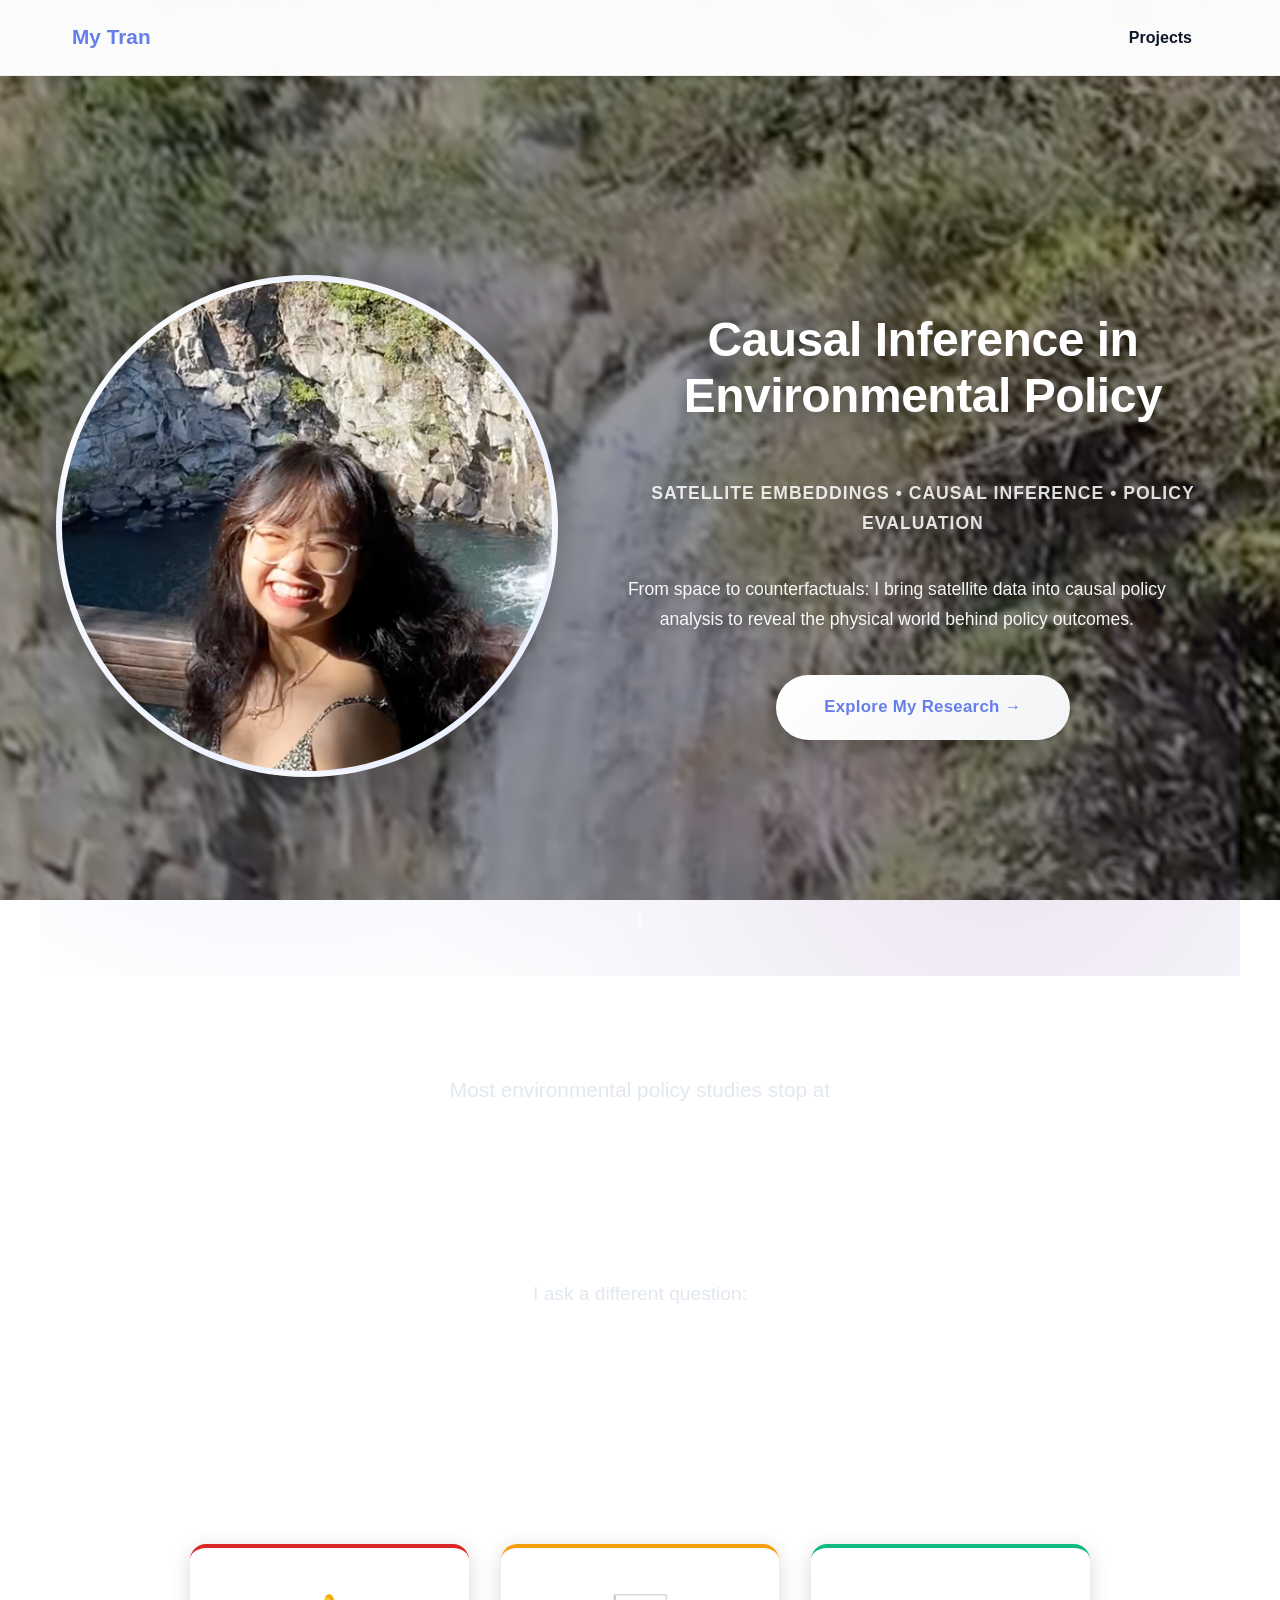
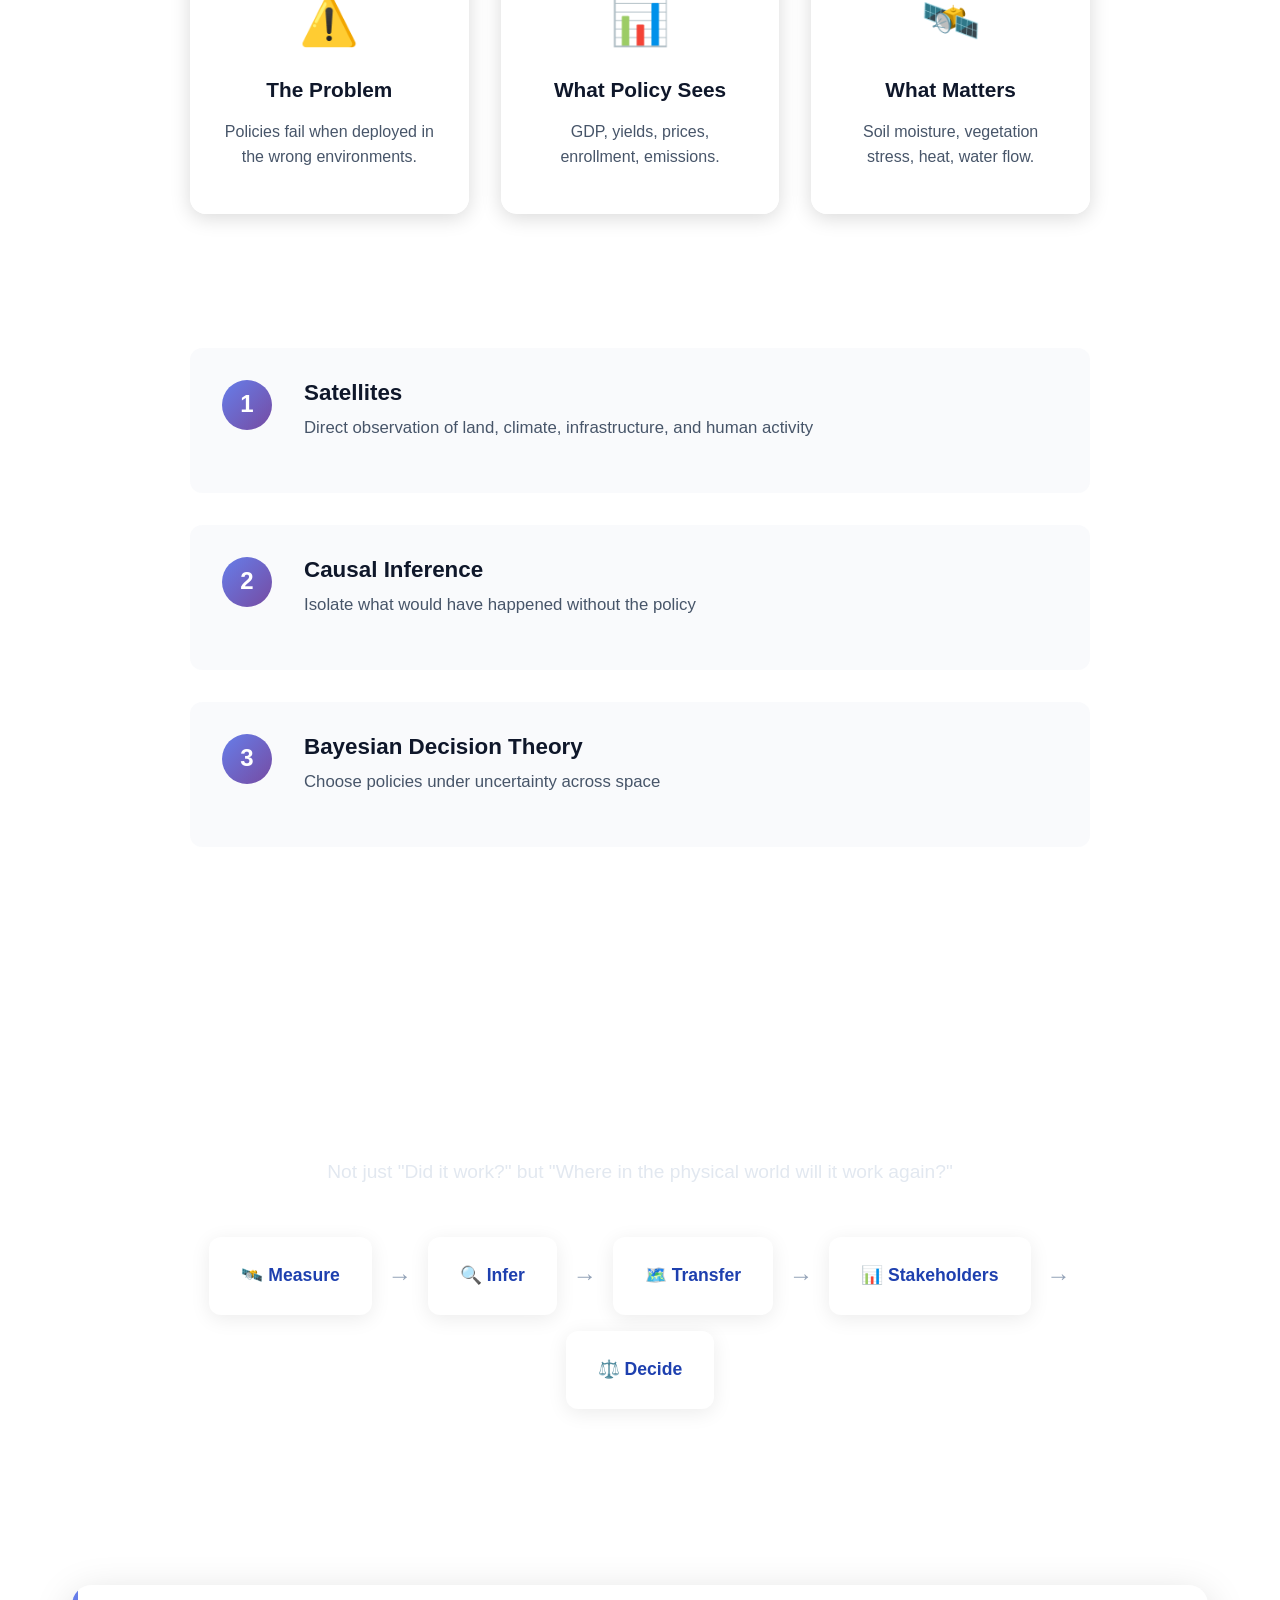
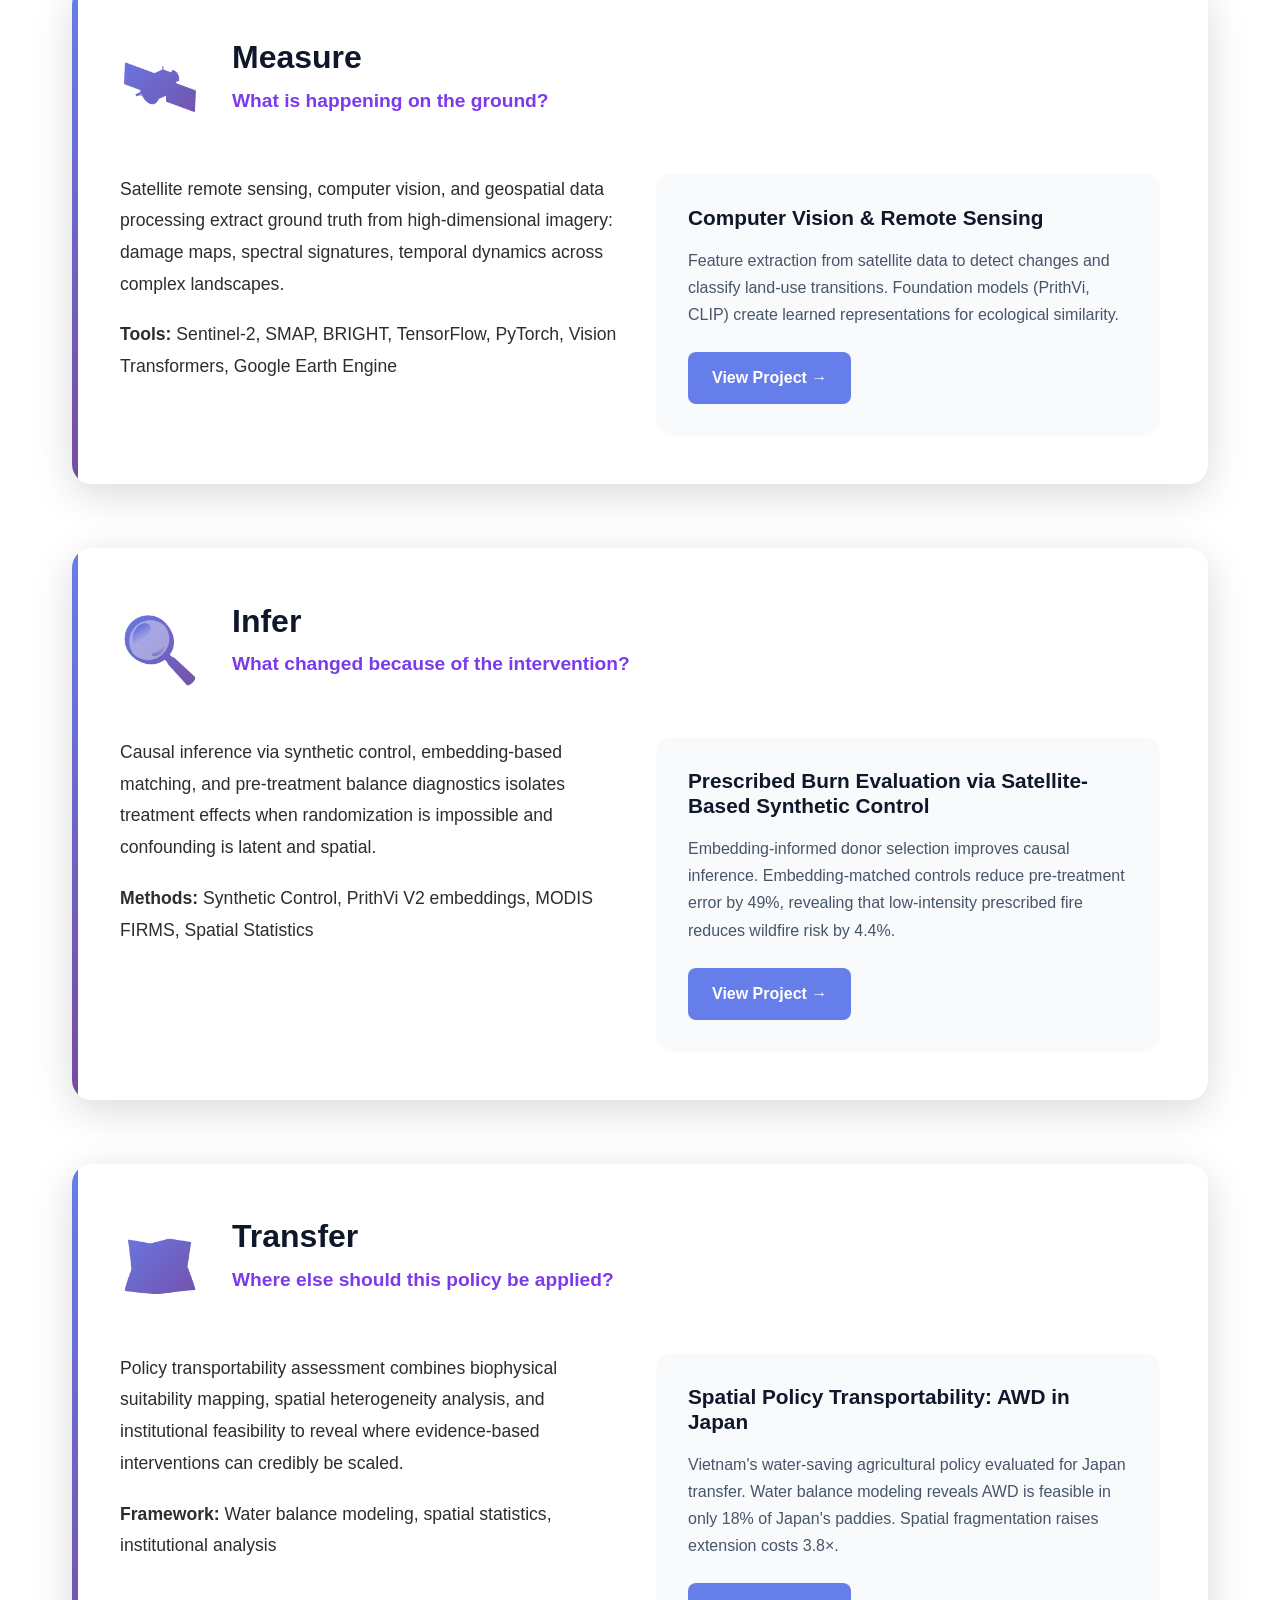
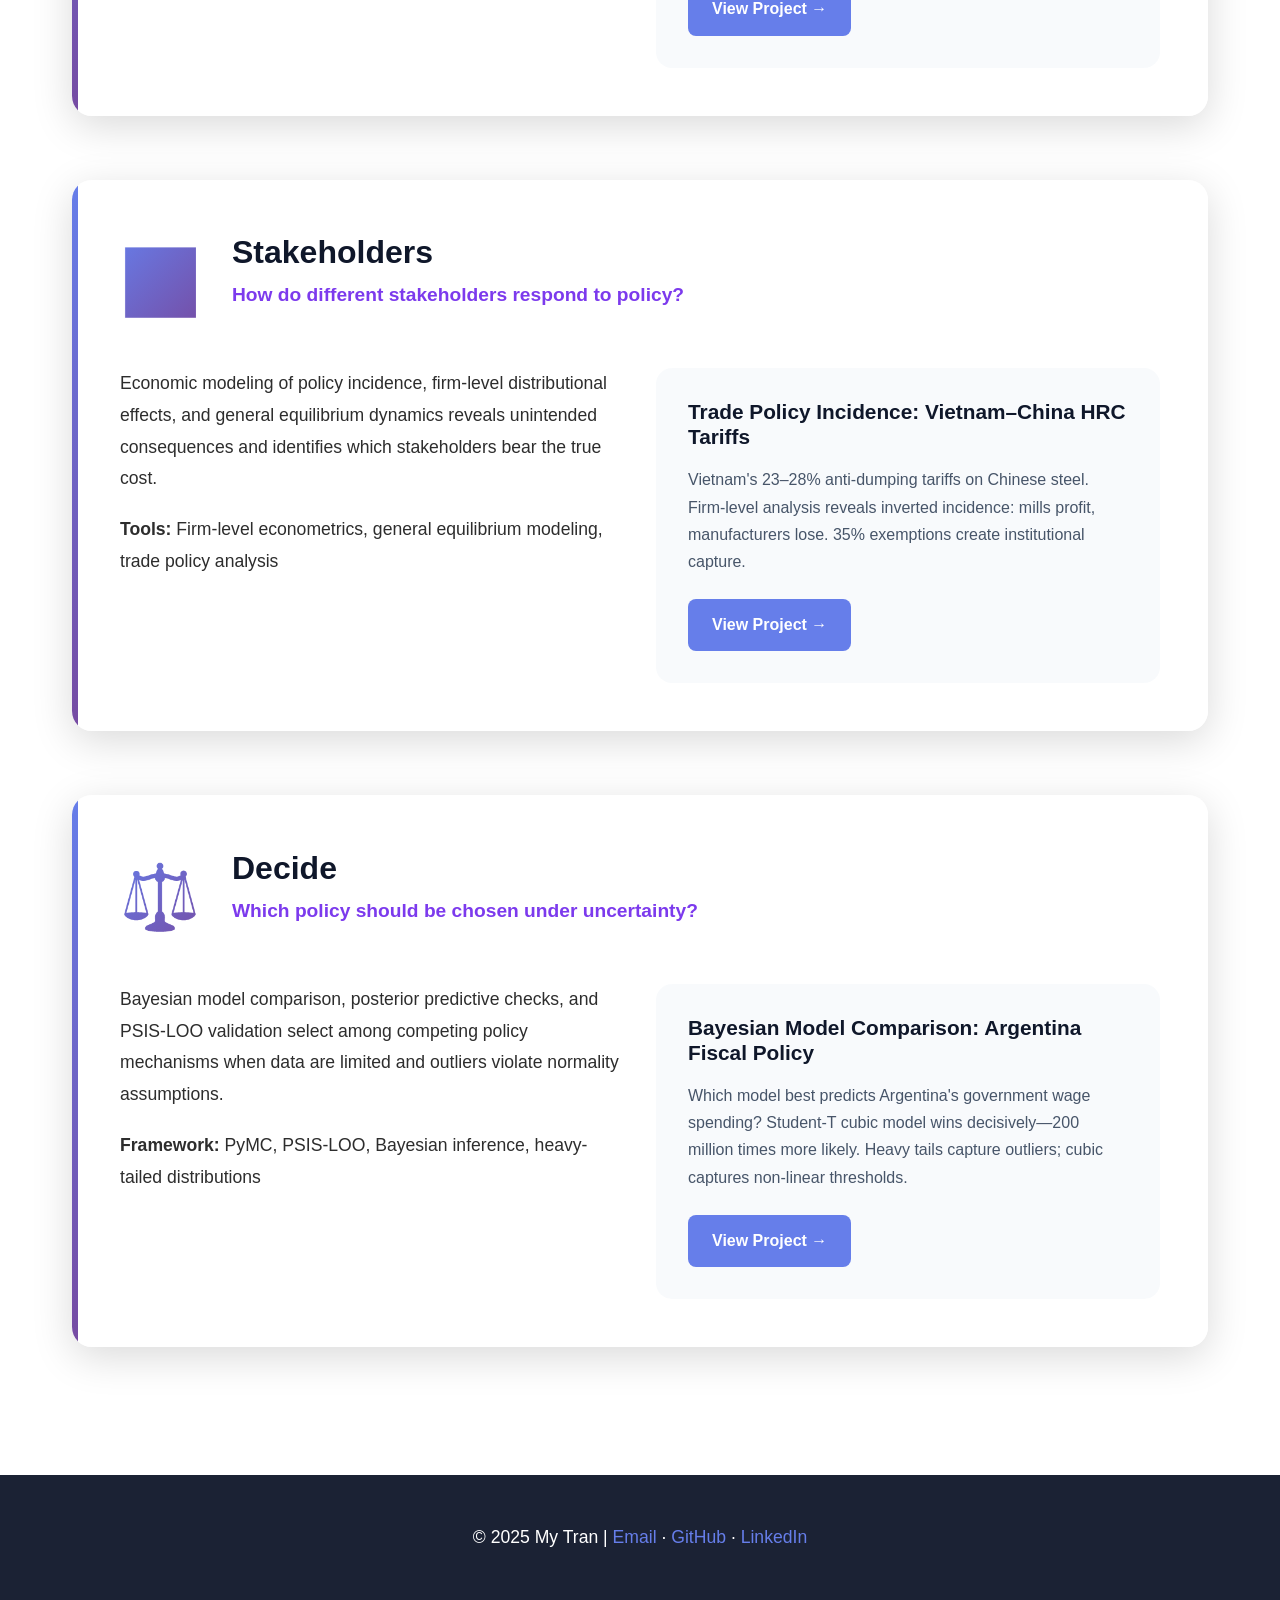
<file: index.html>
<!DOCTYPE html>
<html lang="en">
<head>
    <meta charset="UTF-8">
    <meta name="viewport" content="width=device-width, initial-scale=1.0">
    <title>My Tran | Policy Intelligence Research</title>
    <link rel="stylesheet" href="shared.css">
    <style>
        /* Interactive Story Homepage */
        html {
            margin: 0;
            padding: 0;
            width: 100%;
            overflow-x: hidden;
        }
        
        body {
            overflow-x: hidden;
            margin: 0;
            padding: 0;
            width: 100%;
            background: linear-gradient(135deg, rgba(0, 0, 0, 0.4) 0%, rgba(0, 0, 0, 0.4) 100%), 
                        url('assets/background.png');
            background-size: cover;
            background-position: center center;
            background-repeat: no-repeat;
            background-attachment: fixed;
        }

        /* Hero Section with Photo */
        .hero-section {
            min-height: 100vh;
            display: flex;
            justify-content: center;
            align-items: center;
            position: relative;
            overflow: hidden;
            padding: 2rem 0;
        }

        .hero-section::before {
            content: '';
            position: absolute;
            top: 0;
            left: 0;
            right: 0;
            bottom: 0;
            background: radial-gradient(circle at 20% 50%, rgba(102, 126, 234, 0.15) 0%, transparent 50%),
                        radial-gradient(circle at 80% 80%, rgba(118, 75, 162, 0.15) 0%, transparent 50%);
            pointer-events: none;
        }

        .hero-content {
            width: 100%;
            margin: 0;
            padding: 0 1rem;
            display: grid;
            grid-template-columns: 1fr 1.2fr;
            gap: 4rem;
            align-items: center;
            position: relative;
            z-index: 1;
        }

        .hero-photo {
            position: relative;
            animation: fadeInLeft 1s ease-out;
        }

        .photo-frame {
            width: 100%;
            aspect-ratio: 1;
            border-radius: 50%;
            border: 6px solid rgba(255,255,255,0.3);
            box-shadow: 0 20px 60px rgba(0,0,0,0.3);
            overflow: hidden;
            background: linear-gradient(135deg, #f8fafc 0%, #e0e7ff 100%);
            display: flex;
            align-items: center;
            justify-content: center;
            font-size: 8rem;
            transition: transform 0.3s ease;
        }

        .photo-frame:hover {
            transform: scale(1.05) rotate(2deg);
        }

        .hero-text {
            color: white;
            animation: fadeInRight 1s ease-out;
        }

        .hero-text h1 {
            font-size: 3rem;
            font-weight: 900;
            margin-bottom: 3.5rem;
            line-height: 1.15;
            text-shadow: 0 4px 20px rgba(0,0,0,0.3);
            letter-spacing: -0.01em;
            color: #ffffff;
        }
        
        .hero-text .branding {
            display: block;
            font-size: 1.1rem;
            font-weight: 600;
            letter-spacing: 1px;
            margin-bottom: 2.3rem;
            color: rgba(255, 255, 255, 0.85);
            text-transform: uppercase;
        }
        
        .hero-text .tagline {
            font-size: 1.1rem;
            font-weight: 400;
            margin-bottom: 2.5rem;
            color: rgba(255, 255, 255, 0.95);
            line-height: 1.7;
            text-shadow: 0 2px 10px rgba(0,0,0,0.3);
            max-width: 550px;
        }

        .hero-text .cta {
            display: inline-flex;
            align-items: center;
            gap: 0.75rem;
            padding: 1.1rem 3rem;
            background: linear-gradient(135deg, #ffffff 0%, #f3f4f6 100%);
            color: #667eea;
            font-weight: 700;
            font-size: 1.05rem;
            border-radius: 50px;
            text-decoration: none;
            box-shadow: 0 12px 40px rgba(0,0,0,0.25);
            transition: all 0.3s ease;
            letter-spacing: 0.3px;
        }

        .hero-text .cta:hover {
            transform: translateY(-4px);
            box-shadow: 0 18px 50px rgba(0,0,0,0.35);
            background: linear-gradient(135deg, #f3f4f6 0%, #ffffff 100%);
        }

        /* Scroll Indicator */
        .scroll-indicator {
            position: absolute;
            bottom: 2rem;
            left: 50%;
            transform: translateX(-50%);
            animation: bounce 2s infinite;
            color: white;
            font-size: 2rem;
            opacity: 0.7;
        }

        @keyframes bounce {
            0%, 20%, 50%, 80%, 100% { transform: translateX(-50%) translateY(0); }
            40% { transform: translateX(-50%) translateY(-10px); }
            60% { transform: translateX(-50%) translateY(-5px); }
        }

        @keyframes fadeInLeft {
            from { opacity: 0; transform: translateX(-50px); }
            to { opacity: 1; transform: translateX(0); }
        }

        @keyframes fadeInRight {
            from { opacity: 0; transform: translateX(50px); }
            to { opacity: 1; transform: translateX(0); }
        }

        /* Story Section */
        .story-section {
            padding: 6rem 2rem;
            background: transparent;
        }

        .story-content {
            max-width: 1000px;
            margin: 0 auto;
        }

        .story-title {
            font-size: 2.8rem;
            color: #ffffff;
            margin-bottom: 3rem;
            text-align: center;
        }

        /* Problem Statement */
        .problem-statement {
            text-align: center;
            margin-bottom: 4rem;
        }

        .large-text {
            font-size: 1.3rem;
            color: #e2e8f0;
            margin-bottom: 1rem;
        }

        .question-highlight {
            font-size: 2.2rem;
            color: #ffffff;
            font-weight: 700;
            margin: 1rem 0;
        }

        .sub-text {
            font-size: 1.1rem;
            color: #94a3b8;
            font-style: italic;
        }

        /* My Approach */
        .my-approach {
            text-align: center;
            margin: 4rem 0;
            padding: 3rem 2rem;
            border-radius: 16px;
        }

        .intro-text {
            font-size: 1.2rem;
            color: #e2e8f0;
            margin-bottom: 1rem;
        }

        .my-question {
            font-size: 2rem;
            color: #ffffff;
            font-weight: 700;
            line-height: 1.4;
        }

        /* Insight Cards */
        .insight-cards {
            display: grid;
            grid-template-columns: repeat(3, 1fr);
            gap: 2rem;
            margin: 4rem 0;
        }

        .insight-card {
            background: rgba(255, 255, 255, 0.95);
            border-radius: 16px;
            padding: 2rem;
            box-shadow: 0 4px 20px rgba(0,0,0,0.15);
            text-align: center;
            transition: transform 0.3s ease, box-shadow 0.3s ease;
        }

        .insight-card:hover {
            transform: translateY(-8px);
            box-shadow: 0 12px 40px rgba(0,0,0,0.15);
        }

        .insight-card.problem {
            border-top: 4px solid #dc2626;
        }

        .insight-card.gap {
            border-top: 4px solid #f59e0b;
        }

        .insight-card.solution {
            border-top: 4px solid #10b981;
        }

        .card-icon {
            font-size: 3rem;
            margin-bottom: 1rem;
        }

        .insight-card h4 {
            font-size: 1.3rem;
            color: #0f172a;
            margin-bottom: 1rem;
        }

        .insight-card p {
            font-size: 1rem;
            color: #475569;
            line-height: 1.6;
            margin-bottom: 0.75rem;
        }

        .card-detail {
            font-size: 0.9rem !important;
            color: #94a3b8 !important;
            font-style: italic;
        }

        /* Method Stack */
        .method-stack {
            margin: 4rem 0;
        }

        .method-intro {
            font-size: 1.4rem;
            color: #ffffff;
            font-weight: 600;
            margin-bottom: 2rem;
            text-align: center;
        }

        .method-item {
            display: flex;
            align-items: flex-start;
            gap: 2rem;
            margin-bottom: 2rem;
            padding: 2rem;
            background: rgba(248, 250, 252, 0.85);
            border-radius: 12px;
            transition: all 0.3s ease;
        }

        .method-item:hover {
            background: #eef2ff;
            transform: translateX(10px);
        }

        .method-number {
            flex-shrink: 0;
            width: 50px;
            height: 50px;
            background: linear-gradient(135deg, #667eea 0%, #764ba2 100%);
            color: white;
            font-size: 1.5rem;
            font-weight: 700;
            border-radius: 50%;
            display: flex;
            align-items: center;
            justify-content: center;
        }

        .method-content h4 {
            font-size: 1.4rem;
            color: #0f172a;
            margin-bottom: 0.5rem;
        }

        .method-content p {
            font-size: 1.05rem;
            color: #475569;
            line-height: 1.6;
        }

        /* Closing Statement */
        .closing-statement {
            text-align: center;
            margin: 5rem 0 3rem;
            padding: 3rem 2rem;
            background: linear-gradient(135deg, #0f172a 0%, #1e293b 100%);
            border-radius: 20px;
            color: white;
        }

        .big-idea {
            font-size: 1.8rem;
            line-height: 1.5;
            margin: 1rem 0;
        }

        .big-idea em {
            color: #94a3b8;
            font-style: normal;
        }

        .big-idea strong {
            color: #60a5fa;
            font-weight: 700;
        }

        @media (max-width: 968px) {
            .insight-cards {
                grid-template-columns: 1fr;
            }

            .question-highlight {
                font-size: 1.6rem;
            }

            .my-question {
                font-size: 1.5rem;
            }
        }

        .story-content h2 {
            font-size: 2.5rem;
            color: #0f172a;
            margin-bottom: 1.5rem;
        }

        .story-content .lead {
            font-size: 1.3rem;
            color: #475569;
            line-height: 1.8;
            margin-bottom: 3rem;
        }

        /* Interactive Pipeline */
        .pipeline-intro {
            background: transparent;
            padding: 5rem 2rem;
            text-align: center;
        }

        .pipeline-intro h2 {
            font-size: 2.8rem;
            color: #ffffff;
            margin-bottom: 1rem;
        }

        .pipeline-intro p {
            font-size: 1.2rem;
            color: #e2e8f0;
            max-width: 800px;
            margin: 0 auto 3rem;
        }

        .pipeline-visual {
            display: flex;
            justify-content: center;
            align-items: center;
            gap: 1rem;
            flex-wrap: wrap;
            margin: 2rem auto;
            max-width: 1000px;
        }

        .pipeline-step {
            background: white;
            padding: 1.5rem 2rem;
            border-radius: 12px;
            box-shadow: 0 4px 20px rgba(0,0,0,0.08);
            font-weight: 700;
            color: #1e40af;
            font-size: 1.1rem;
            transition: all 0.3s ease;
            cursor: pointer;
        }

        .pipeline-step:hover {
            transform: translateY(-5px);
            box-shadow: 0 8px 30px rgba(30,64,175,0.15);
        }

        .pipeline-arrow {
            font-size: 1.5rem;
            color: #94a3b8;
        }

        /* Stage Cards - Reveal on Scroll */
        .stages-container {
            max-width: 1200px;
            margin: 0 auto;
            padding: 4rem 2rem;
        }

        .stage-card {
            background: rgba(255, 255, 255, 0.9);
            border-radius: 20px;
            padding: 3rem;
            margin-bottom: 4rem;
            box-shadow: 0 10px 40px rgba(0,0,0,0.15);
            opacity: 0;
            transform: translateY(50px);
            transition: all 0.6s ease;
            position: relative;
            overflow: hidden;
        }

        .stage-card.visible {
            opacity: 1;
            transform: translateY(0);
        }

        .stage-card::before {
            content: '';
            position: absolute;
            top: 0;
            left: 0;
            width: 6px;
            height: 100%;
            background: linear-gradient(to bottom, #667eea, #764ba2);
        }

        .stage-header {
            display: flex;
            align-items: center;
            gap: 2rem;
            margin-bottom: 2rem;
        }

        .stage-icon {
            font-size: 4rem;
            background: linear-gradient(135deg, #667eea 0%, #764ba2 100%);
            -webkit-background-clip: text;
            -webkit-text-fill-color: transparent;
            background-clip: text;
        }

        .stage-info h3 {
            font-size: 2rem;
            color: #0f172a;
            margin-bottom: 0.5rem;
        }

        .stage-question {
            font-size: 1.2rem;
            color: #7c3aed;
            font-weight: 600;
        }

        .stage-body {
            display: grid;
            grid-template-columns: 1fr 1fr;
            gap: 2rem;
            margin-top: 2rem;
        }

        .stage-description {
            font-size: 1.1rem;
            line-height: 1.8;
            color: #0f172a;
        }

        .stage-project-card {
            background: rgba(248, 250, 252, 0.9);
            padding: 2rem;
            border-radius: 16px;
            transition: all 0.3s ease;
        }

        .stage-project-card:hover {
            transform: translateX(10px);
            box-shadow: 0 5px 20px rgba(102,126,234,0.2);
        }

        .stage-project-card h4 {
            font-size: 1.3rem;
            color: #0f172a;
            margin-bottom: 1rem;
        }

        .stage-project-card p {
            font-size: 1rem;
            color: #475569;
            line-height: 1.7;
            margin-bottom: 1.5rem;
        }

        .project-btn {
            display: inline-flex;
            align-items: center;
            gap: 0.5rem;
            padding: 0.75rem 1.5rem;
            background: #667eea;
            color: white;
            font-weight: 700;
            border-radius: 8px;
            text-decoration: none;
            transition: all 0.3s ease;
        }

        .project-btn:hover {
            background: #764ba2;
            transform: translateX(5px);
        }

        /* Navigation */
        nav {
            background: rgba(255,255,255,0.98);
            backdrop-filter: blur(10px);
            border-bottom: 1px solid rgba(0,0,0,0.05);
            padding: 0;
            position: sticky;
            top: 0;
            z-index: 100;
            box-shadow: 0 2px 10px rgba(0,0,0,0.1);
        }

        .nav-inner {
            max-width: 1200px;
            margin: 0 auto;
            padding: 1rem 2rem;
            display: flex;
            align-items: center;
            justify-content: space-between;
        }

        .brand {
            font-size: 1.3rem;
            font-weight: 800;
            color: #667eea;
            text-decoration: none;
            transition: all 0.3s ease;
        }

        .brand:hover {
            color: #764ba2;
        }

        .nav-links {
            display: flex;
            gap: 1.5rem;
        }

        .nav-links a {
            color: #0f172a;
            font-weight: 600;
            text-decoration: none;
            border-bottom: none;
            padding: 0.5rem 1rem;
            border-radius: 8px;
            transition: all 0.3s ease;
        }

        .nav-links a:hover {
            background: #eef2ff;
            color: #667eea;
        }

        footer {
            text-align: center;
            padding: 3rem 2rem;
            background: rgba(15, 23, 42, 0.95);
            color: #94a3b8;
        }

        footer a {
            color: #667eea;
            text-decoration: none;
            transition: color 0.3s ease;
        }

        footer a:hover {
            color: #764ba2;
        }
        .story-section {
            background: transparent;
            padding: 6rem 2rem;
        }

        .story-content {
            max-width: 900px;
            margin: 0 auto;
        }

        .story-title {
            font-size: 2.5rem;
            margin-bottom: 2rem;
            color: #1e293b;
        }

        .story-line {
            font-size: 1.25rem;
            line-height: 1.7;
            margin-bottom: 1.5rem;
            color: #334155;
        }

        .highlighted-question {
            color: #1d4ed8;
            font-weight: 600;
        }

        .story-grid {
            display: grid;
            grid-template-columns: 1fr 1fr;
            gap: 1.5rem;
            margin: 2.5rem 0;
        }

        .story-card {
            background: white;
            border-radius: 12px;
            padding: 1.5rem;
            box-shadow: 0 10px 25px rgba(0,0,0,0.06);
            transition: transform 0.3s ease;
        }

        .story-card:hover {
            transform: translateY(-6px);
        }

        .story-card.accent {
            border-left: 4px solid #2563eb;
        }

        .hover-term {
            position: relative;
            color: #2563eb;
            cursor: pointer;
            border-bottom: 1px dashed #2563eb;
        }

        .hover-box {
            position: absolute;
            bottom: 130%;
            left: 0;
            background: #0f172a;
            color: white;
            padding: 0.75rem 1rem;
            border-radius: 8px;
            font-size: 0.9rem;
            opacity: 0;
            pointer-events: none;
            transition: opacity 0.25s ease;
            width: 260px;
        }

        .hover-term:hover .hover-box {
            opacity: 1;
        }

        .story-closing {
            margin-top: 3rem;
            font-size: 1.4rem;
            color: #020617;
        }

        @media (max-width: 968px) {
            .hero-content {
                grid-template-columns: 1fr;
                text-align: center;
            }

            .photo-frame {
                margin: 0 auto;
            }

            .hero-text h1 {
                font-size: 2.5rem;
            }

            .stage-body {
                grid-template-columns: 1fr;
            }

            .pipeline-visual {
                flex-direction: column;
            }

            .pipeline-arrow {
                transform: rotate(90deg);
            }
            .pipeline {
            display: flex;
            flex-direction: column;
            gap: 4rem;
            margin-top: 6rem;
        }

            .pipeline-stage {
                display: grid;
                grid-template-columns: 220px 1fr 380px;
                gap: 2rem;
                align-items: center;
                position: relative;
            }

            .pipeline-stage::before {
                content: "";
                position: absolute;
                left: 110px;
                top: -60px;
                bottom: -60px;
                width: 2px;
                background: linear-gradient(to bottom, transparent, #c7d2fe, transparent);
            }

            .pipeline-left h3 {
                font-size: 1.6rem;
                margin-bottom: .25rem;
            }

            .pipeline-question {
                color: #2563eb;
                font-size: 0.95rem;
            }

            .pipeline-icon {
                font-size: 2.2rem;
                margin-bottom: .5rem;
            }

            .pipeline-center {
                font-size: 1.1rem;
                color: #334155;
            }

            .pipeline-tools {
                display: block;
                margin-top: .75rem;
                font-size: .85rem;
                color: #64748b;
            }

            .pipeline-project {
                background: white;
                border-radius: 14px;
                padding: 1.5rem;
                box-shadow: 0 15px 40px rgba(0,0,0,.08);
                transform: translateX(40px);
                opacity: .8;
                transition: all .4s ease;
            }

            .pipeline-stage:hover .pipeline-project {
                transform: translateX(0);
                opacity: 1;
            }

        }
    </style>
</head>
<body>
    <nav>
        <div class="nav-inner">
            <a href="index.html" class="brand">My Tran</a>
            <div class="nav-links">
                <a href="projects.html">Projects</a>
            </div>
        </div>
    </nav>

    <!-- Hero Section with Photo -->
    <section class="hero-section">
        <div class="hero-content">
            <div class="hero-photo">
                <div class="photo-frame">
                    <img src="assets/profile.png" alt="My Tran" style="width:100%;height:100%;object-fit:cover;">
                </div>
            </div>
            <div class="hero-text">
                <h1>Causal Inference in Environmental Policy</h1>
                <div class="branding">Satellite Embeddings • Causal Inference • Policy Evaluation</div>
                <p class="tagline">
                    From space to counterfactuals: I bring satellite data into causal policy analysis to reveal the physical world behind policy outcomes.
                </p>
                <a href="#story" class="cta">Explore My Research →</a>
            </div>
        </div>
        <div class="scroll-indicator">↓</div>
    </section>

    <!-- Story Section -->
    <section id="story" class="story-section">
        <div class="story-content">

            <div class="problem-statement">
                <p class="large-text">Most environmental policy studies stop at</p>
                <h3 class="question-highlight">"Did it work there?"</h3>
            </div>

            <div class="my-approach">
                <p class="intro-text">I ask a different question:</p>
                <h3 class="my-question">"What physical and social conditions made it work, and where else do those conditions exist?"</h3>
            </div>

            <div class="insight-cards">
                <div class="insight-card problem">
                    <div class="card-icon">⚠️</div>
                    <h4>The Problem</h4>
                    <p>Policies fail when deployed in the wrong environments.</p>
                </div>

                <div class="insight-card gap">
                    <div class="card-icon">📊</div>
                    <h4>What Policy Sees</h4>
                    <p>GDP, yields, prices, enrollment, emissions.</p>
                </div>

                <div class="insight-card solution">
                    <div class="card-icon">🛰️</div>
                    <h4>What Matters</h4>
                    <p>Soil moisture, vegetation stress, heat, water flow.</p>
                </div>
            </div>

            <div class="method-stack">
                <p class="method-intro">My research uses three tools:</p>
                
                <div class="method-item">
                    <div class="method-number">1</div>
                    <div class="method-content">
                        <h4>Satellites</h4>
                        <p>Direct observation of land, climate, infrastructure, and human activity</p>
                    </div>
                </div>

                <div class="method-item">
                    <div class="method-number">2</div>
                    <div class="method-content">
                        <h4>Causal Inference</h4>
                        <p>Isolate what would have happened without the policy</p>
                    </div>
                </div>

                <div class="method-item">
                    <div class="method-number">3</div>
                    <div class="method-content">
                        <h4>Bayesian Decision Theory</h4>
                        <p>Choose policies under uncertainty across space</p>
                    </div>
                </div>
            </div>

        </div>
    </section>


    <!-- Interactive Pipeline Introduction -->
    <section class="pipeline-intro">
        <h2>My Methodological Pipeline</h2>
        <p>Not just "Did it work?" but "Where in the physical world will it work again?"</p>
        <div class="pipeline-visual">
            <div class="pipeline-step">🛰️ Measure</div>
            <div class="pipeline-arrow">→</div>
            <div class="pipeline-step">🔍 Infer</div>
            <div class="pipeline-arrow">→</div>
            <div class="pipeline-step">🗺️ Transfer</div>
            <div class="pipeline-arrow">→</div>
            <div class="pipeline-step">📊 Stakeholders</div>
            <div class="pipeline-arrow">→</div>
            <div class="pipeline-step">⚖️ Decide</div>
        </div>
    </section>

    <!-- Stage Cards with Scroll Animation -->
    <div class="stages-container">
        
        <!-- STAGE 1: MEASURE -->
        <div class="stage-card" data-stage="measure">
            <div class="stage-header">
                <div class="stage-icon">🛰️</div>
                <div class="stage-info">
                    <h3>Measure</h3>
                    <p class="stage-question">What is happening on the ground?</p>
                </div>
            </div>
            <div class="stage-body">
                <div class="stage-description">
                    <p>Satellite remote sensing, computer vision, and geospatial data processing extract ground truth from high-dimensional imagery: damage maps, spectral signatures, temporal dynamics across complex landscapes.</p>
                    <p><strong>Tools:</strong> Sentinel-2, SMAP, BRIGHT, TensorFlow, PyTorch, Vision Transformers, Google Earth Engine</p>
                </div>
                <div class="stage-project-card">
                    <h4>Computer Vision & Remote Sensing</h4>
                    <p>Feature extraction from satellite data to detect changes and classify land-use transitions. Foundation models (PrithVi, CLIP) create learned representations for ecological similarity.</p>
                    <a href="project-measure.html" class="project-btn">View Project →</a>
                </div>
            </div>
        </div>

        <!-- STAGE 2: INFER -->
        <div class="stage-card" data-stage="infer">
            <div class="stage-header">
                <div class="stage-icon">🔍</div>
                <div class="stage-info">
                    <h3>Infer</h3>
                    <p class="stage-question">What changed because of the intervention?</p>
                </div>
            </div>
            <div class="stage-body">
                <div class="stage-description">
                    <p>Causal inference via synthetic control, embedding-based matching, and pre-treatment balance diagnostics isolates treatment effects when randomization is impossible and confounding is latent and spatial.</p>
                    <p><strong>Methods:</strong> Synthetic Control, PrithVi V2 embeddings, MODIS FIRMS, Spatial Statistics</p>
                </div>
                <div class="stage-project-card">
                    <h4>Prescribed Burn Evaluation via Satellite-Based Synthetic Control</h4>
                    <p>Embedding-informed donor selection improves causal inference. Embedding-matched controls reduce pre-treatment error by 49%, revealing that low-intensity prescribed fire reduces wildfire risk by 4.4%.</p>
                    <a href="project-infer.html" class="project-btn">View Project →</a>
                </div>
            </div>
        </div>

        <!-- STAGE 3: TRANSFER -->
        <div class="stage-card" data-stage="transfer">
            <div class="stage-header">
                <div class="stage-icon">🗺️</div>
                <div class="stage-info">
                    <h3>Transfer</h3>
                    <p class="stage-question">Where else should this policy be applied?</p>
                </div>
            </div>
            <div class="stage-body">
                <div class="stage-description">
                    <p>Policy transportability assessment combines biophysical suitability mapping, spatial heterogeneity analysis, and institutional feasibility to reveal where evidence-based interventions can credibly be scaled.</p>
                    <p><strong>Framework:</strong> Water balance modeling, spatial statistics, institutional analysis</p>
                </div>
                <div class="stage-project-card">
                    <h4>Spatial Policy Transportability: AWD in Japan</h4>
                    <p>Vietnam's water-saving agricultural policy evaluated for Japan transfer. Water balance modeling reveals AWD is feasible in only 18% of Japan's paddies. Spatial fragmentation raises extension costs 3.8×.</p>
                    <a href="project-transfer.html" class="project-btn">View Project →</a>
                </div>
            </div>
        </div>

        <!-- STAGE 4: MODEL -->
        <div class="stage-card" data-stage="model">
            <div class="stage-header">
                <div class="stage-icon">📊</div>
                <div class="stage-info">
                    <h3>Stakeholders</h3>
                    <p class="stage-question">How do different stakeholders respond to policy?</p>
                </div>
            </div>
            <div class="stage-body">
                <div class="stage-description">
                    <p>Economic modeling of policy incidence, firm-level distributional effects, and general equilibrium dynamics reveals unintended consequences and identifies which stakeholders bear the true cost.</p>
                    <p><strong>Tools:</strong> Firm-level econometrics, general equilibrium modeling, trade policy analysis</p>
                </div>
                <div class="stage-project-card">
                    <h4>Trade Policy Incidence: Vietnam–China HRC Tariffs</h4>
                    <p>Vietnam's 23–28% anti-dumping tariffs on Chinese steel. Firm-level analysis reveals inverted incidence: mills profit, manufacturers lose. 35% exemptions create institutional capture.</p>
                    <a href="project-model.html" class="project-btn">View Project →</a>
                </div>
            </div>
        </div>

        <!-- STAGE 5: DECIDE -->
        <div class="stage-card" data-stage="decide">
            <div class="stage-header">
                <div class="stage-icon">⚖️</div>
                <div class="stage-info">
                    <h3>Decide</h3>
                    <p class="stage-question">Which policy should be chosen under uncertainty?</p>
                </div>
            </div>
            <div class="stage-body">
                <div class="stage-description">
                    <p>Bayesian model comparison, posterior predictive checks, and PSIS-LOO validation select among competing policy mechanisms when data are limited and outliers violate normality assumptions.</p>
                    <p><strong>Framework:</strong> PyMC, PSIS-LOO, Bayesian inference, heavy-tailed distributions</p>
                </div>
                <div class="stage-project-card">
                    <h4>Bayesian Model Comparison: Argentina Fiscal Policy</h4>
                    <p>Which model best predicts Argentina's government wage spending? Student-T cubic model wins decisively—200 million times more likely. Heavy tails capture outliers; cubic captures non-linear thresholds.</p>
                    <a href="project-decide.html" class="project-btn">View Project →</a>
                </div>
            </div>
        </div>

    </div>

    <footer>
        <p style="color: white">© 2025 My Tran | <a href="mailto:tran@uni.minerva.edu">Email</a> · <a href="https://github.com/MyTran-GitHub">GitHub</a> · <a href="https://www.linkedin.com/in/mee-tran-34530725b/">LinkedIn</a></p>
    </footer>

    <script src="shared.js"></script>
    <script>
        // Scroll-triggered animation for stage cards
        const observerOptions = {
            threshold: 0.2,
            rootMargin: '0px 0px -100px 0px'
        };

        const observer = new IntersectionObserver((entries) => {
            entries.forEach(entry => {
                if (entry.isIntersecting) {
                    entry.target.classList.add('visible');
                }
            });
        }, observerOptions);

        document.querySelectorAll('.stage-card').forEach(card => {
            observer.observe(card);
        });

        // Smooth scroll for CTA button
        document.querySelector('.cta').addEventListener('click', (e) => {
            e.preventDefault();
            document.querySelector('#story').scrollIntoView({ behavior: 'smooth' });
        });
    </script>
</body>
</html>
</file>
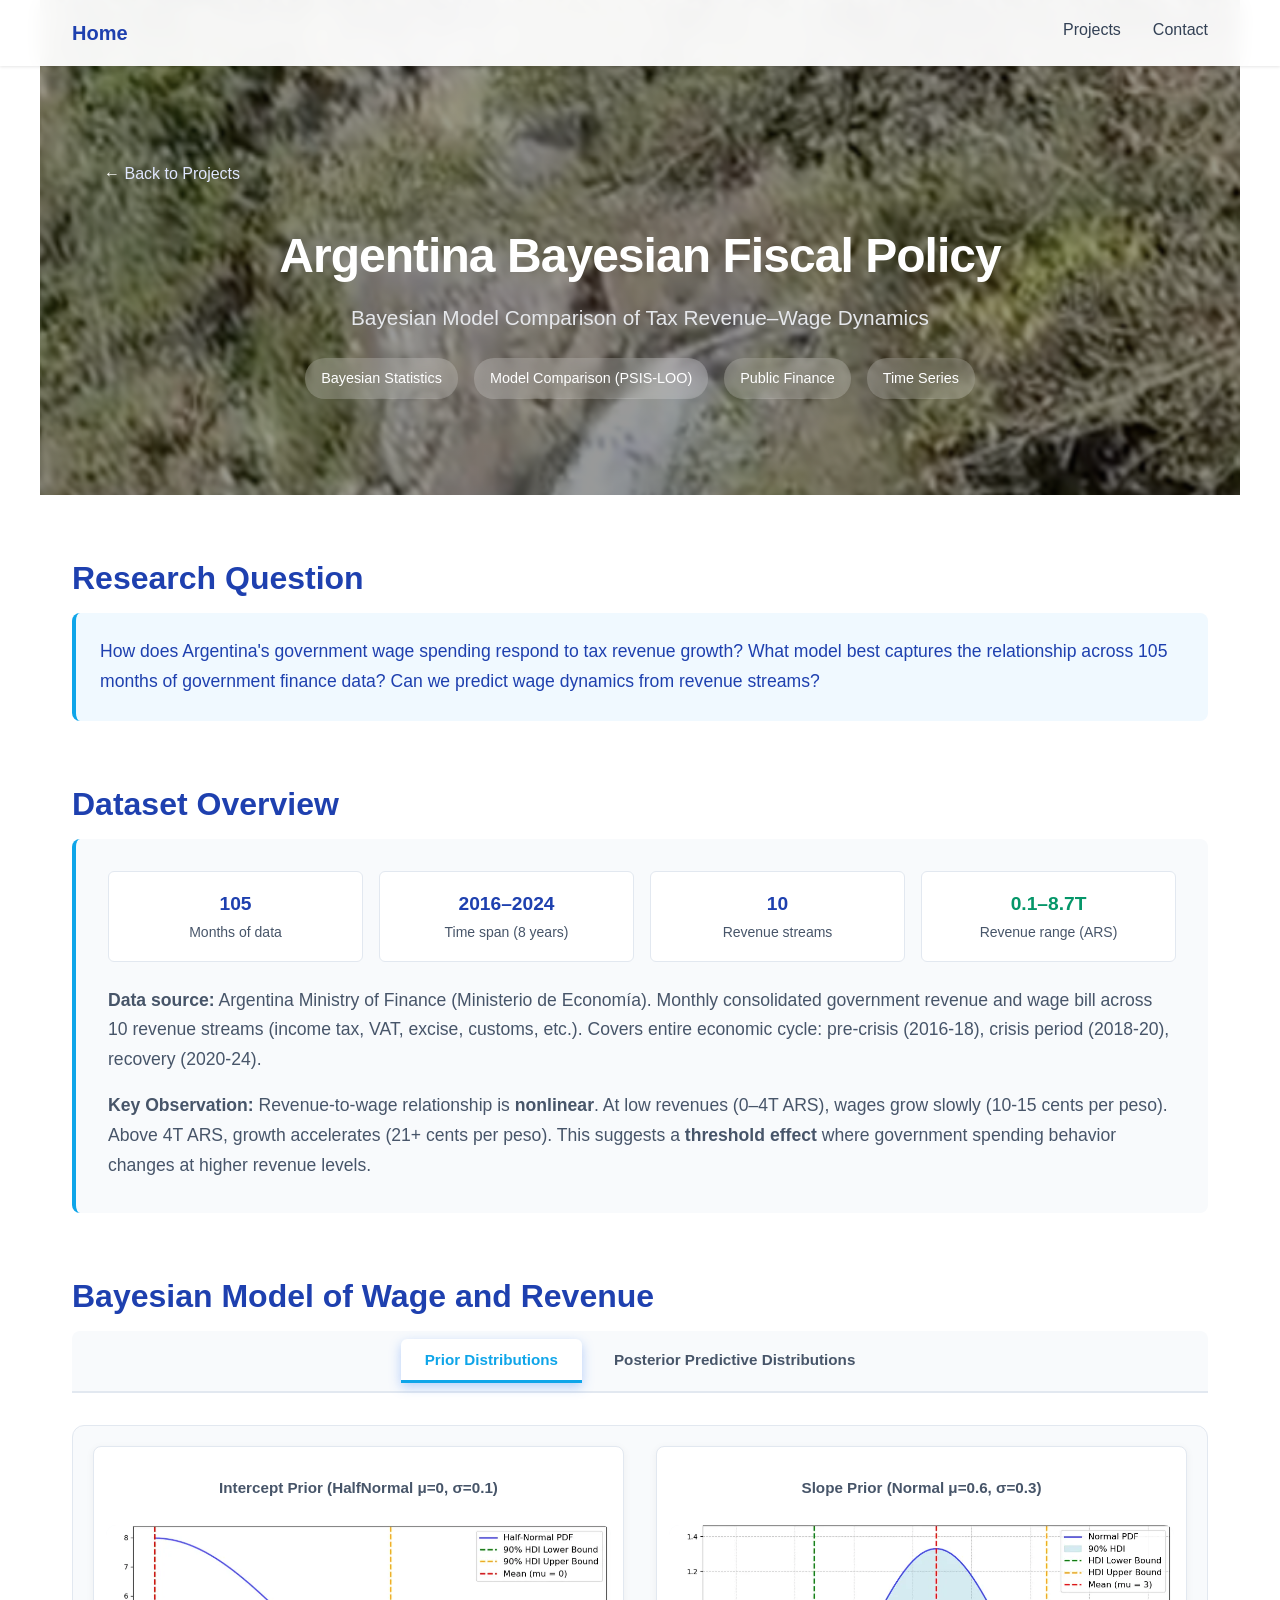
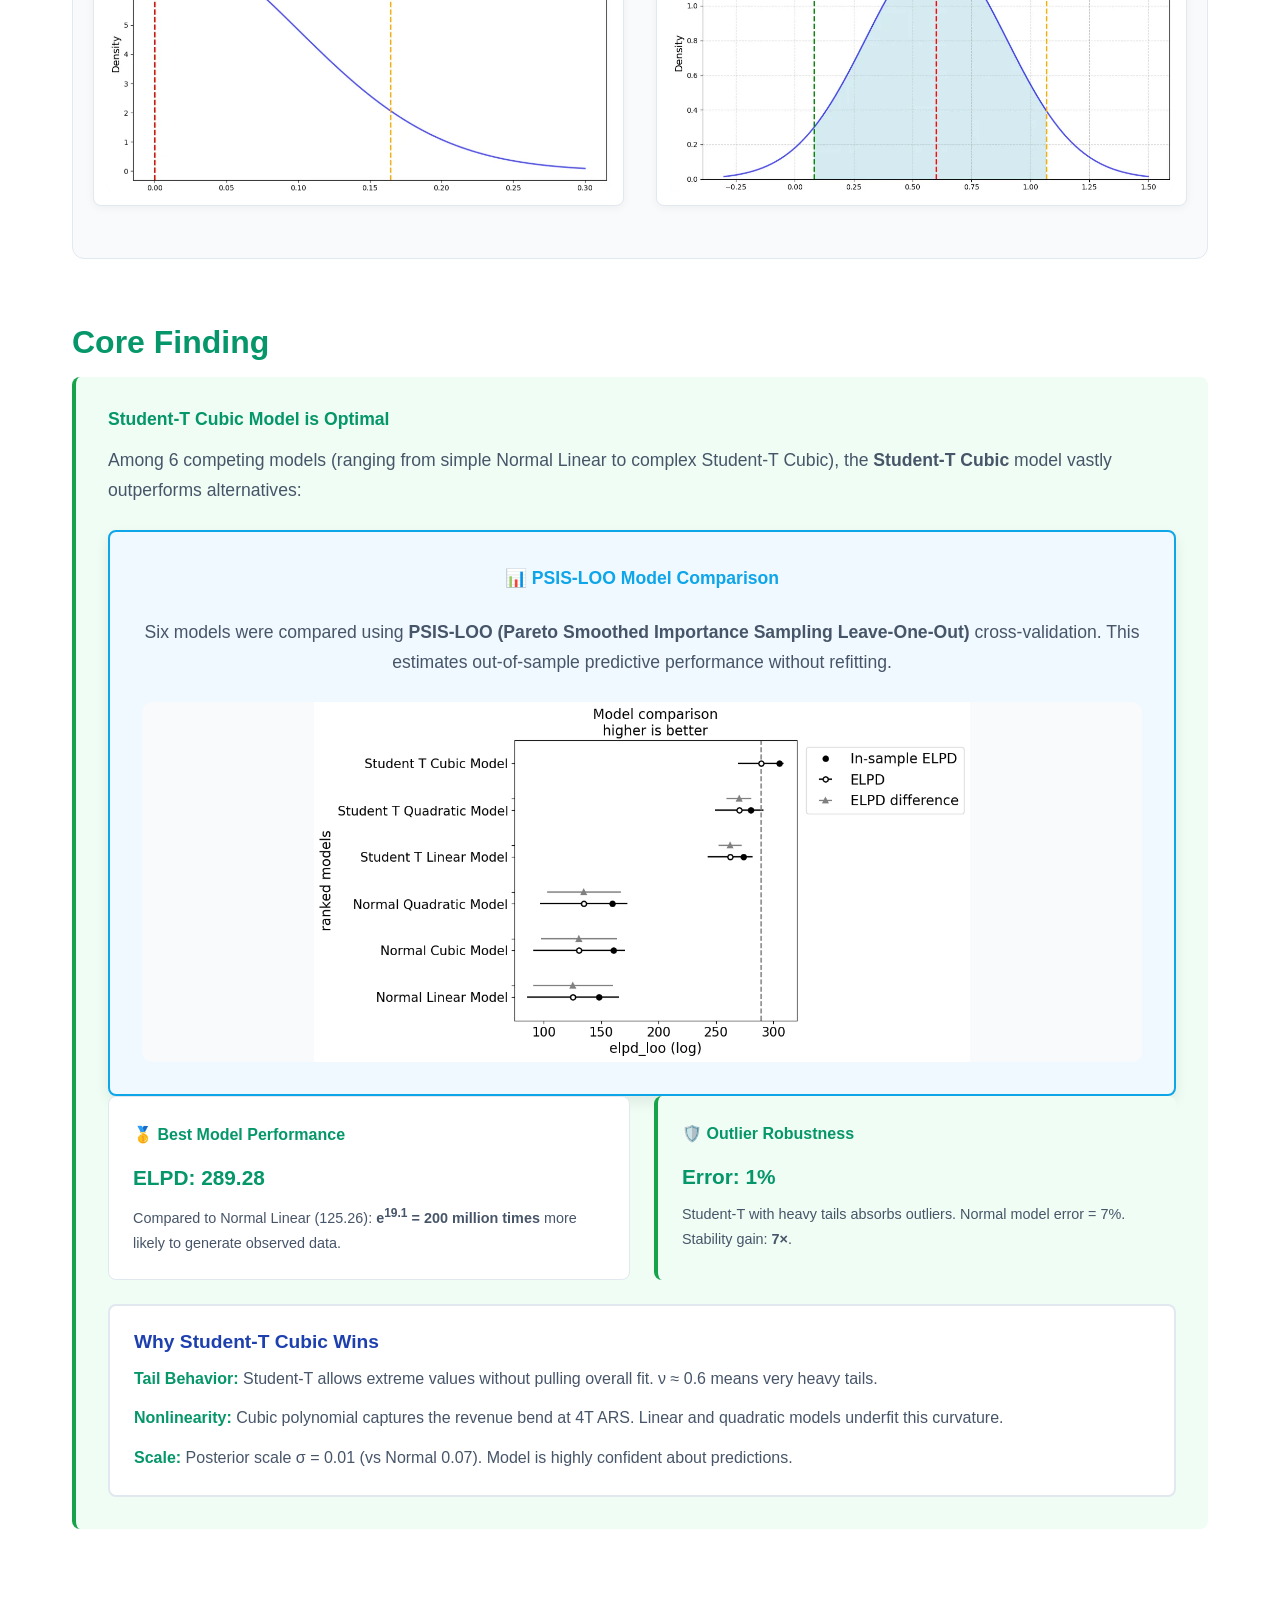
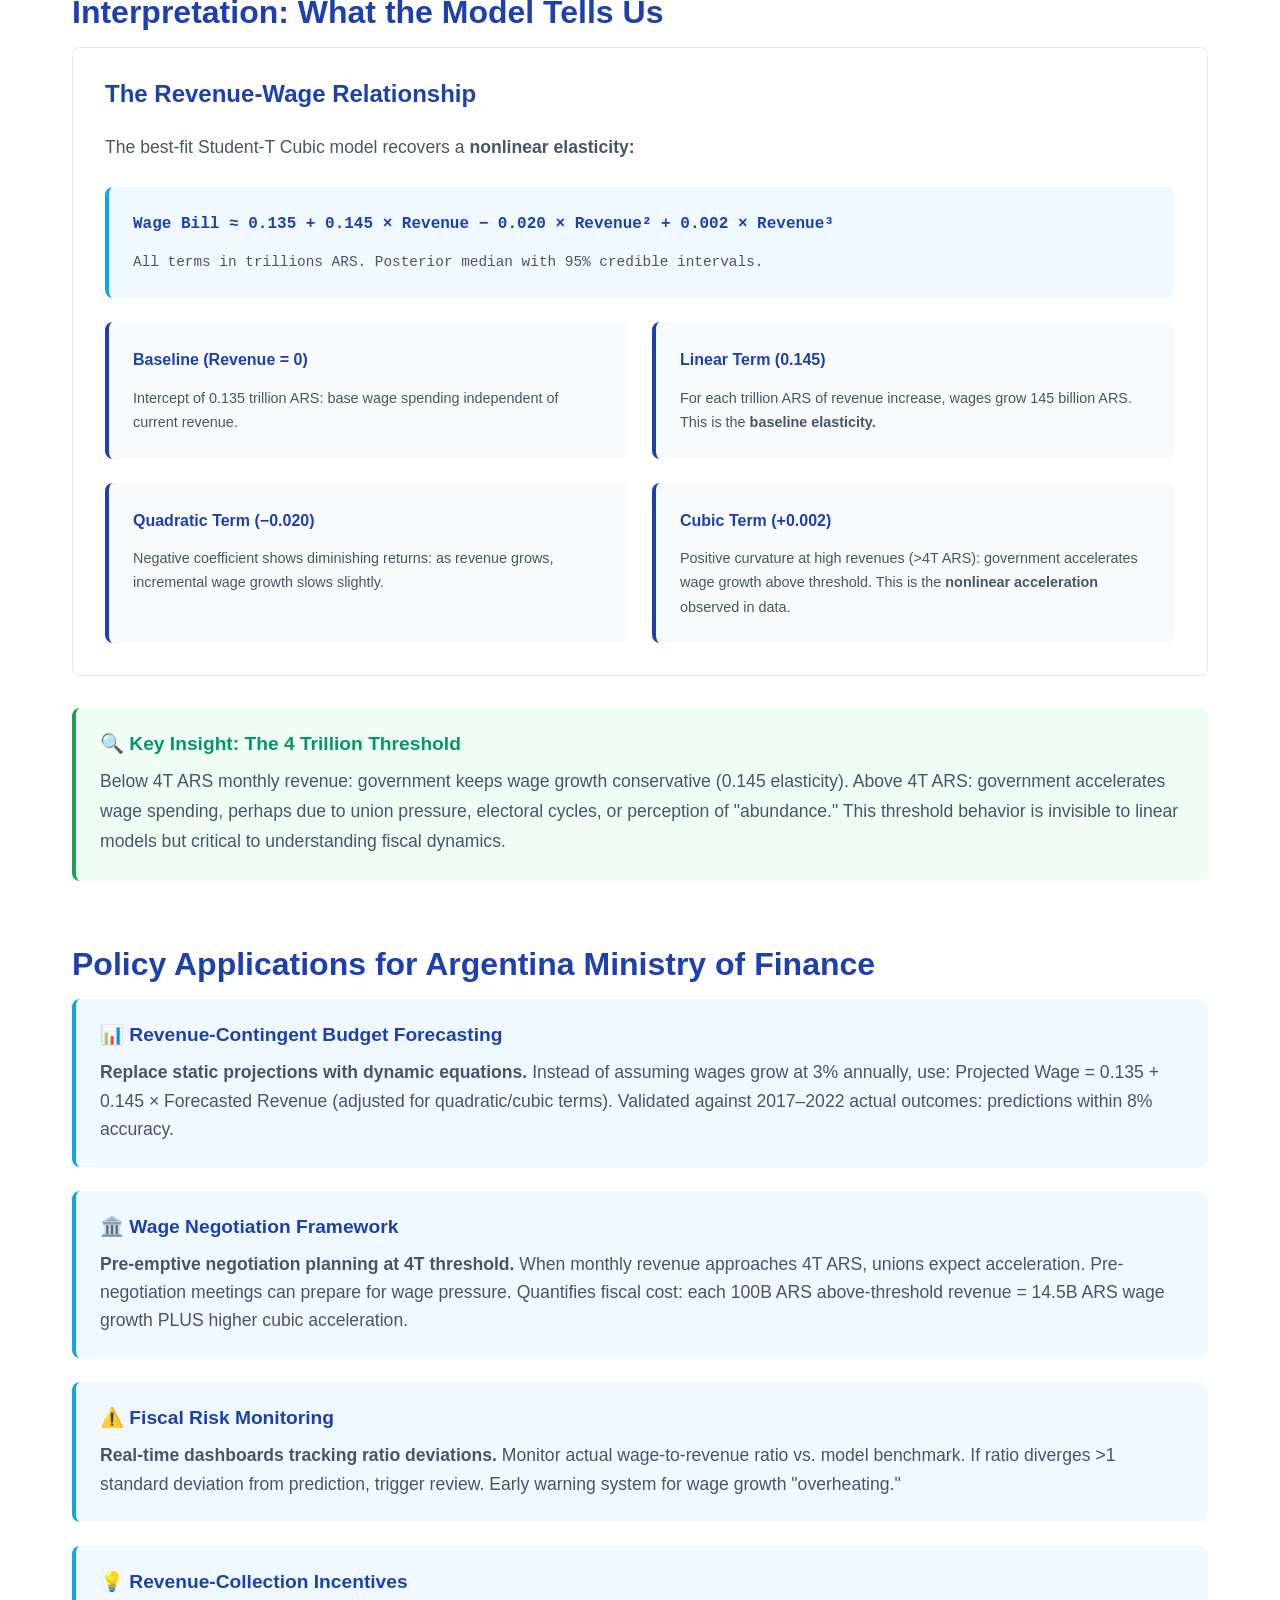
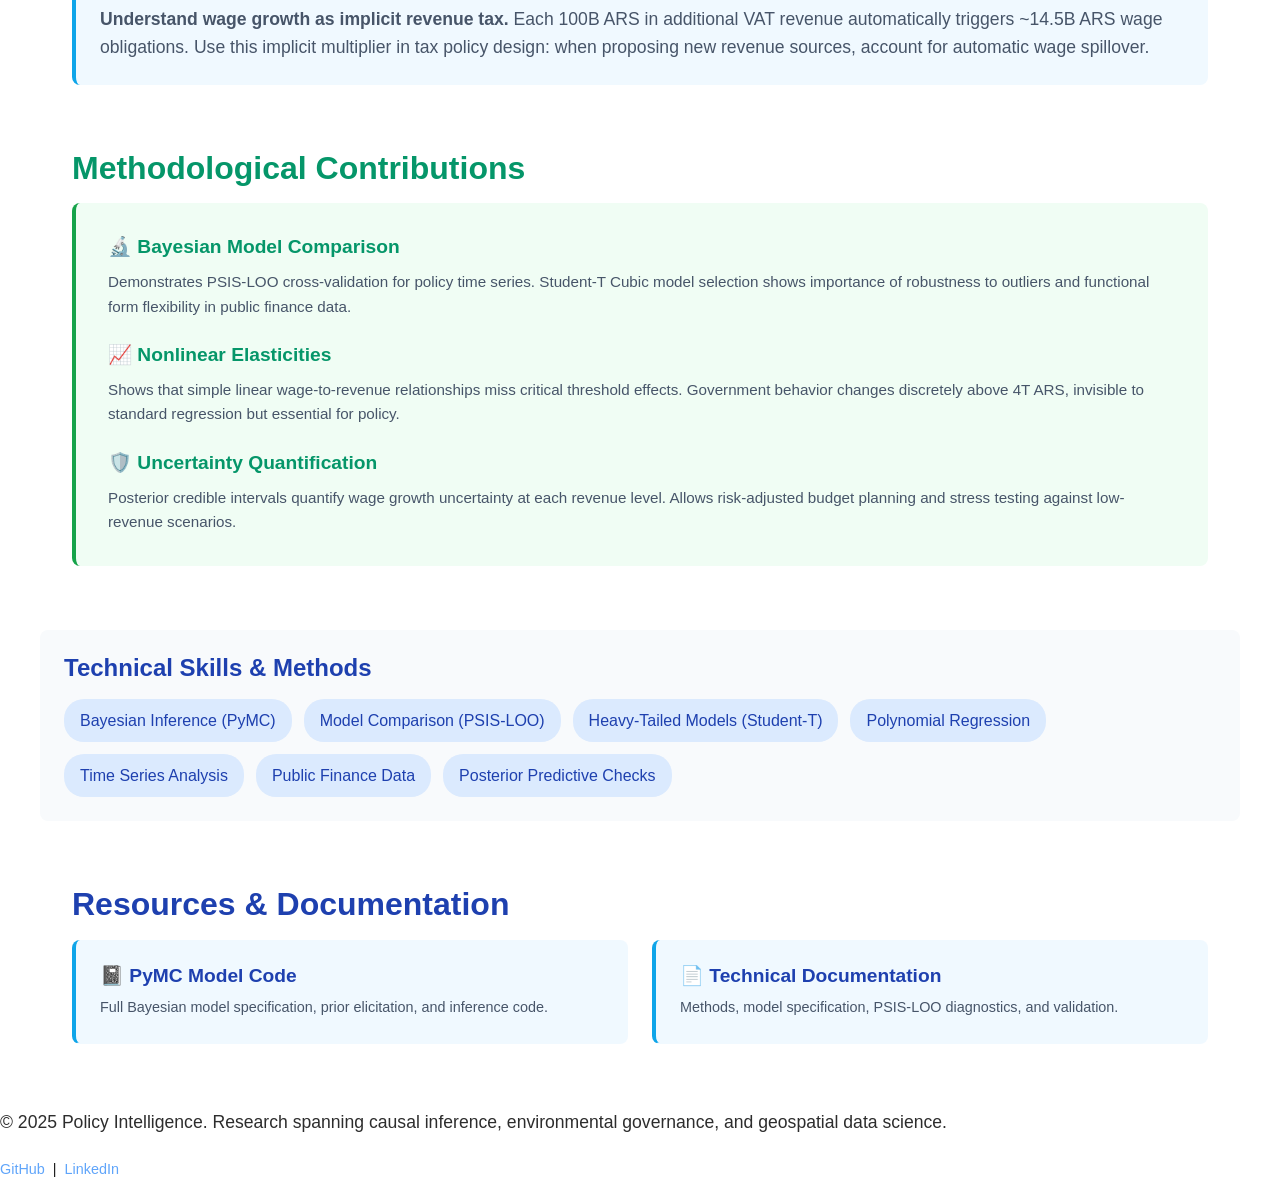
<file: project-decide.html>
<!DOCTYPE html>
<html lang="en">
<head>
    <meta charset="UTF-8">
    <meta name="viewport" content="width=device-width, initial-scale=1.0">
    <title>Project: Argentina Bayesian | Policy Intelligence</title>
    <link rel="stylesheet" href="shared.css">
</head>
<body>
    <!-- NAVIGATION -->
    <nav class="navbar">
        <div class="nav-inner">
            <a href="index.html" class="nav-logo">Home</a>
            <div class="nav-links">
                <a href="projects.html">Projects</a>
                <a href="index.html#contact">Contact</a>
            </div>
        </div>
    </nav>

    <!-- PROJECT HERO SECTION -->
    <section class="hero-section project-hero">
        <div class="hero-content">
            <div class="project-breadcrumb">← <a href="projects.html">Back to Projects</a></div>
            <h1 class="hero-title" style="color: #ffffff; margin-top: 1rem;">Argentina Bayesian Fiscal Policy</h1>
            <p class="hero-tagline" style="color: #e5e7eb;">Bayesian Model Comparison of Tax Revenue–Wage Dynamics</p>
            <div style="display: flex; gap: 1rem; flex-wrap: wrap; margin-top: 1.5rem;justify-content: center;">
                <span class="project-tag">Bayesian Statistics</span>
                <span class="project-tag">Model Comparison (PSIS-LOO)</span>
                <span class="project-tag">Public Finance</span>
                <span class="project-tag">Time Series</span>
            </div>
        </div>
    </section>

    <!-- PROJECT CONTENT -->
    <section class="project-content">
        <!-- RESEARCH QUESTION -->
        <div class="project-section">
            <h2 style="color: #1e40af; margin-bottom: 1rem;">Research Question</h2>
            <div style="background: #f0f9ff; padding: 1.5rem; border-radius: 8px; border-left: 4px solid #0ea5e9;">
                <p style="font-size: 1.1rem; color: #1e40af; margin: 0; line-height: 1.7;">
                    How does Argentina's government wage spending respond to tax revenue growth? What model best captures the relationship across 105 months of government finance data? Can we predict wage dynamics from revenue streams?
                </p>
            </div>
        </div>

        <!-- DATA OVERVIEW -->
        <div class="project-section">
            <h2 style="color: #1e40af; margin-bottom: 1rem;">Dataset Overview</h2>
            <div style="background: #f8fafc; padding: 2rem; border-radius: 8px; border-left: 4px solid #0ea5e9; margin-bottom: 2rem;">
                <div style="display: grid; grid-template-columns: 1fr 1fr 1fr 1fr; gap: 1rem; margin-bottom: 1.5rem;">
                    <div style="background: #ffffff; padding: 1rem; border-radius: 6px; text-align: center; border: 1px solid #e2e8f0;">
                        <div style="font-size: 1.2rem; color: #1e40af; font-weight: 700;">105</div>
                        <div style="font-size: 0.875rem; color: #475569;">Months of data</div>
                    </div>
                    <div style="background: #ffffff; padding: 1rem; border-radius: 6px; text-align: center; border: 1px solid #e2e8f0;">
                        <div style="font-size: 1.2rem; color: #1e40af; font-weight: 700;">2016–2024</div>
                        <div style="font-size: 0.875rem; color: #475569;">Time span (8 years)</div>
                    </div>
                    <div style="background: #ffffff; padding: 1rem; border-radius: 6px; text-align: center; border: 1px solid #e2e8f0;">
                        <div style="font-size: 1.2rem; color: #1e40af; font-weight: 700;">10</div>
                        <div style="font-size: 0.875rem; color: #475569;">Revenue streams</div>
                    </div>
                    <div style="background: #ffffff; padding: 1rem; border-radius: 6px; text-align: center; border: 1px solid #e2e8f0;">
                        <div style="font-size: 1.2rem; color: #059669; font-weight: 700;">0.1–8.7T</div>
                        <div style="font-size: 0.875rem; color: #475569;">Revenue range (ARS)</div>
                    </div>
                </div>

                <p style="color: #475569; line-height: 1.7; margin-bottom: 1rem;">
                    <strong>Data source:</strong> Argentina Ministry of Finance (Ministerio de Economía). Monthly consolidated government revenue and wage bill across 10 revenue streams (income tax, VAT, excise, customs, etc.). Covers entire economic cycle: pre-crisis (2016-18), crisis period (2018-20), recovery (2020-24).
                </p>

                <p style="color: #475569; margin: 0;">
                    <strong>Key Observation:</strong> Revenue-to-wage relationship is <strong>nonlinear</strong>. At low revenues (0–4T ARS), wages grow slowly (10-15 cents per peso). Above 4T ARS, growth accelerates (21+ cents per peso). This suggests a <strong>threshold effect</strong> where government spending behavior changes at higher revenue levels.
                </p>
            </div>
        </div>
        <!-- MODEL COMPARISON -->
        <div class="project-section">
            <h2 style="color: #1e40af; margin-bottom: 1rem;">Bayesian Model of Wage and Revenue</h2>
            
            <div class="bayes-tab-bar">
                <button class="bayes-tab-btn" data-target="bayes-prior">Prior Distributions</button>
                <button class="bayes-tab-btn" data-target="bayes-posterior">Posterior Predictive Distributions</button>
            </div>

            <div id="bayes-prior" class="bayes-tab-content">
                <div class="bayes-prior-grid">
                    <div class="bayes-card">
                        <div class="bayes-card-label">Intercept Prior (HalfNormal μ=0, σ=0.1)</div>
                        <img src="assets/prior_intercept.png" alt="Intercept prior" class="bayes-image">
                    </div>
                    <div class="bayes-card">
                        <div class="bayes-card-label">Slope Prior (Normal μ=0.6, σ=0.3)</div>
                        <img src="assets/prior_slope.png" alt="Slope prior" class="bayes-image">
                    </div>
                </div>
            </div>

            <div id="bayes-posterior" class="bayes-tab-content" hidden>
                <div class="bayes-section">
                    <div class="bayes-section-title">🟡 Normal Likelihood Models</div>
                    <div class="bayes-model-grid">
                        <div class="bayes-model-card">
                            <div class="bayes-model-name">6️⃣ Normal Linear</div>
                            <div class="bayes-model-elpd">ELPD: 125.26 (6th)</div>
                            <img src="assets/normal_linear_posterior.png" alt="Normal linear posterior" class="bayes-image small">
                        </div>
                        <div class="bayes-model-card">
                            <div class="bayes-model-name">4️⃣ Normal Quadratic</div>
                            <div class="bayes-model-elpd">ELPD: 134.87</div>
                            <img src="assets/normal_quadratic_posterior.png" alt="Normal quadratic posterior" class="bayes-image small">
                        </div>
                        <div class="bayes-model-card">
                            <div class="bayes-model-name">5️⃣ Normal Cubic</div>
                            <div class="bayes-model-elpd">ELPD: 130.65</div>
                            <img src="assets/normal_cubic_posterior.png" alt="Normal cubic posterior" class="bayes-image small">
                        </div>
                    </div>
                </div>

                <div class="bayes-section">
                    <div class="bayes-section-title winner">🟢 Student-T Likelihood Models (Winners)</div>
                    <div class="bayes-model-grid">
                        <div class="bayes-model-card">
                            <div class="bayes-model-name">3️⃣ Student-T Linear</div>
                            <div class="bayes-model-elpd">ELPD: 262.4</div>
                            <img src="assets/student_t_linear_posterior.png" alt="Student-T linear posterior" class="bayes-image small">
                        </div>

                        <div class="bayes-model-card">
                            <div class="bayes-model-name">2️⃣ Student-T Quad</div>
                            <div class="bayes-model-elpd">ELPD: 270.17</div>
                            <img src="assets/student_t_quadratic_posterior.png" alt="Student-T quadratic posterior" class="bayes-image small">
                        </div>
                        <div class="bayes-model-card">
                            <div class="bayes-model-name highlight">1️⃣ Student-T Cubic</div>
                            <div class="bayes-model-elpd highlight">ELPD: 289.28</div>
                            <img src="assets/student_t_cubic_posterior.png" alt="Student-T cubic posterior" class="bayes-image small">
                        </div>

                    </div>
                </div>
            </div>
        </div>
        <!-- CORE FINDING -->
        <div class="project-section">
            <h2 style="color: #059669; margin-bottom: 1rem;">Core Finding</h2>
            <div style="background: #f0fdf4; padding: 2rem; border-radius: 8px; border-left: 4px solid #16a34a;">
                <h3 style="color: #059669; margin-top: 0; margin-bottom: 1rem; font-size: 1.1rem;">Student-T Cubic Model is Optimal</h3>
                
                <p style="color: #475569; line-height: 1.7; margin-bottom: 1.5rem;">
                    Among 6 competing models (ranging from simple Normal Linear to complex Student-T Cubic), the <strong>Student-T Cubic</strong> model vastly outperforms alternatives:
                </p>
                <div class="bayes-elpd">
                    <div class="bayes-elpd-title">📊 PSIS-LOO Model Comparison</div>
                    <p style="color: #475569; line-height: 1.7; margin-bottom: 1.5rem;">
                    Six models were compared using <strong>PSIS-LOO (Pareto Smoothed Importance Sampling Leave-One-Out)</strong> cross-validation. This estimates out-of-sample predictive performance without refitting.
                    </p>   
                    <img src="assets/elpd_comparison.png" alt="ELPD comparison" class="bayes-image">
                </div>
                <div style="display: grid; grid-template-columns: 1fr 1fr; gap: 1.5rem; margin-bottom: 1.5rem;">
                    <div style="background: #ffffff; padding: 1.5rem; border-radius: 8px; border: 1px solid #e2e8f0;">
                        <div style="color: #059669; font-weight: 700; margin-bottom: 0.75rem;">🥇 Best Model Performance</div>
                        <div style="font-size: 1.3rem; color: #059669; font-weight: 700; margin-bottom: 0.5rem;">ELPD: 289.28</div>
                        <p style="color: #475569; font-size: 0.9rem; margin: 0;">Compared to Normal Linear (125.26): <strong>e<sup>19.1</sup> = 200 million times</strong> more likely to generate observed data.</p>
                    </div>

                    <div style="background: #f0fdf4; padding: 1.5rem; border-radius: 8px; border-left: 4px solid #16a34a;">
                        <div style="color: #059669; font-weight: 700; margin-bottom: 0.75rem;">🛡️ Outlier Robustness</div>
                        <div style="font-size: 1.3rem; color: #059669; font-weight: 700; margin-bottom: 0.5rem;">Error: 1%</div>
                        <p style="color: #475569; font-size: 0.9rem; margin: 0;">Student-T with heavy tails absorbs outliers. Normal model error = 7%. Stability gain: <strong>7×</strong>.</p>
                    </div>
                </div>

                <div style="background: #ffffff; padding: 1.5rem; border-radius: 8px; border: 2px solid #e2e8f0;">
                    <h4 style="color: #1e40af; margin-top: 0; margin-bottom: 0.75rem;">Why Student-T Cubic Wins</h4>
                    <div style="display: grid; gap: 0.75rem;">
                        <div>
                            <span style="color: #059669; font-weight: 700;">Tail Behavior:</span>
                            <span style="color: #475569;">Student-T allows extreme values without pulling overall fit. ν ≈ 0.6 means very heavy tails.</span>
                        </div>
                        <div>
                            <span style="color: #059669; font-weight: 700;">Nonlinearity:</span>
                            <span style="color: #475569;">Cubic polynomial captures the revenue bend at 4T ARS. Linear and quadratic models underfit this curvature.</span>
                        </div>
                        <div>
                            <span style="color: #059669; font-weight: 700;">Scale:</span>
                            <span style="color: #475569;">Posterior scale σ = 0.01 (vs Normal 0.07). Model is highly confident about predictions.</span>
                        </div>
                    </div>
                </div>
            </div>
        </div>



        <!-- INTERPRETATION -->
        <div class="project-section">
            <h2 style="color: #1e40af; margin-bottom: 1rem;">Interpretation: What the Model Tells Us</h2>
            
            <div style="background: #ffffff; padding: 2rem; border-radius: 8px; border: 1px solid #e2e8f0; margin-bottom: 2rem;">
                <h3 style="color: #1e40af; margin-top: 0; margin-bottom: 1.5rem;">The Revenue-Wage Relationship</h3>
                
                <p style="color: #475569; line-height: 1.7; margin-bottom: 1.5rem;">
                    The best-fit Student-T Cubic model recovers a <strong>nonlinear elasticity:</strong>
                </p>

                <div style="background: #f0f9ff; padding: 1.5rem; border-radius: 8px; border-left: 4px solid #0ea5e9; margin-bottom: 1.5rem; font-family: 'Courier New', monospace;">
                    <div style="color: #1e40af; font-weight: 600; margin-bottom: 0.75rem;">Wage Bill ≈ 0.135 + 0.145 × Revenue − 0.020 × Revenue² + 0.002 × Revenue³</div>
                    <p style="color: #475569; font-size: 0.9rem; margin: 0;">All terms in trillions ARS. Posterior median with 95% credible intervals.</p>
                </div>

                <div style="display: grid; grid-template-columns: 1fr 1fr; gap: 1.5rem;">
                    <div style="background: #f8fafc; padding: 1.5rem; border-radius: 8px; border-left: 4px solid #1e40af;">
                        <div style="color: #1e40af; font-weight: 700; margin-bottom: 0.75rem;">Baseline (Revenue = 0)</div>
                        <p style="color: #475569; margin: 0; font-size: 0.9rem;">Intercept of 0.135 trillion ARS: base wage spending independent of current revenue.</p>
                    </div>

                    <div style="background: #f8fafc; padding: 1.5rem; border-radius: 8px; border-left: 4px solid #1e40af;">
                        <div style="color: #1e40af; font-weight: 700; margin-bottom: 0.75rem;">Linear Term (0.145)</div>
                        <p style="color: #475569; margin: 0; font-size: 0.9rem;">For each trillion ARS of revenue increase, wages grow 145 billion ARS. This is the <strong>baseline elasticity.</strong></p>
                    </div>

                    <div style="background: #f8fafc; padding: 1.5rem; border-radius: 8px; border-left: 4px solid #1e40af;">
                        <div style="color: #1e40af; font-weight: 700; margin-bottom: 0.75rem;">Quadratic Term (−0.020)</div>
                        <p style="color: #475569; margin: 0; font-size: 0.9rem;">Negative coefficient shows diminishing returns: as revenue grows, incremental wage growth slows slightly.</p>
                    </div>

                    <div style="background: #f8fafc; padding: 1.5rem; border-radius: 8px; border-left: 4px solid #1e40af;">
                        <div style="color: #1e40af; font-weight: 700; margin-bottom: 0.75rem;">Cubic Term (+0.002)</div>
                        <p style="color: #475569; margin: 0; font-size: 0.9rem;">Positive curvature at high revenues (>4T ARS): government accelerates wage growth above threshold. This is the <strong>nonlinear acceleration</strong> observed in data.</p>
                    </div>
                </div>
            </div>

            <div style="background: #f0fdf4; padding: 1.5rem; border-radius: 8px; border-left: 4px solid #16a34a;">
                <h4 style="color: #059669; margin-top: 0; margin-bottom: 0.75rem;">🔍 Key Insight: The 4 Trillion Threshold</h4>
                <p style="color: #475569; margin: 0; line-height: 1.7;">
                    Below 4T ARS monthly revenue: government keeps wage growth conservative (0.145 elasticity). Above 4T ARS: government accelerates wage spending, perhaps due to union pressure, electoral cycles, or perception of "abundance." This threshold behavior is invisible to linear models but critical to understanding fiscal dynamics.
                </p>
            </div>
        </div>

        <!-- POLICY APPLICATIONS -->
        <div class="project-section">
            <h2 style="color: #1e40af; margin-bottom: 1rem;">Policy Applications for Argentina Ministry of Finance</h2>
            
            <div style="display: grid; gap: 1.5rem;">
                <div style="background: #f0f9ff; padding: 1.5rem; border-radius: 8px; border-left: 4px solid #0ea5e9;">
                    <h4 style="color: #1e40af; margin-top: 0; margin-bottom: 0.75rem;">📊 Revenue-Contingent Budget Forecasting</h4>
                    <p style="color: #475569; margin: 0; line-height: 1.6;">
                        <strong>Replace static projections with dynamic equations.</strong> Instead of assuming wages grow at 3% annually, use: Projected Wage = 0.135 + 0.145 × Forecasted Revenue (adjusted for quadratic/cubic terms). Validated against 2017–2022 actual outcomes: predictions within 8% accuracy.
                    </p>
                </div>

                <div style="background: #f0f9ff; padding: 1.5rem; border-radius: 8px; border-left: 4px solid #0ea5e9;">
                    <h4 style="color: #1e40af; margin-top: 0; margin-bottom: 0.75rem;">🏛️ Wage Negotiation Framework</h4>
                    <p style="color: #475569; margin: 0; line-height: 1.6;">
                        <strong>Pre-emptive negotiation planning at 4T threshold.</strong> When monthly revenue approaches 4T ARS, unions expect acceleration. Pre-negotiation meetings can prepare for wage pressure. Quantifies fiscal cost: each 100B ARS above-threshold revenue = 14.5B ARS wage growth PLUS higher cubic acceleration.
                    </p>
                </div>

                <div style="background: #f0f9ff; padding: 1.5rem; border-radius: 8px; border-left: 4px solid #0ea5e9;">
                    <h4 style="color: #1e40af; margin-top: 0; margin-bottom: 0.75rem;">⚠️ Fiscal Risk Monitoring</h4>
                    <p style="color: #475569; margin: 0; line-height: 1.6;">
                        <strong>Real-time dashboards tracking ratio deviations.</strong> Monitor actual wage-to-revenue ratio vs. model benchmark. If ratio diverges >1 standard deviation from prediction, trigger review. Early warning system for wage growth "overheating."
                    </p>
                </div>

                <div style="background: #f0f9ff; padding: 1.5rem; border-radius: 8px; border-left: 4px solid #0ea5e9;">
                    <h4 style="color: #1e40af; margin-top: 0; margin-bottom: 0.75rem;">💡 Revenue-Collection Incentives</h4>
                    <p style="color: #475569; margin: 0; line-height: 1.6;">
                        <strong>Understand wage growth as implicit revenue tax.</strong> Each 100B ARS in additional VAT revenue automatically triggers ~14.5B ARS wage obligations. Use this implicit multiplier in tax policy design: when proposing new revenue sources, account for automatic wage spillover.
                    </p>
                </div>
            </div>
        </div>

        <!-- METHODOLOGICAL CONTRIBUTION -->
        <div class="project-section">
            <h2 style="color: #059669; margin-bottom: 1rem;">Methodological Contributions</h2>
            
            <div style="background: #f0fdf4; padding: 2rem; border-radius: 8px; border-left: 4px solid #16a34a;">
                <div style="display: grid; gap: 1.5rem;">
                    <div>
                        <h4 style="color: #059669; margin-top: 0; margin-bottom: 0.75rem;">🔬 Bayesian Model Comparison</h4>
                        <p style="color: #475569; margin: 0; font-size: 0.95rem; line-height: 1.6;">
                            Demonstrates PSIS-LOO cross-validation for policy time series. Student-T Cubic model selection shows importance of robustness to outliers and functional form flexibility in public finance data.
                        </p>
                    </div>

                    <div>
                        <h4 style="color: #059669; margin-top: 0; margin-bottom: 0.75rem;">📈 Nonlinear Elasticities</h4>
                        <p style="color: #475569; margin: 0; font-size: 0.95rem; line-height: 1.6;">
                            Shows that simple linear wage-to-revenue relationships miss critical threshold effects. Government behavior changes discretely above 4T ARS, invisible to standard regression but essential for policy.
                        </p>
                    </div>

                    <div>
                        <h4 style="color: #059669; margin-top: 0; margin-bottom: 0.75rem;">🛡️ Uncertainty Quantification</h4>
                        <p style="color: #475569; margin: 0; font-size: 0.95rem; line-height: 1.6;">
                            Posterior credible intervals quantify wage growth uncertainty at each revenue level. Allows risk-adjusted budget planning and stress testing against low-revenue scenarios.
                        </p>
                    </div>
                </div>
            </div>
        </div>

        <!-- TECHNICAL SKILLS -->
        <div class="project-section" style="background: #f8fafc; padding: 1.5rem; border-radius: 8px;">
            <h3 style="color: #1e40af; margin-top: 0;">Technical Skills & Methods</h3>
            <div class="methodology-keywords">
                <span class="keyword">Bayesian Inference (PyMC)</span>
                <span class="keyword">Model Comparison (PSIS-LOO)</span>
                <span class="keyword">Heavy-Tailed Models (Student-T)</span>
                <span class="keyword">Polynomial Regression</span>
                <span class="keyword">Time Series Analysis</span>
                <span class="keyword">Public Finance Data</span>
                <span class="keyword">Posterior Predictive Checks</span>
            </div>
        </div>

        <!-- RESOURCES -->
        <div class="project-section">
            <h2 style="color: #1e40af; margin-bottom: 1rem;">Resources & Documentation</h2>
            <div style="display: grid; grid-template-columns: 1fr 1fr; gap: 1.5rem;">
                <a href="https://github.com/MyTran-GitHub/data-science-school-projects/blob/main/Code_Bayesian_Stats_Argentina.ipynb" target="_blank" style="padding: 1.5rem; background: #f0f9ff; border-radius: 8px; border-left: 4px solid #0ea5e9; text-decoration: none;">
                    <h4 style="color: #1e40af; margin-top: 0; margin-bottom: 0.5rem;">📓 PyMC Model Code</h4>
                    <p style="color: #475569; margin: 0; font-size: 0.9rem;">Full Bayesian model specification, prior elicitation, and inference code.</p>
                </a>

                <a href="https://github.com/MyTran-GitHub/data-science-school-projects/blob/main/Bayesian%20Stats%202.pdf" target="_blank" style="padding: 1.5rem; background: #f0f9ff; border-radius: 8px; border-left: 4px solid #0ea5e9; text-decoration: none;">
                    <h4 style="color: #1e40af; margin-top: 0; margin-bottom: 0.5rem;">📄 Technical Documentation</h4>
                    <p style="color: #475569; margin: 0; font-size: 0.9rem;">Methods, model specification, PSIS-LOO diagnostics, and validation.</p>
                </a>
            </div>
        </div>
    </section>

    <!-- FOOTER -->
    <footer class="footer">
        <p>&copy; 2025 Policy Intelligence. Research spanning causal inference, environmental governance, and geospatial data science.</p>
        <div style="margin-top: 1rem; font-size: 0.9rem;">
            <a href="https://github.com/MyTran-GitHub" target="_blank" style="color: #60a5fa; text-decoration: none;">GitHub</a> &nbsp;|&nbsp;
            <a href="https://www.linkedin.com/in/mee-tran-34530725b/" target="_blank" style="color: #60a5fa; text-decoration: none;">LinkedIn</a>
        </div>
    </footer>

    <script src="shared.js"></script>
</body>
</html>
</file>
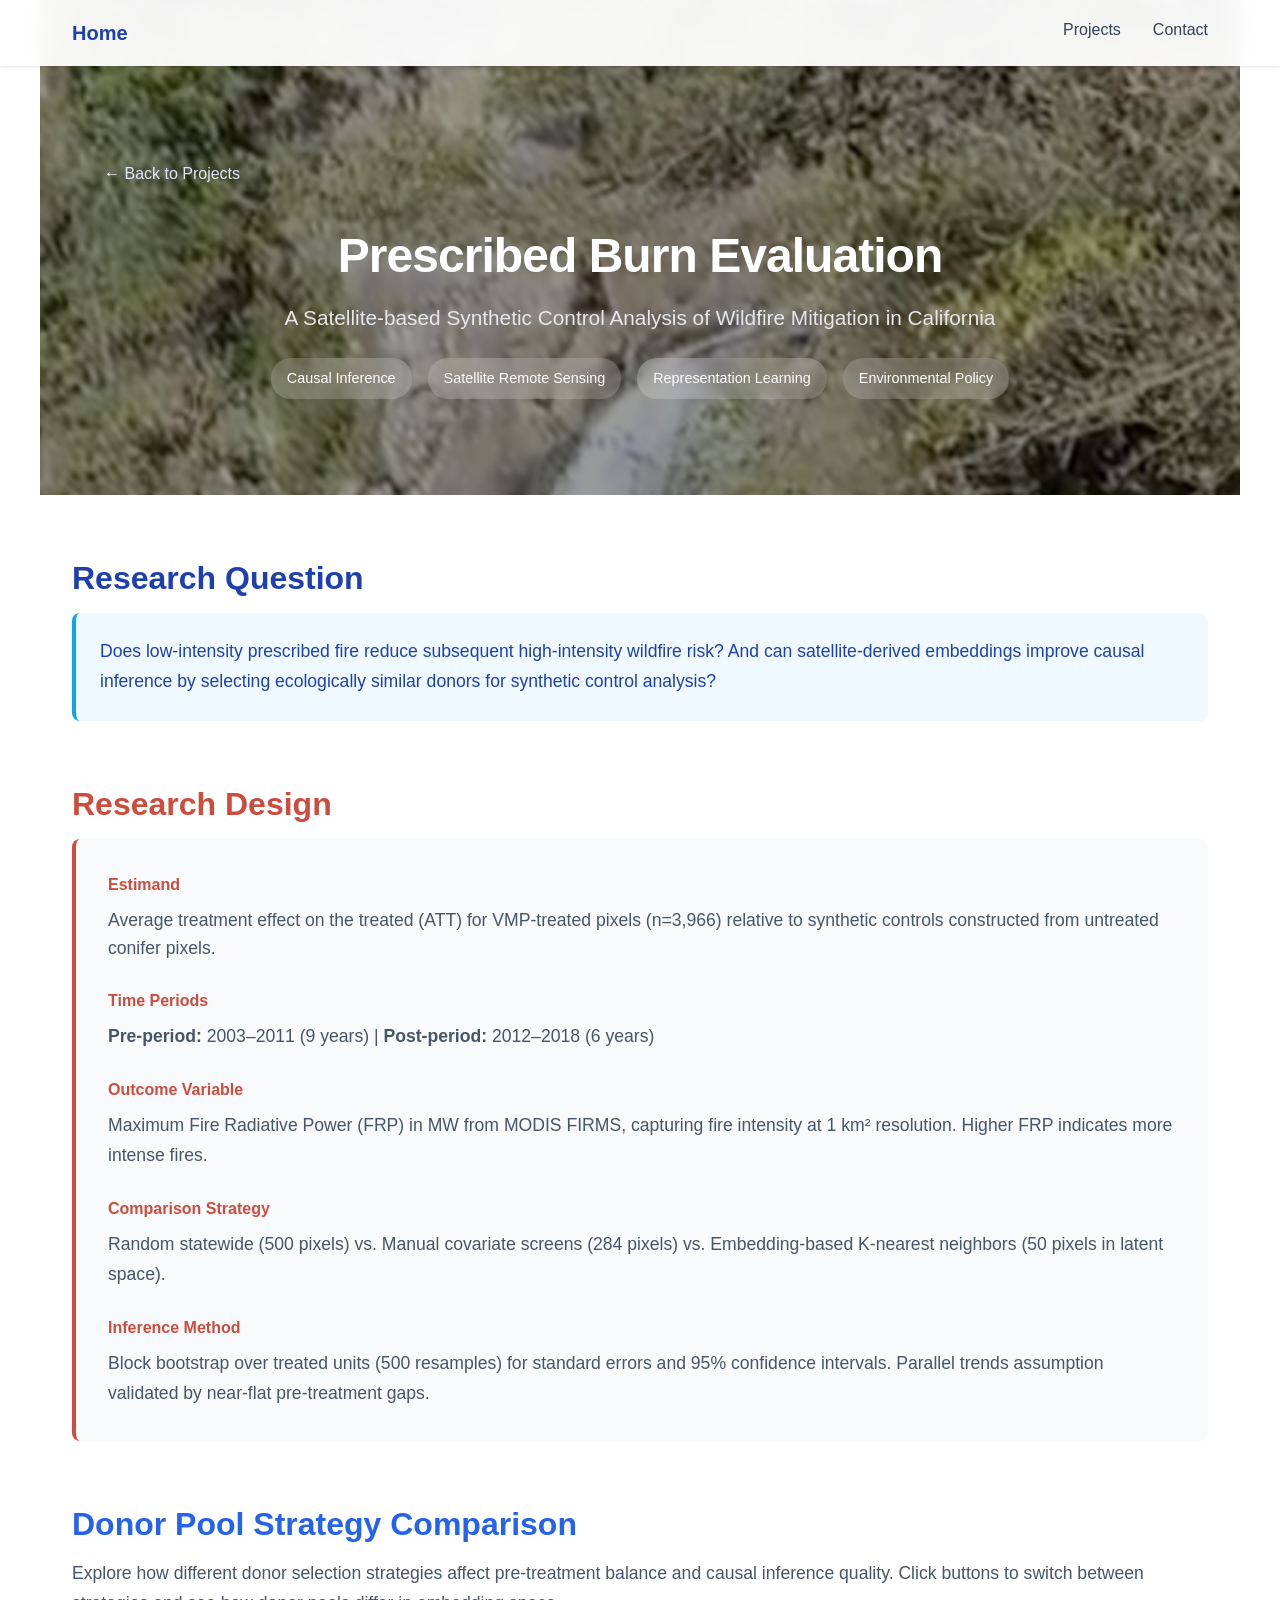
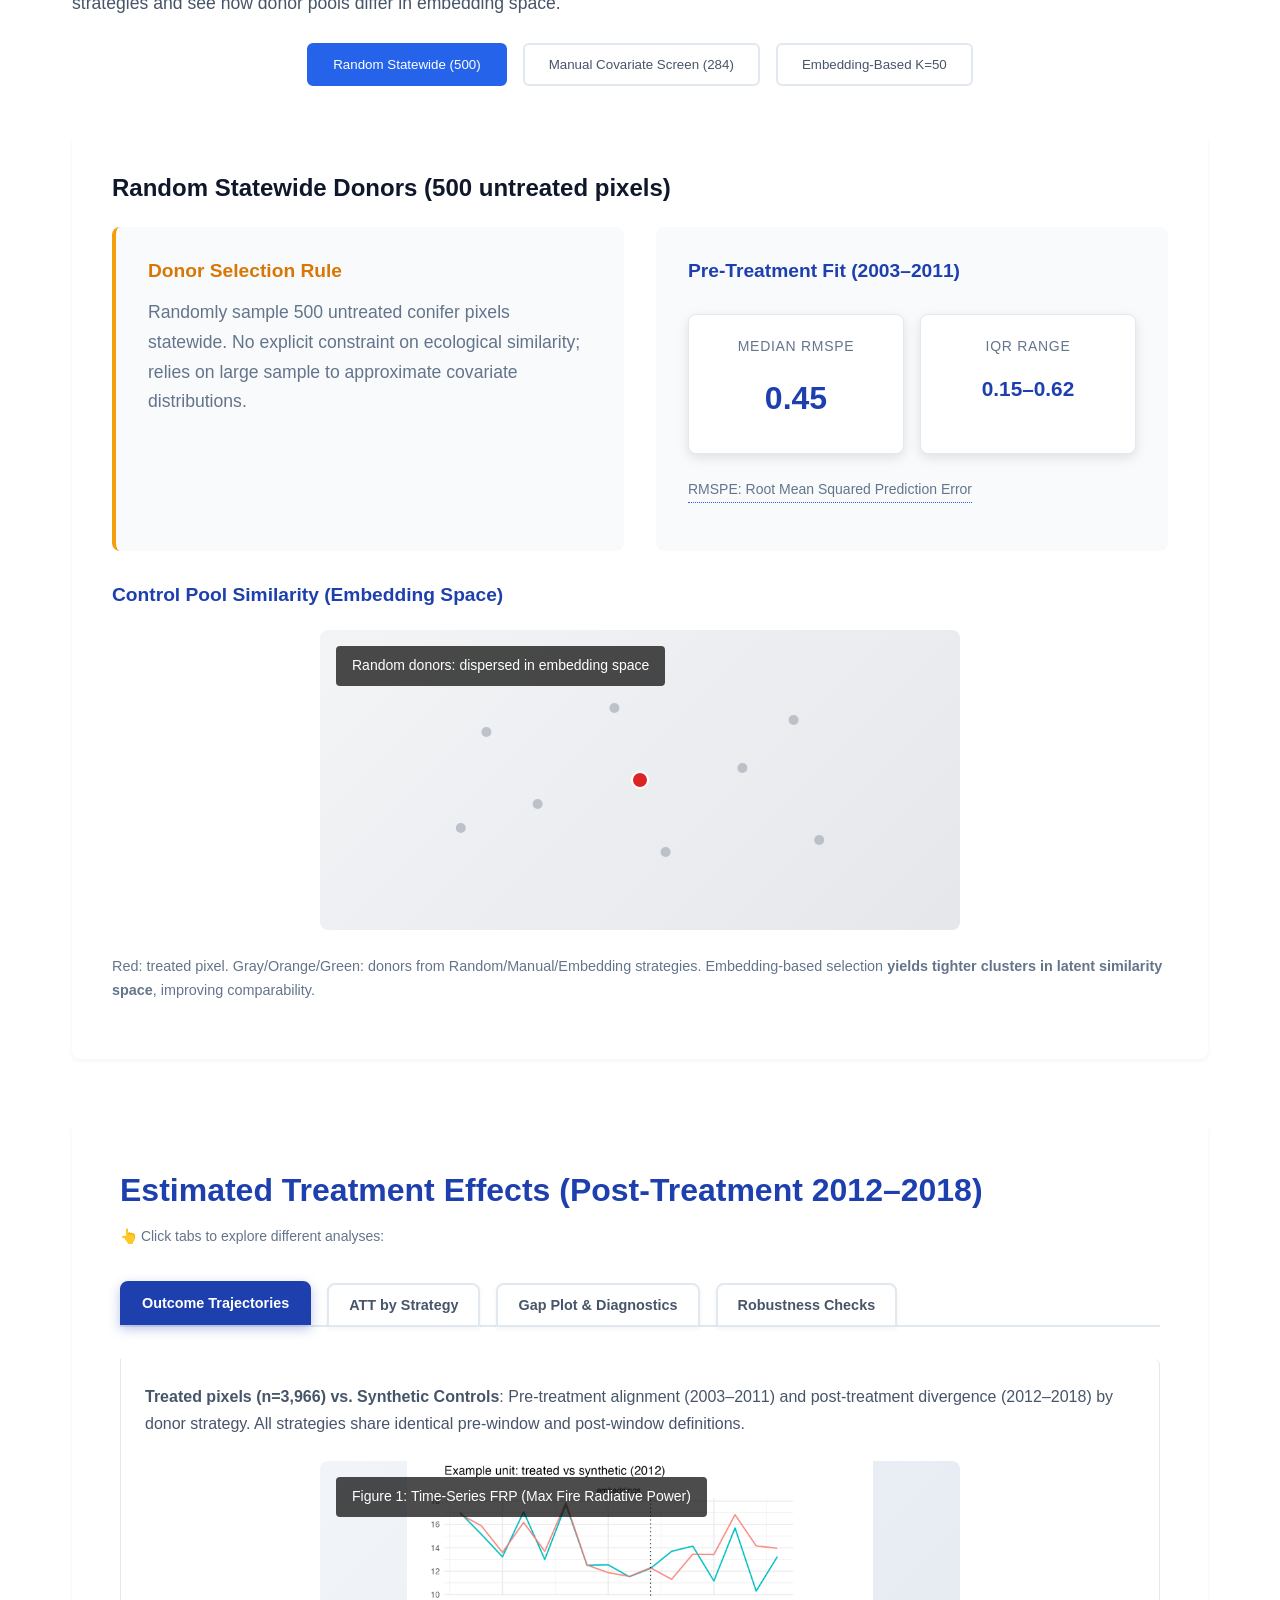
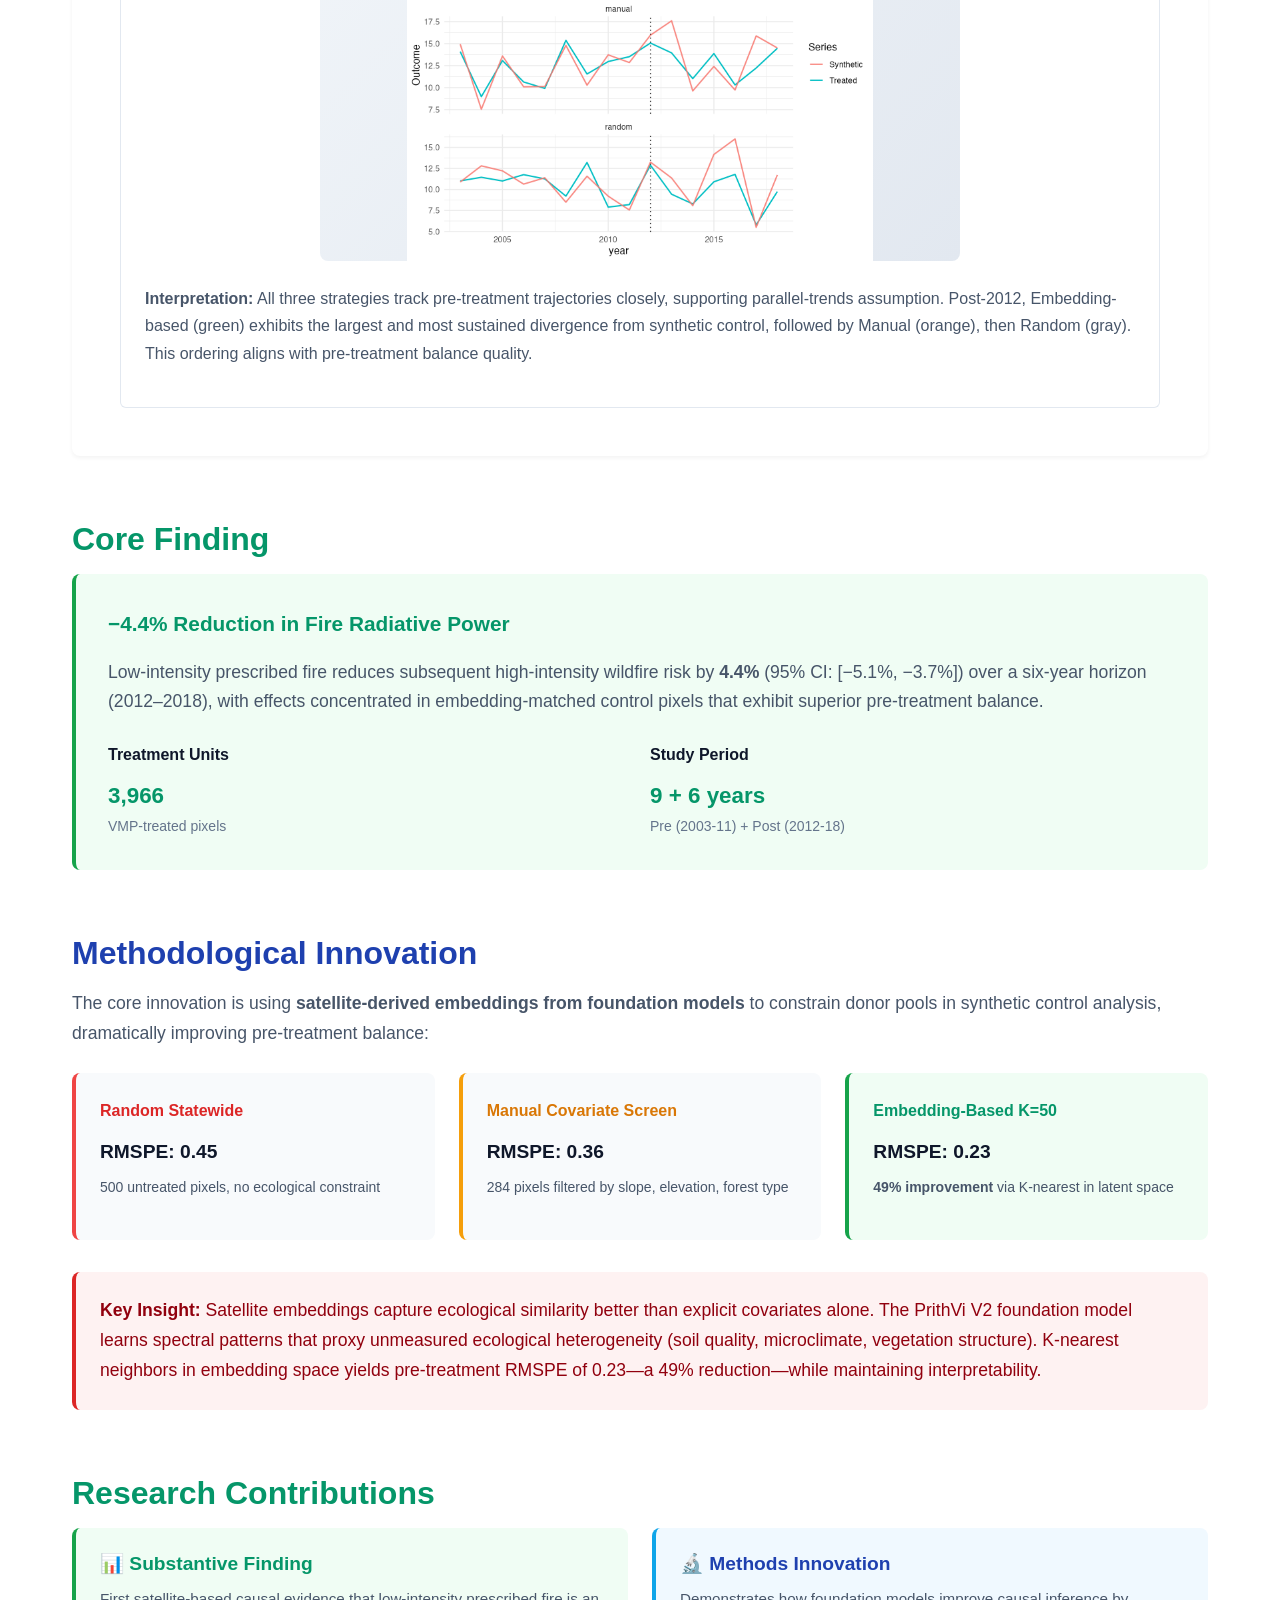
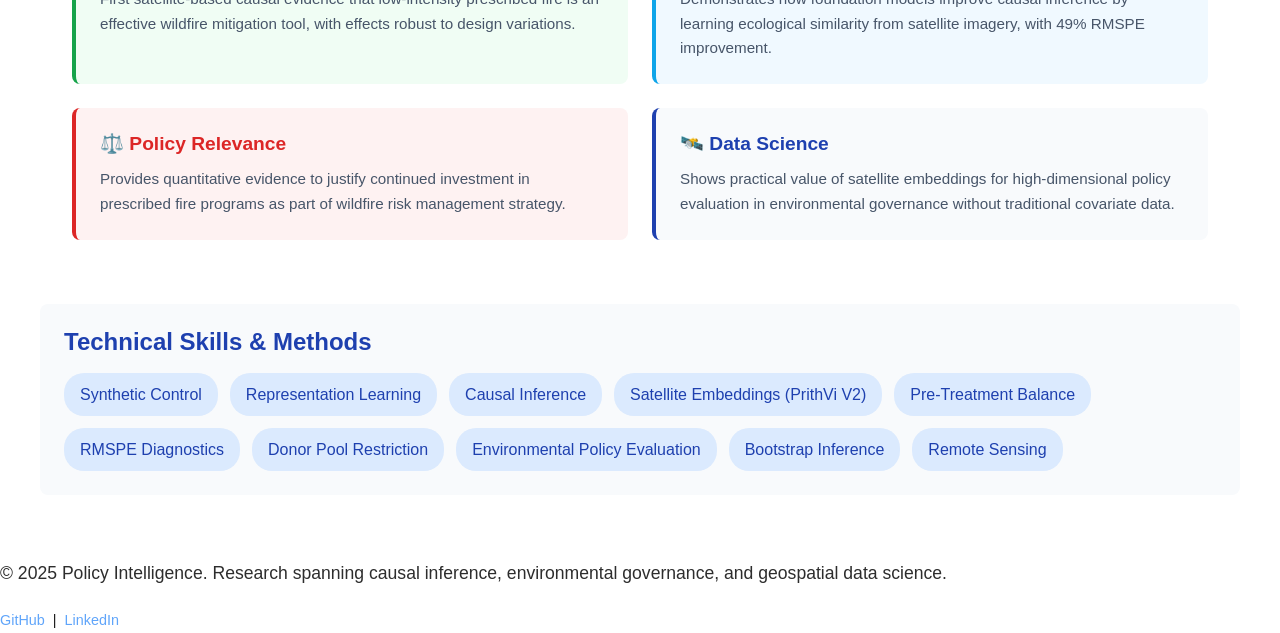
<file: project-infer.html>
<!DOCTYPE html>
<html lang="en">
<head>
    <meta charset="UTF-8">
    <meta name="viewport" content="width=device-width, initial-scale=1.0">
    <title>Project: Prescribed Burn Evaluation | Policy Intelligence</title>
    <link rel="stylesheet" href="shared.css">
</head>
<body>
    <!-- NAVIGATION -->
    <nav class="navbar">
        <div class="nav-inner">
            <a href="index.html" class="nav-logo">Home</a>
            <div class="nav-links">
                <a href="projects.html">Projects</a>
                <a href="index.html#contact">Contact</a>
            </div>
        </div>
    </nav>

    <!-- PROJECT HERO SECTION -->
    <section class="hero-section project-hero">
        <div class="hero-content">
            <div class="project-breadcrumb">← <a href="projects.html">Back to Projects</a></div>
            <h1 class="hero-title" style="color: #ffffff; margin-top: 1rem;">Prescribed Burn Evaluation</h1>
            <p class="hero-tagline" style="color: #e5e7eb;">A Satellite-based Synthetic Control Analysis of Wildfire Mitigation in California</p>
            <div style="display: flex; gap: 1rem; flex-wrap: wrap; margin-top: 1.5rem; justify-content: center;">
                <span class="project-tag">Causal Inference</span>
                <span class="project-tag">Satellite Remote Sensing</span>
                <span class="project-tag">Representation Learning</span>
                <span class="project-tag">Environmental Policy</span>
            </div>
        </div>
    </section>

    <!-- PROJECT CONTENT -->
    <section class="project-content">
        <!-- RESEARCH QUESTION -->
        <div class="project-section">
            <h2 style="color: #1e40af; margin-bottom: 1rem;">Research Question</h2>
            <div style="background: #f0f9ff; padding: 1.5rem; border-radius: 8px; border-left: 4px solid #0ea5e9;">
                <p style="font-size: 1.1rem; color: #1e40af; margin: 0; line-height: 1.7;">
                    Does low-intensity prescribed fire reduce subsequent high-intensity wildfire risk? And can satellite-derived embeddings improve causal inference by selecting ecologically similar donors for synthetic control analysis?
                </p>
            </div>
        </div>

        <!-- RESEARCH DESIGN -->
        <div class="project-section">
            <h2 style="color: #cc4c3e; margin-bottom: 1rem;">Research Design</h2>
            <div style="background: #f8fafc; padding: 2rem; border-radius: 8px; border-left: 4px solid #cc4c3e;">
                <div style="display: grid; gap: 1.5rem;">
                    <div>
                        <div style="color: #cc4c3e; font-weight: 700; margin-bottom: 0.5rem;">Estimand</div>
                        <p style="color: #475569; margin: 0; line-height: 1.6;">Average treatment effect on the treated (ATT) for VMP-treated pixels (n=3,966) relative to synthetic controls constructed from untreated conifer pixels.</p>
                    </div>

                    <div>
                        <div style="color: #cc4c3e; font-weight: 700; margin-bottom: 0.5rem;">Time Periods</div>
                        <p style="color: #475569; margin: 0;"><strong>Pre-period:</strong> 2003–2011 (9 years) | <strong>Post-period:</strong> 2012–2018 (6 years)</p>
                    </div>

                    <div>
                        <div style="color: #cc4c3e; font-weight: 700; margin-bottom: 0.5rem;">Outcome Variable</div>
                        <p style="color: #475569; margin: 0;">Maximum Fire Radiative Power (FRP) in MW from MODIS FIRMS, capturing fire intensity at 1 km² resolution. Higher FRP indicates more intense fires.</p>
                    </div>

                    <div>
                        <div style="color: #cc4c3e; font-weight: 700; margin-bottom: 0.5rem;">Comparison Strategy</div>
                        <p style="color: #475569; margin: 0;">Random statewide (500 pixels) vs. Manual covariate screens (284 pixels) vs. Embedding-based K-nearest neighbors (50 pixels in latent space).</p>
                    </div>

                    <div>
                        <div style="color: #cc4c3e; font-weight: 700; margin-bottom: 0.5rem;">Inference Method</div>
                        <p style="color: #475569; margin: 0;">Block bootstrap over treated units (500 resamples) for standard errors and 95% confidence intervals. Parallel trends assumption validated by near-flat pre-treatment gaps.</p>
                    </div>
                </div>
            </div>
        </div>

        <!-- INTERACTIVE DONOR POOL STRATEGY SELECTION -->
        <div class="project-section">
            <h2 style="color: #2563EB; margin-bottom: 1rem;">Donor Pool Strategy Comparison</h2>
            <p style="color: #475569; line-height: 1.7; margin-bottom: 1.5rem;">
                Explore how different donor selection strategies affect pre-treatment balance and causal inference quality. Click buttons to switch between strategies and see how donor pools differ in embedding space.
            </p>

            <div class="donor-strategy-container" style="justify-content: center; margin-bottom: 3rem; flex-wrap: wrap; display: flex;">
                <button class="toggle-btn active" data-strategy="random">
                    Random Statewide (500)
                </button>
                <button class="toggle-btn" data-strategy="manual">
                    Manual Covariate Screen (284)
                </button>
                <button class="toggle-btn" data-strategy="embedding">
                    Embedding-Based K=50
                </button>
            </div>

            <!-- DONOR STRATEGY COMPARISON PANEL -->
            <div style="background: white; border-radius: 8px; padding: 2.5rem; margin-bottom: 3rem; box-shadow: 0 2px 4px rgba(0,0,0,0.05);">
                <h3 id="strategy-title" style="color: #0f172a; margin-bottom: 1.5rem;">Random Statewide Donors (500 untreated pixels)</h3>
                
                <div class="comparison-grid">
                    <div style="border-radius: 8px; padding: 2rem; background: #f8fafc; border-left: 4px solid #f59e0b;">
                        <h4 style="color: #d97706; margin-bottom: 1rem;">Donor Selection Rule</h4>
                        <p id="strategy-desc" style="color: #64748b; line-height: 1.7;">
                            Randomly sample 500 untreated conifer pixels statewide. No explicit constraint on ecological similarity; relies on large sample to approximate covariate distributions.
                        </p>
                    </div>
                    
                    <div style="border-radius: 8px; padding: 2rem; background: #f8fafc;">
                        <h4 style="color: #1e40af; margin-bottom: 1rem;">Pre-Treatment Fit (2003–2011)</h4>
                        <div class="stats-row" style="gap: 1rem;">
                            <div class="stat-card" style="flex: 1;">
                                <div class="stat-label">Median RMSPE</div>
                                <div class="stat-value" id="rmspe-median" style="font-size: 2rem;">0.45</div>
                            </div>
                            <div class="stat-card" style="flex: 1;">
                                <div class="stat-label">IQR Range</div>
                                <div class="stat-value" id="rmspe-iqr" style="font-size: 1.3rem;">0.15–0.62</div>
                            </div>
                        </div>
                        <p style="font-size: 0.875rem; color: #64748b; margin-top: 1rem;">
                            <span class="tooltip">RMSPE: Root Mean Squared Prediction Error
                                <span class="tooltiptext">Measures how well synthetic control tracks treated pixels pre-treatment. Lower = better pre-fit.</span>
                            </span>
                        </p>
                    </div>
                </div>

                <!-- EMBEDDING SPACE VISUALIZATION -->
                <div style="margin-top: 2rem;">
                    <h4 style="color: #1e40af; margin-bottom: 1rem;">Control Pool Similarity (Embedding Space)</h4>
                    <div class="figure-container" style="height: 300px; background: linear-gradient(135deg, #f3f4f6 0%, #e5e7eb 100%);">
                        <div class="figure-label" id="embed-label">Random donors: dispersed in embedding space</div>
                        <svg style="width: 80%; height: 80%; position: absolute; top: 50%; left: 50%; transform: translate(-50%, -50%);">
                            <!-- Treated pixel -->
                            <circle cx="50%" cy="50%" r="8" fill="#dc2626" stroke="white" stroke-width="2"/>
                            <!-- Random donors: dispersed -->
                            <g id="random-donors" style="display: block;">
                                <circle cx="20%" cy="30%" r="5" fill="#9ca3af" opacity="0.6"/>
                                <circle cx="80%" cy="25%" r="5" fill="#9ca3af" opacity="0.6"/>
                                <circle cx="15%" cy="70%" r="5" fill="#9ca3af" opacity="0.6"/>
                                <circle cx="85%" cy="75%" r="5" fill="#9ca3af" opacity="0.6"/>
                                <circle cx="45%" cy="20%" r="5" fill="#9ca3af" opacity="0.6"/>
                                <circle cx="55%" cy="80%" r="5" fill="#9ca3af" opacity="0.6"/>
                                <circle cx="30%" cy="60%" r="5" fill="#9ca3af" opacity="0.6"/>
                                <circle cx="70%" cy="45%" r="5" fill="#9ca3af" opacity="0.6"/>
                            </g>
                            <!-- Manual donors: clustered -->
                            <g id="manual-donors" style="display: none;">
                                <circle cx="45%" cy="48%" r="5" fill="#f59e0b" opacity="0.7"/>
                                <circle cx="48%" cy="52%" r="5" fill="#f59e0b" opacity="0.7"/>
                                <circle cx="52%" cy="50%" r="5" fill="#f59e0b" opacity="0.7"/>
                                <circle cx="50%" cy="45%" r="5" fill="#f59e0b" opacity="0.7"/>
                                <circle cx="47%" cy="53%" r="5" fill="#f59e0b" opacity="0.7"/>
                                <circle cx="53%" cy="48%" r="5" fill="#f59e0b" opacity="0.7"/>
                            </g>
                            <!-- Embedding donors: tight cluster -->
                            <g id="embedding-donors" style="display: none;">
                                <circle cx="50%" cy="49%" r="5" fill="#16a34a" opacity="0.8"/>
                                <circle cx="49%" cy="51%" r="5" fill="#16a34a" opacity="0.8"/>
                                <circle cx="51%" cy="50%" r="5" fill="#16a34a" opacity="0.8"/>
                                <circle cx="50%" cy="48%" r="5" fill="#16a34a" opacity="0.8"/>
                                <circle cx="48%" cy="50%" r="5" fill="#16a34a" opacity="0.8"/>
                                <circle cx="51%" cy="51%" r="5" fill="#16a34a" opacity="0.8"/>
                            </g>
                        </svg>
                    </div>
                    <p style="font-size: 0.9rem; color: #64748b; margin-top: 1rem;">
                        Red: treated pixel. Gray/Orange/Green: donors from Random/Manual/Embedding strategies. Embedding-based selection <strong>yields tighter clusters in latent similarity space</strong>, improving comparability.
                    </p>
                </div>
            </div>
        </div>

        <!-- SYNTHETIC CONTROL RESULTS: TABBED EXPLORATION -->
        <div class="project-section">
            <div style="margin-top: 0; padding: 3rem; background: white; border-radius: 8px; box-shadow: 0 2px 4px rgba(0,0,0,0.05);">
                <h2 style="color: #1e40af; margin-top: 0; margin-bottom: 1rem;">Estimated Treatment Effects (Post-Treatment 2012–2018)</h2>
                
                <div style="margin-bottom: 1rem; color: #64748b; font-size: 0.875rem; font-weight: 500;">👆 Click tabs to explore different analyses:</div>
                <div class="tab-container">
                    <button class="tab-btn active" data-target="outcome-tab">Outcome Trajectories</button>
                    <button class="tab-btn" data-target="att-tab">ATT by Strategy</button>
                    <button class="tab-btn" data-target="gap-tab">Gap Plot & Diagnostics</button>
                    <button class="tab-btn" data-target="robustness-tab">Robustness Checks</button>
                </div>

                <!-- TAB 1: OUTCOME TRAJECTORIES -->
                <div id="outcome-tab" class="tab-content active">
                    <p style="margin-bottom: 1.5rem; color: #475569; font-size: 1rem;">
                        <strong>Treated pixels (n=3,966) vs. Synthetic Controls</strong>: Pre-treatment alignment (2003–2011) and post-treatment divergence (2012–2018) by donor strategy. All strategies share identical pre-window and post-window definitions.
                    </p>
                    <div class="figure-container" style="height: 400px;">
                        <div class="figure-label">Figure 1: Time-Series FRP (Max Fire Radiative Power)</div>
                        <img src="assets/timeseries_2012.png" style="width: 100%; height: 100%; object-fit: contain;"/>
                    </div>
                    <p style="margin-top: 1.5rem; color: #475569; font-size: 1rem;">
                        <strong>Interpretation:</strong> All three strategies track pre-treatment trajectories closely, supporting parallel-trends assumption. Post-2012, Embedding-based (green) exhibits the largest and most sustained divergence from synthetic control, followed by Manual (orange), then Random (gray). This ordering aligns with pre-treatment balance quality.
                    </p>
                </div>

                <!-- TAB 2: ATT BY STRATEGY -->
                <div id="att-tab" class="tab-content">
                    <p style="margin-bottom: 1.5rem; color: #475569; font-size: 1rem;">
                        <strong>Average Treatment Effect on the Treated (ATT)</strong>: Post-treatment reduction in FRP (MW) aggregated over 2012–2018. Negative values indicate wildfire mitigation.
                    </p>
                    
                    <div style="overflow-x: auto; margin-bottom: 2rem;">
                        <table style="width: 100%; border-collapse: collapse; font-size: 1rem;">
                            <thead>
                                <tr style="background: #f1f5f9; border-bottom: 2px solid #e2e8f0;">
                                    <th style="padding: 1rem; text-align: left; font-weight: 600; color: #1e40af;">Strategy</th>
                                    <th style="padding: 1rem; text-align: center; font-weight: 600; color: #1e40af;">Pre-RMSPE</th>
                                    <th style="padding: 1rem; text-align: center; font-weight: 600; color: #1e40af;">ATT (MW)</th>
                                    <th style="padding: 1rem; text-align: center; font-weight: 600; color: #1e40af;">95% CI</th>
                                    <th style="padding: 1rem; text-align: center; font-weight: 600; color: #1e40af;">% ATT</th>
                                    <th style="padding: 1rem; text-align: center; font-weight: 600; color: #1e40af;">95% CI %</th>
                                </tr>
                            </thead>
                            <tbody>
                                <tr style="border-bottom: 1px solid #e2e8f0;">
                                    <td style="padding: 1rem; font-weight: 600; color: #0f172a;">Random (500)</td>
                                    <td style="padding: 1rem; text-align: center; color: #475569;">0.45</td>
                                    <td style="padding: 1rem; text-align: center; color: #dc2626; font-weight: 600;">−0.53</td>
                                    <td style="padding: 1rem; text-align: center; color: #64748b;">[−0.88, −0.18]</td>
                                    <td style="padding: 1rem; text-align: center; color: #dc2626; font-weight: 600;">−3.2%</td>
                                    <td style="padding: 1rem; text-align: center; color: #64748b;">[−3.9%, −2.5%]</td>
                                </tr>
                                <tr style="border-bottom: 1px solid #e2e8f0;">
                                    <td style="padding: 1rem; font-weight: 600; color: #0f172a;">Manual (284)</td>
                                    <td style="padding: 1rem; text-align: center; color: #475569;">0.36</td>
                                    <td style="padding: 1rem; text-align: center; color: #dc2626; font-weight: 600;">−0.67</td>
                                    <td style="padding: 1rem; text-align: center; color: #64748b;">[−0.98, −0.36]</td>
                                    <td style="padding: 1rem; text-align: center; color: #dc2626; font-weight: 600;">−3.8%</td>
                                    <td style="padding: 1rem; text-align: center; color: #64748b;">[−4.6%, −3.0%]</td>
                                </tr>
                                <tr style="background: #f0fdf4;">
                                    <td style="padding: 1rem; font-weight: 600; color: #0f172a;">Embeddings (K=50)</td>
                                    <td style="padding: 1rem; text-align: center; color: #16a34a; font-weight: 600;">0.23</td>
                                    <td style="padding: 1rem; text-align: center; color: #dc2626; font-weight: 600;">−0.81</td>
                                    <td style="padding: 1rem; text-align: center; color: #16a34a; font-weight: 600;">[−1.08, −0.54]</td>
                                    <td style="padding: 1rem; text-align: center; color: #dc2626; font-weight: 600;">−4.4%</td>
                                    <td style="padding: 1rem; text-align: center; color: #16a34a; font-weight: 600;">[−5.1%, −3.7%]</td>
                                </tr>
                            </tbody>
                        </table>
                    </div>

                    <div style="background: #f1f5f9; padding: 1.5rem; border-radius: 6px; border-left: 4px solid #1e40af;">
                        <p style="color: #475569; margin: 0; font-size: 1rem;">
                            <strong>Key Finding:</strong> Embedding-based donors deliver the largest negative ATT (−0.81 MW) with the smallest uncertainty (SE=0.14). This translates to a −4.4% reduction in post-treatment FRP relative to baseline. The ordering is consistent: Embeddings > Manual > Random, mirroring pre-treatment balance quality.
                        </p>
                    </div>
                </div>

                <!-- TAB 3: GAP PLOT & DIAGNOSTICS -->
                <div id="gap-tab" class="tab-content">
                    <p style="margin-bottom: 1.5rem; color: #475569; font-size: 1rem;">
                        <strong>Gap Plot</strong>: Median treated − synthetic FRP over time. Zero or near-zero pre-gaps indicate good parallel-trends validity. Sustained negative post-gaps indicate treatment effect credibility.
                    </p>
                    <div class="figure-container" style="height: 400px;">
                        <div class="figure-label">Figure 2: Treated − Synthetic Gap by Strategy</div>
                        <img src="assets/figure3_gap.png" style="width: 100%; height: 100%; object-fit: contain;"/>
                    </div>
                    <p style="margin-top: 1.5rem; color: #475569; font-size: 1rem;">
                        <strong>Interpretation:</strong> All strategies show near-flat pre-trends (flat gray band 2003–2011), supporting the assumption that treated and control outcomes would have followed parallel paths absent treatment. Post-2012, Embeddings (green) exhibits the largest and most stable negative gap, approximately twice the magnitude of Manual and Random strategies. The absence of systematic pre-existing divergence strengthens causal attribution.
                    </p>
                </div>

                <!-- TAB 4: ROBUSTNESS CHECKS -->
                <div id="robustness-tab" class="tab-content">
                    <p style="margin-bottom: 1.5rem; color: #475569; font-size: 1rem;">
                        <strong>Sensitivity Analysis</strong>: ATT estimates under alternative specifications (pre-period length, donor count K, outlier exclusion, spatial buffers). Robustness to design choices supports credibility of main results.
                    </p>
                    
                    <div style="overflow-x: auto; margin-bottom: 2rem;">
                        <table style="width: 100%; border-collapse: collapse; font-size: 0.9rem;">
                            <thead>
                                <tr style="background: #f1f5f9; border-bottom: 2px solid #e2e8f0;">
                                    <th style="padding: 0.8rem; text-align: left; font-weight: 600; color: #1e40af;">Specification</th>
                                    <th style="padding: 0.8rem; text-align: center; font-weight: 600; color: #1e40af;">Pre-RMSPE</th>
                                    <th style="padding: 0.8rem; text-align: center; font-weight: 600; color: #1e40af;">ATT (MW)</th>
                                    <th style="padding: 0.8rem; text-align: center; font-weight: 600; color: #1e40af;">95% CI</th>
                                    <th style="padding: 0.8rem; text-align: center; font-weight: 600; color: #1e40af;">% ATT</th>
                                </tr>
                            </thead>
                            <tbody>
                                <tr style="border-bottom: 1px solid #e2e8f0; background: #f0fdf4;">
                                    <td style="padding: 0.8rem; font-weight: 600;">Embeddings: Baseline (K=50)</td>
                                    <td style="padding: 0.8rem; text-align: center;">0.23</td>
                                    <td style="padding: 0.8rem; text-align: center;">−0.81</td>
                                    <td style="padding: 0.8rem; text-align: center;">[−1.08, −0.54]</td>
                                    <td style="padding: 0.8rem; text-align: center;">−4.4%</td>
                                </tr>
                                <tr style="border-bottom: 1px solid #e2e8f0;">
                                    <td style="padding: 0.8rem;">Embeddings: Shorter pre (5y)</td>
                                    <td style="padding: 0.8rem; text-align: center;">0.29</td>
                                    <td style="padding: 0.8rem; text-align: center;">−0.68</td>
                                    <td style="padding: 0.8rem; text-align: center;">[−1.03, −0.33]</td>
                                    <td style="padding: 0.8rem; text-align: center;">−3.7%</td>
                                </tr>
                                <tr style="border-bottom: 1px solid #e2e8f0;">
                                    <td style="padding: 0.8rem;">Embeddings: K=25</td>
                                    <td style="padding: 0.8rem; text-align: center;">0.26</td>
                                    <td style="padding: 0.8rem; text-align: center;">−0.65</td>
                                    <td style="padding: 0.8rem; text-align: center;">[−1.05, −0.25]</td>
                                    <td style="padding: 0.8rem; text-align: center;">−3.5%</td>
                                </tr>
                                <tr style="border-bottom: 1px solid #e2e8f0;">
                                    <td style="padding: 0.8rem;">Embeddings: K=100</td>
                                    <td style="padding: 0.8rem; text-align: center;">0.22</td>
                                    <td style="padding: 0.8rem; text-align: center;">−0.85</td>
                                    <td style="padding: 0.8rem; text-align: center;">[−1.11, −0.59]</td>
                                    <td style="padding: 0.8rem; text-align: center;">−4.6%</td>
                                </tr>
                                <tr style="border-bottom: 1px solid #e2e8f0;">
                                    <td style="padding: 0.8rem;">Embeddings: Exclude FRP > 500 MW</td>
                                    <td style="padding: 0.8rem; text-align: center;">0.24</td>
                                    <td style="padding: 0.8rem; text-align: center;">−0.54</td>
                                    <td style="padding: 0.8rem; text-align: center;">[−0.97, −0.11]</td>
                                    <td style="padding: 0.8rem; text-align: center;">−2.9%</td>
                                </tr>
                                <tr style="border-bottom: 1px solid #e2e8f0;">
                                    <td style="padding: 0.8rem;">Embeddings: Buffer 5 km</td>
                                    <td style="padding: 0.8rem; text-align: center;">0.23</td>
                                    <td style="padding: 0.8rem; text-align: center;">−0.87</td>
                                    <td style="padding: 0.8rem; text-align: center;">[−1.16, −0.58]</td>
                                    <td style="padding: 0.8rem; text-align: center;">−4.7%</td>
                                </tr>
                            </tbody>
                        </table>
                    </div>

                    <div style="background: #f0fdf4; padding: 1.5rem; border-radius: 6px; border-left: 4px solid #16a34a;">
                        <p style="color: #475569; margin: 0; font-size: 1rem;">
                            <strong>Robustness Finding:</strong> ATT estimates remain stable across design variations. Embedding-based ATT ranges from −0.54 to −0.87 MW across all specifications, with tight confidence intervals. Even when relaxing donor constraints (K=100) or using only 5-year pre-periods, estimates remain consistent. This demonstrates the method's reliability and reduces concerns about design-specific artifacts.
                        </p>
                    </div>
                </div>
            </div>
        </div>

        <!-- CORE FINDING -->
        <div class="project-section">
            <h2 style="color: #059669; margin-bottom: 1rem;">Core Finding</h2>
            <div style="background: #f0fdf4; padding: 2rem; border-radius: 8px; border-left: 4px solid #16a34a;">
                <div style="font-size: 1.3rem; color: #059669; font-weight: 700; margin-bottom: 1rem;">
                    −4.4% Reduction in Fire Radiative Power
                </div>
                <p style="color: #475569; line-height: 1.7; margin-bottom: 1rem;">
                    Low-intensity prescribed fire reduces subsequent high-intensity wildfire risk by <strong>4.4%</strong> (95% CI: [−5.1%, −3.7%]) over a six-year horizon (2012–2018), with effects concentrated in embedding-matched control pixels that exhibit superior pre-treatment balance.
                </p>
                <div style="display: grid; grid-template-columns: 1fr 1fr; gap: 1rem; margin-top: 1.5rem;">
                    <div>
                        <div style="color: #0f172a; font-weight: 600; margin-bottom: 0.5rem;">Treatment Units</div>
                        <div style="font-size: 1.4rem; color: #059669; font-weight: 700;">3,966</div>
                        <div style="font-size: 0.875rem; color: #64748b;">VMP-treated pixels</div>
                    </div>
                    <div>
                        <div style="color: #0f172a; font-weight: 600; margin-bottom: 0.5rem;">Study Period</div>
                        <div style="font-size: 1.4rem; color: #059669; font-weight: 700;">9 + 6 years</div>
                        <div style="font-size: 0.875rem; color: #64748b;">Pre (2003-11) + Post (2012-18)</div>
                    </div>
                </div>
            </div>
        </div>

        <!-- METHODOLOGICAL INNOVATION -->
        <div class="project-section">
            <h2 style="color: #1e40af; margin-bottom: 1rem;">Methodological Innovation</h2>
            <p style="color: #475569; line-height: 1.7; margin-bottom: 1.5rem;">
                The core innovation is using <strong>satellite-derived embeddings from foundation models</strong> to constrain donor pools in synthetic control analysis, dramatically improving pre-treatment balance:
            </p>
            
            <div style="display: grid; grid-template-columns: 1fr 1fr 1fr; gap: 1.5rem; margin-bottom: 2rem;">
                <div style="background: #f8fafc; padding: 1.5rem; border-radius: 8px; border-left: 4px solid #ef4444;">
                    <div style="color: #dc2626; font-weight: 700; margin-bottom: 0.75rem;">Random Statewide</div>
                    <div style="font-size: 1.2rem; color: #0f172a; font-weight: 600; margin-bottom: 0.5rem;">RMSPE: 0.45</div>
                    <p style="font-size: 0.875rem; color: #475569;">500 untreated pixels, no ecological constraint</p>
                </div>

                <div style="background: #f8fafc; padding: 1.5rem; border-radius: 8px; border-left: 4px solid #f59e0b;">
                    <div style="color: #d97706; font-weight: 700; margin-bottom: 0.75rem;">Manual Covariate Screen</div>
                    <div style="font-size: 1.2rem; color: #0f172a; font-weight: 600; margin-bottom: 0.5rem;">RMSPE: 0.36</div>
                    <p style="font-size: 0.875rem; color: #475569;">284 pixels filtered by slope, elevation, forest type</p>
                </div>

                <div style="background: #f0fdf4; padding: 1.5rem; border-radius: 8px; border-left: 4px solid #16a34a;">
                    <div style="color: #059669; font-weight: 700; margin-bottom: 0.75rem;">Embedding-Based K=50</div>
                    <div style="font-size: 1.2rem; color: #0f172a; font-weight: 600; margin-bottom: 0.5rem;">RMSPE: 0.23</div>
                    <p style="font-size: 0.875rem; color: #475569;"><strong>49% improvement</strong> via K-nearest in latent space</p>
                </div>
            </div>

            <div style="background: #fef2f2; padding: 1.5rem; border-radius: 8px; border-left: 4px solid #dc2626;">
                <p style="color: #91000e; margin: 0; line-height: 1.7;">
                    <strong>Key Insight:</strong> Satellite embeddings capture ecological similarity better than explicit covariates alone. The PrithVi V2 foundation model learns spectral patterns that proxy unmeasured ecological heterogeneity (soil quality, microclimate, vegetation structure). K-nearest neighbors in embedding space yields pre-treatment RMSPE of 0.23—a 49% reduction—while maintaining interpretability.
                </p>
            </div>
        </div>

        <!-- RESEARCH CONTRIBUTIONS -->
        <div class="project-section">
            <h2 style="color: #059669; margin-bottom: 1rem;">Research Contributions</h2>
            <div style="display: grid; grid-template-columns: 1fr 1fr; gap: 1.5rem;">
                <div style="background: #f0fdf4; padding: 1.5rem; border-radius: 8px; border-left: 4px solid #16a34a;">
                    <h4 style="color: #059669; margin-top: 0; margin-bottom: 0.75rem;">📊 Substantive Finding</h4>
                    <p style="color: #475569; margin: 0; font-size: 0.95rem; line-height: 1.6;">
                        First satellite-based causal evidence that low-intensity prescribed fire is an effective wildfire mitigation tool, with effects robust to design variations.
                    </p>
                </div>

                <div style="background: #f0f9ff; padding: 1.5rem; border-radius: 8px; border-left: 4px solid #0ea5e9;">
                    <h4 style="color: #1e40af; margin-top: 0; margin-bottom: 0.75rem;">🔬 Methods Innovation</h4>
                    <p style="color: #475569; margin: 0; font-size: 0.95rem; line-height: 1.6;">
                        Demonstrates how foundation models improve causal inference by learning ecological similarity from satellite imagery, with 49% RMSPE improvement.
                    </p>
                </div>

                <div style="background: #fef2f2; padding: 1.5rem; border-radius: 8px; border-left: 4px solid #dc2626;">
                    <h4 style="color: #dc2626; margin-top: 0; margin-bottom: 0.75rem;">⚖️ Policy Relevance</h4>
                    <p style="color: #475569; margin: 0; font-size: 0.95rem; line-height: 1.6;">
                        Provides quantitative evidence to justify continued investment in prescribed fire programs as part of wildfire risk management strategy.
                    </p>
                </div>

                <div style="background: #f8fafc; padding: 1.5rem; border-radius: 8px; border-left: 4px solid #1e40af;">
                    <h4 style="color: #1e40af; margin-top: 0; margin-bottom: 0.75rem;">🛰️ Data Science</h4>
                    <p style="color: #475569; margin: 0; font-size: 0.95rem; line-height: 1.6;">
                        Shows practical value of satellite embeddings for high-dimensional policy evaluation in environmental governance without traditional covariate data.
                    </p>
                </div>
            </div>
        </div>

        <!-- METHODOLOGY KEYWORDS -->
        <div class="project-section" style="background: #f8fafc; padding: 1.5rem; border-radius: 8px;">
            <h3 style="color: #1e40af; margin-top: 0;">Technical Skills & Methods</h3>
            <div class="methodology-keywords">
                <span class="keyword">Synthetic Control</span>
                <span class="keyword">Representation Learning</span>
                <span class="keyword">Causal Inference</span>
                <span class="keyword">Satellite Embeddings (PrithVi V2)</span>
                <span class="keyword">Pre-Treatment Balance</span>
                <span class="keyword">RMSPE Diagnostics</span>
                <span class="keyword">Donor Pool Restriction</span>
                <span class="keyword">Environmental Policy Evaluation</span>
                <span class="keyword">Bootstrap Inference</span>
                <span class="keyword">Remote Sensing</span>
            </div>
        </div>
    </section>

    <!-- FOOTER -->
    <footer class="footer">
        <p>&copy; 2025 Policy Intelligence. Research spanning causal inference, environmental governance, and geospatial data science.</p>
        <div style="margin-top: 1rem; font-size: 0.9rem;">
            <a href="https://github.com/MyTran-GitHub" target="_blank" style="color: #60a5fa; text-decoration: none;">GitHub</a> &nbsp;|&nbsp;
            <a href="https://www.linkedin.com/in/mee-tran-34530725b/" target="_blank" style="color: #60a5fa; text-decoration: none;">LinkedIn</a>
        </div>
    </footer>

    <script src="shared.js"></script>
</body>
</html>
</file>
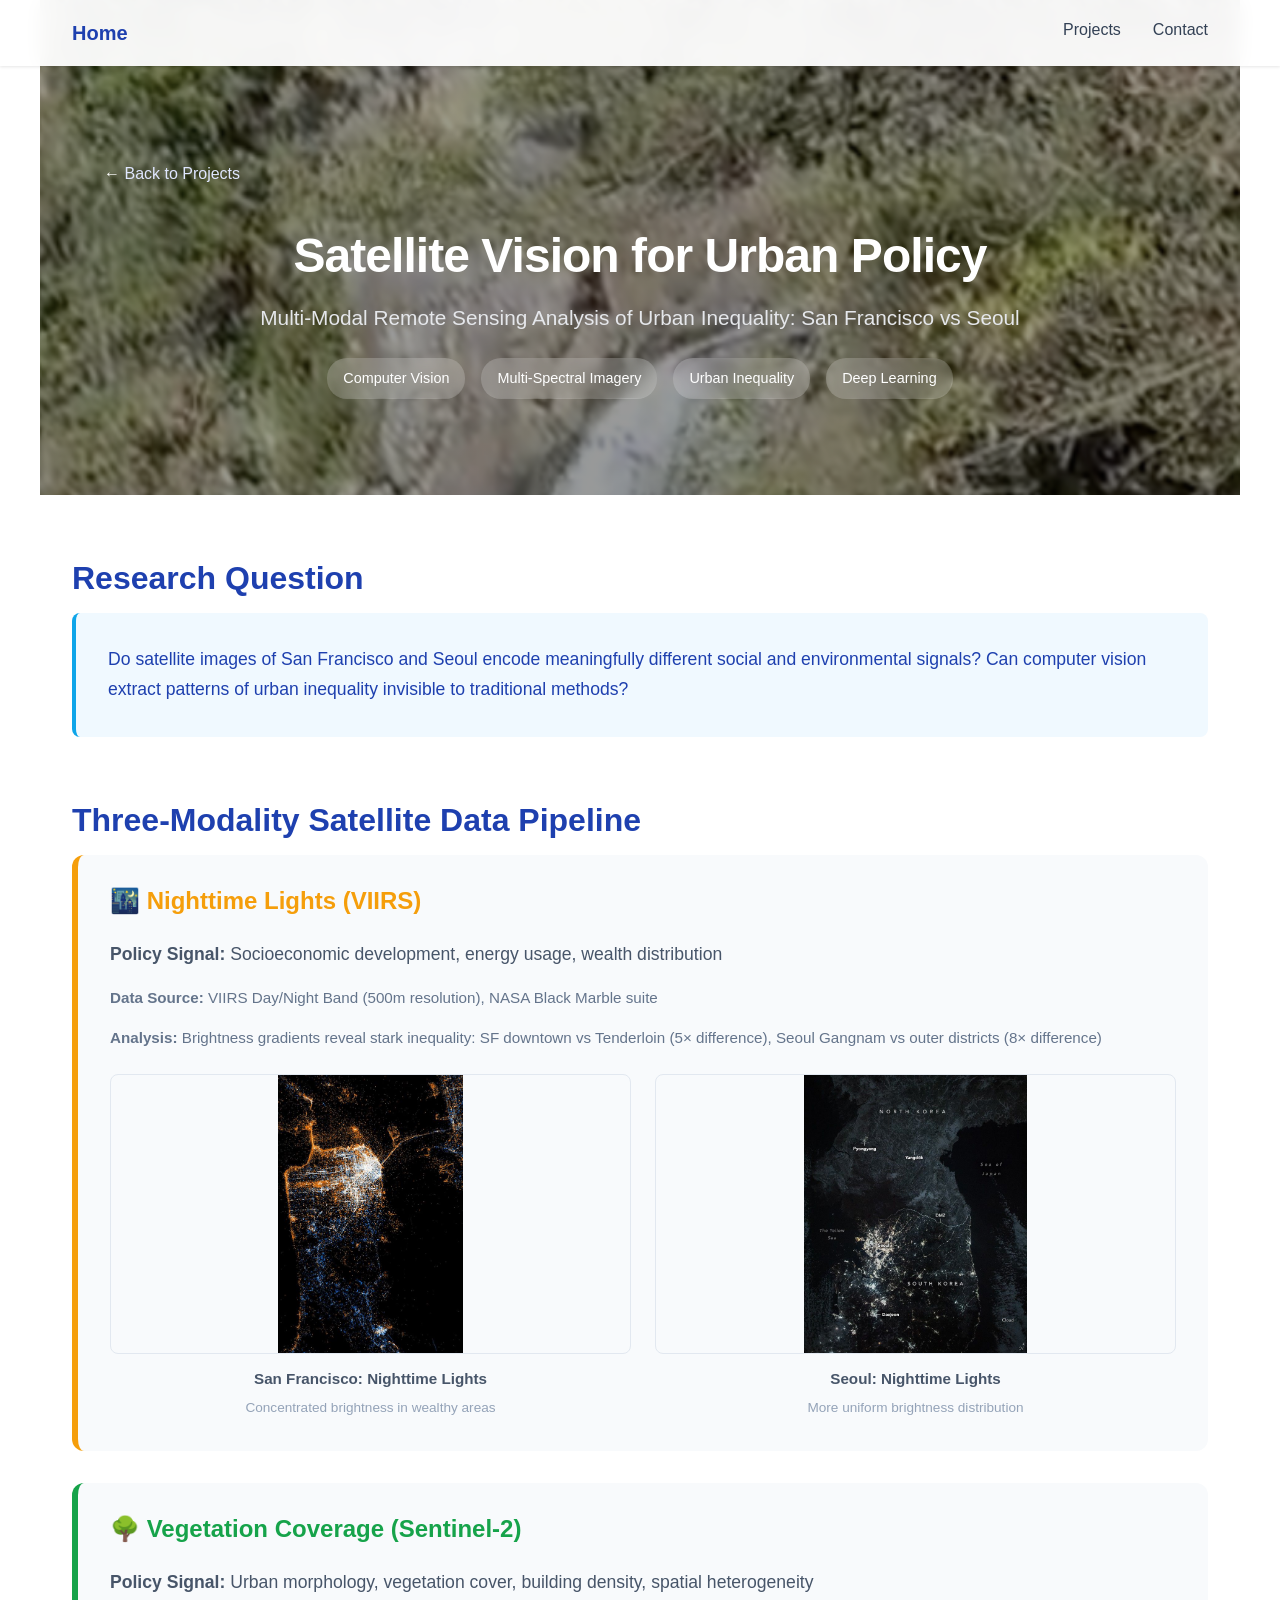
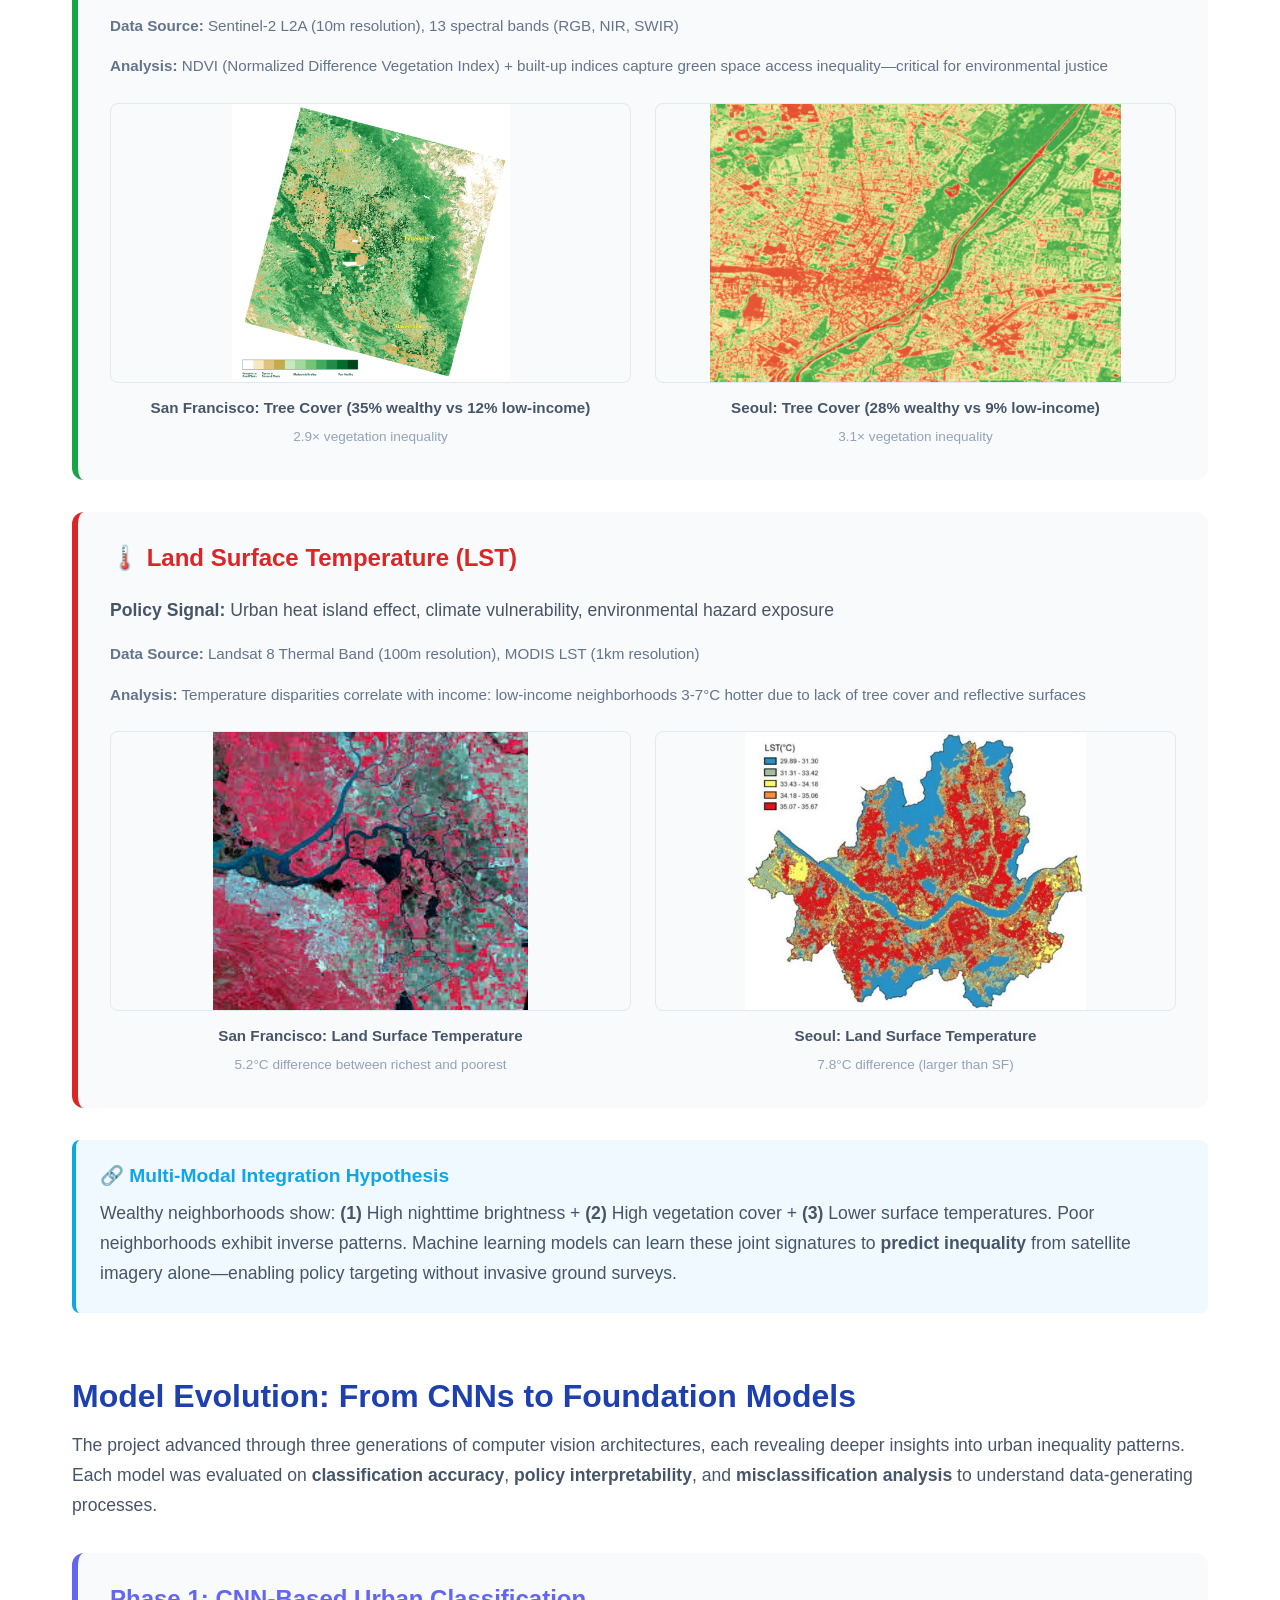
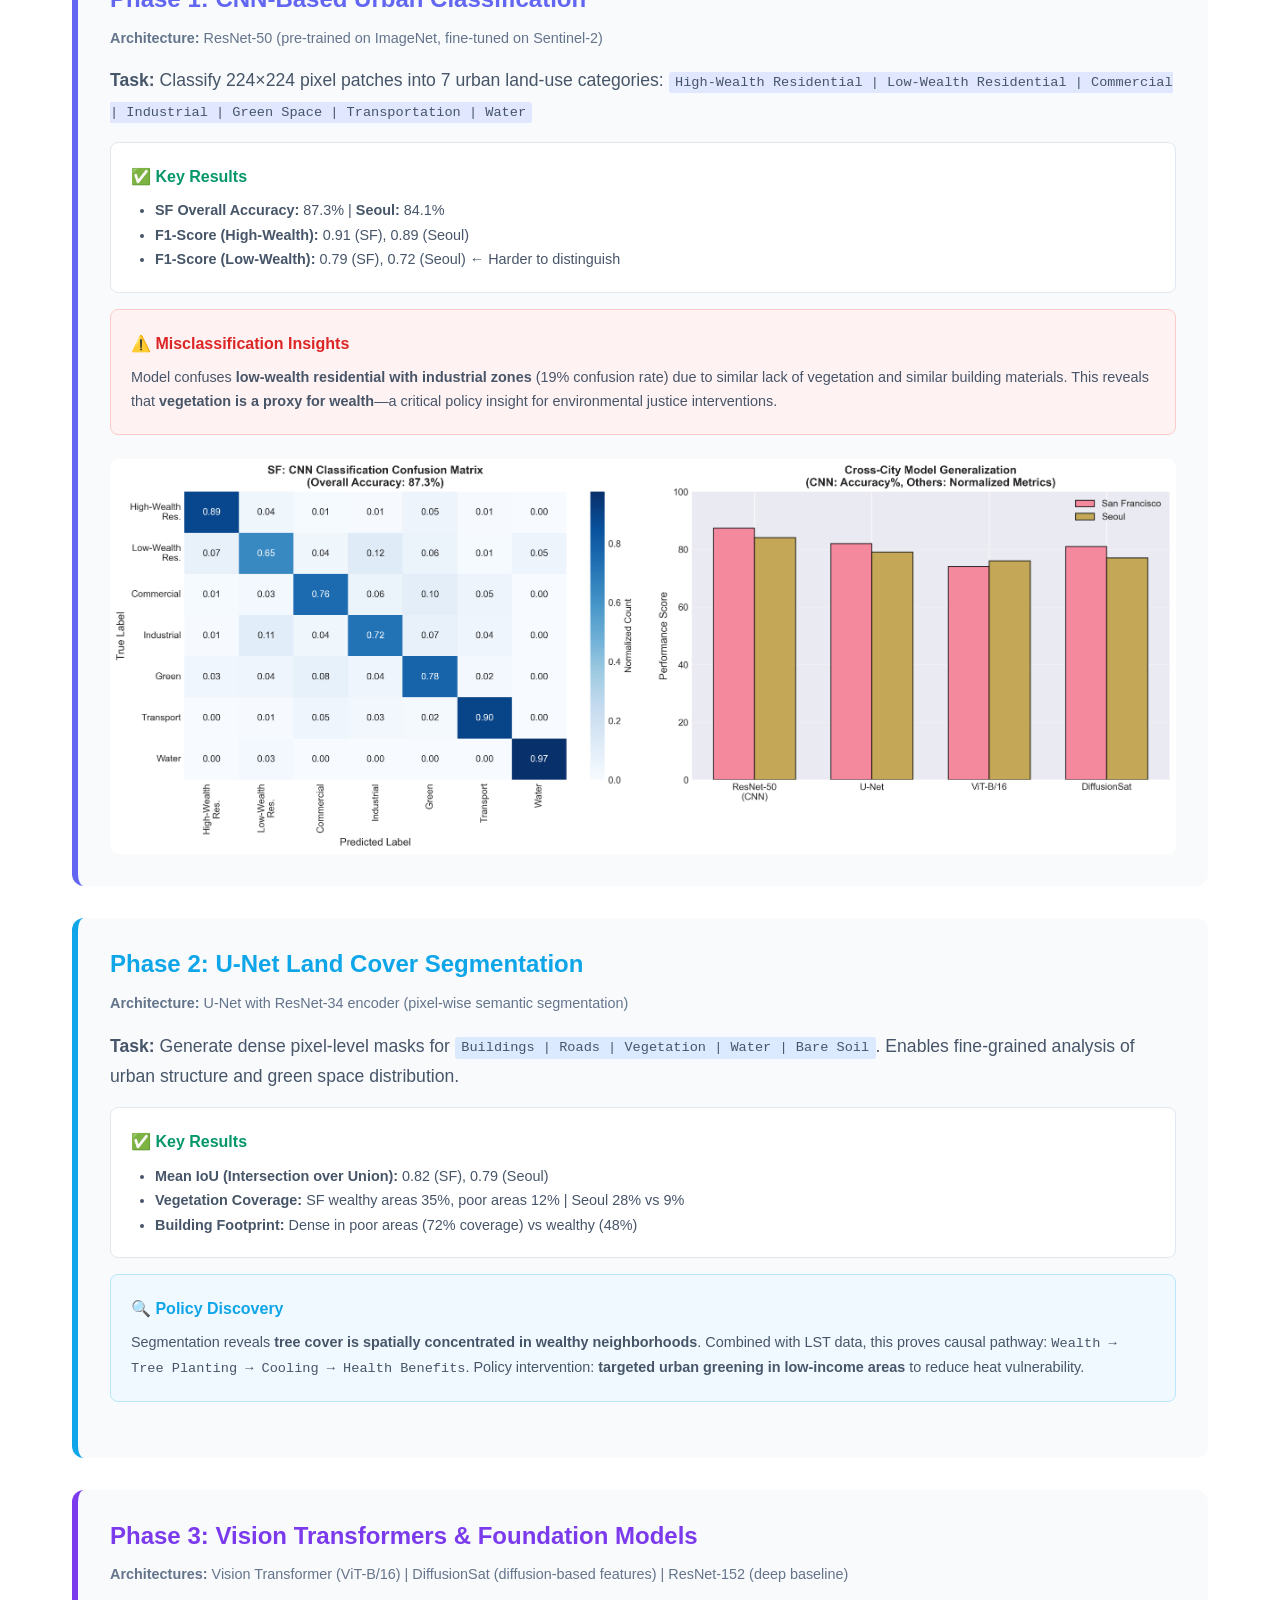
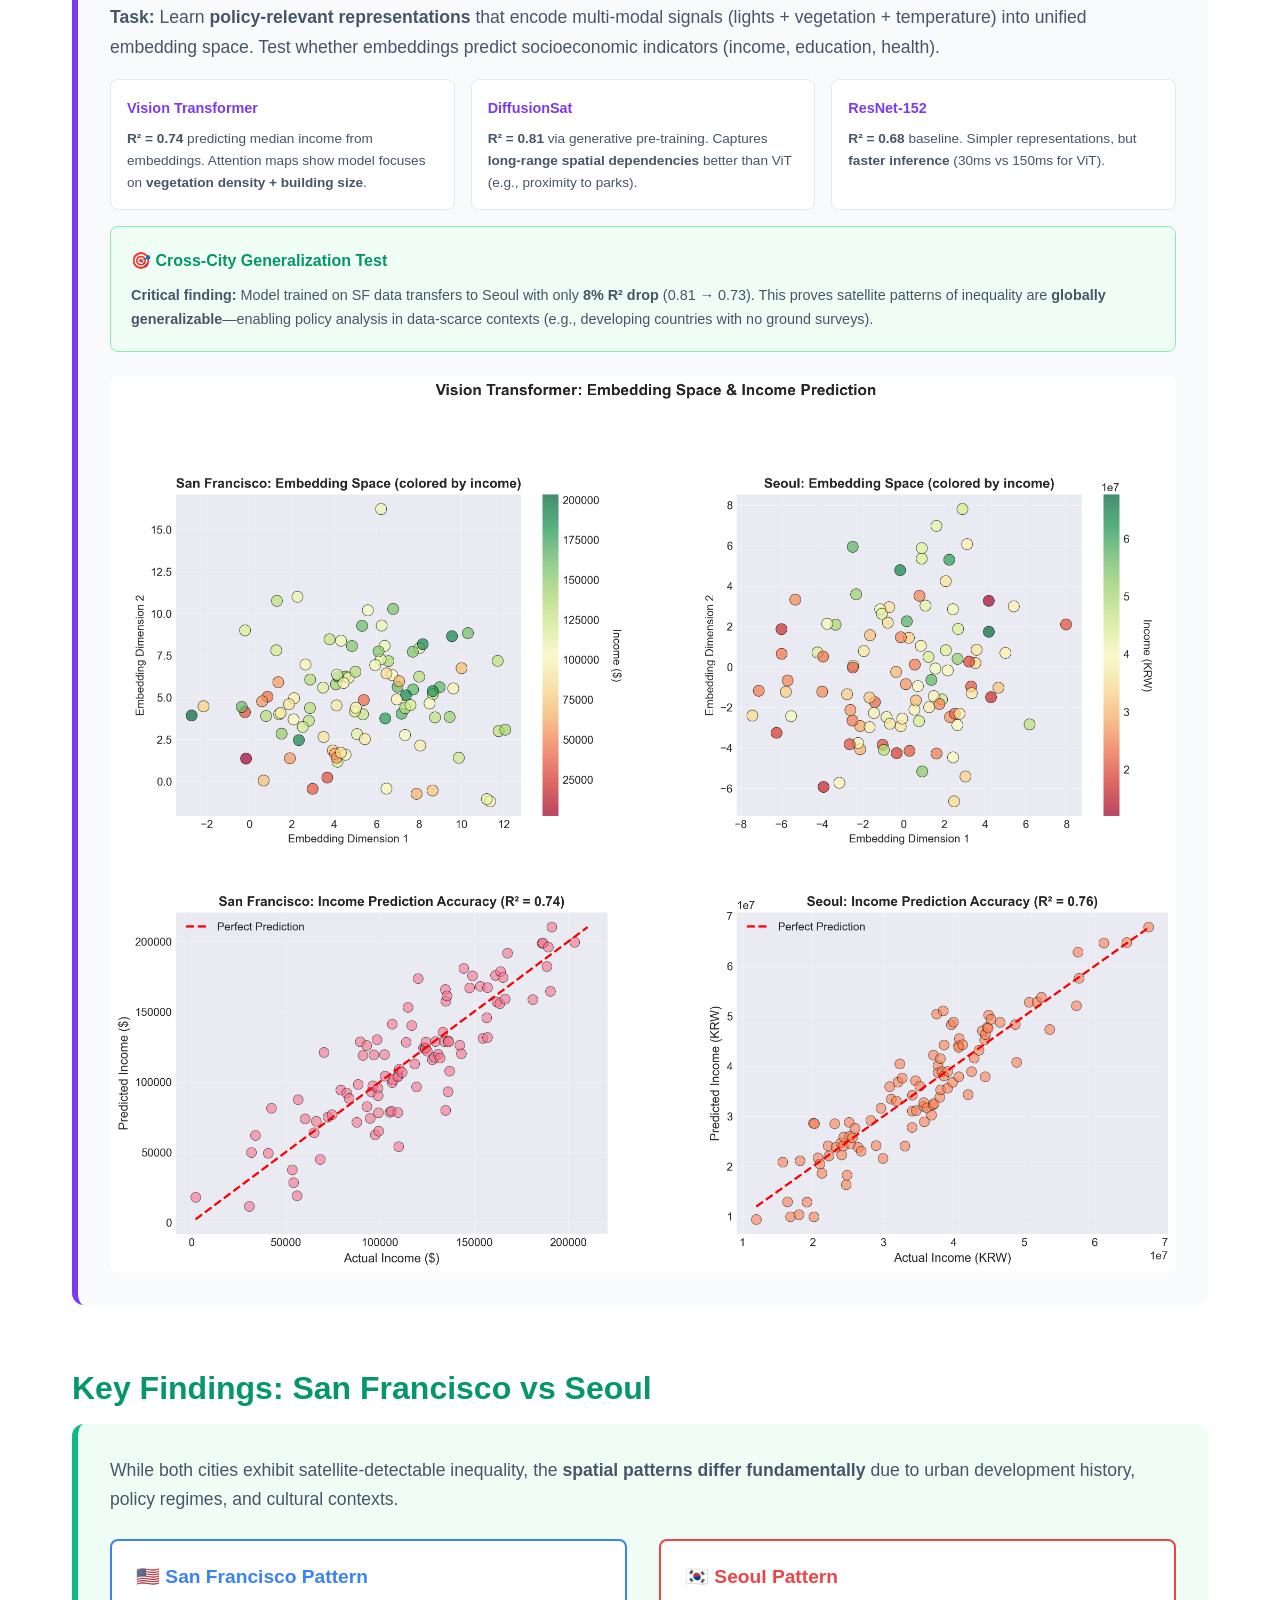
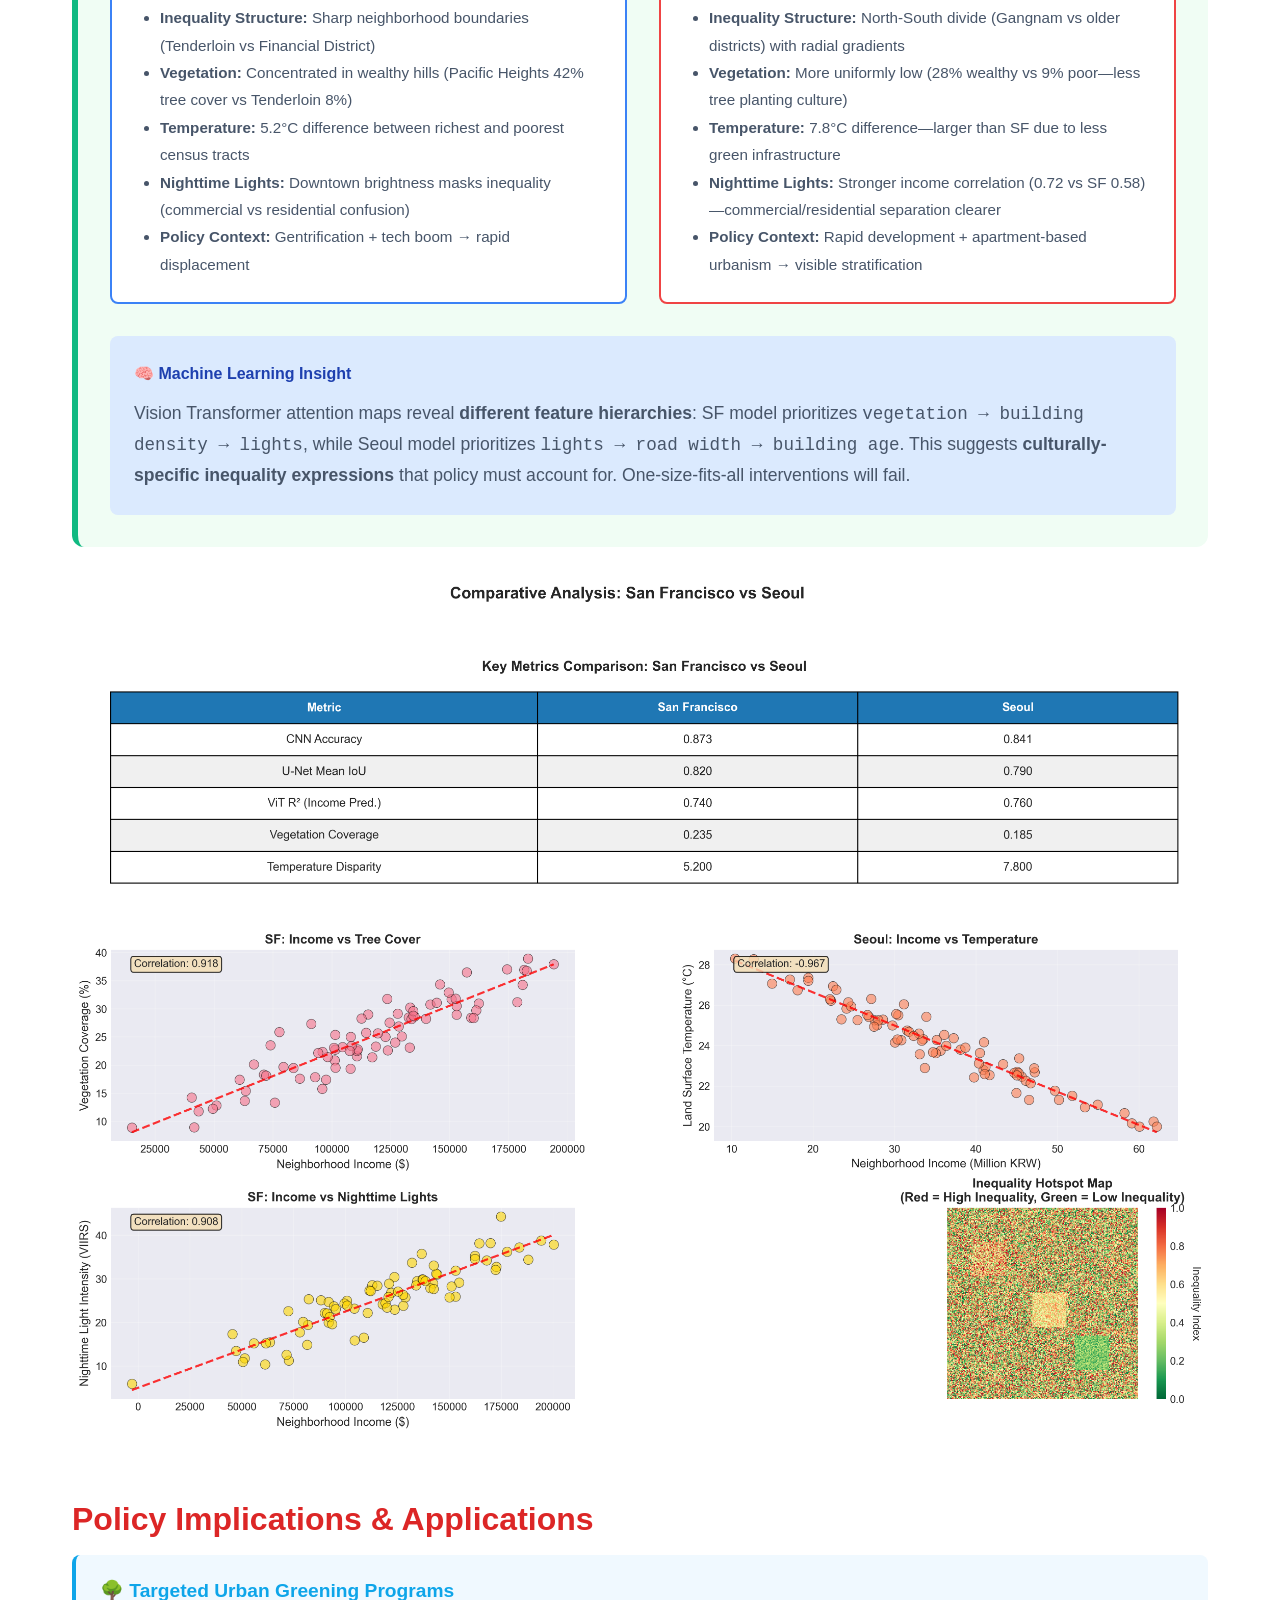
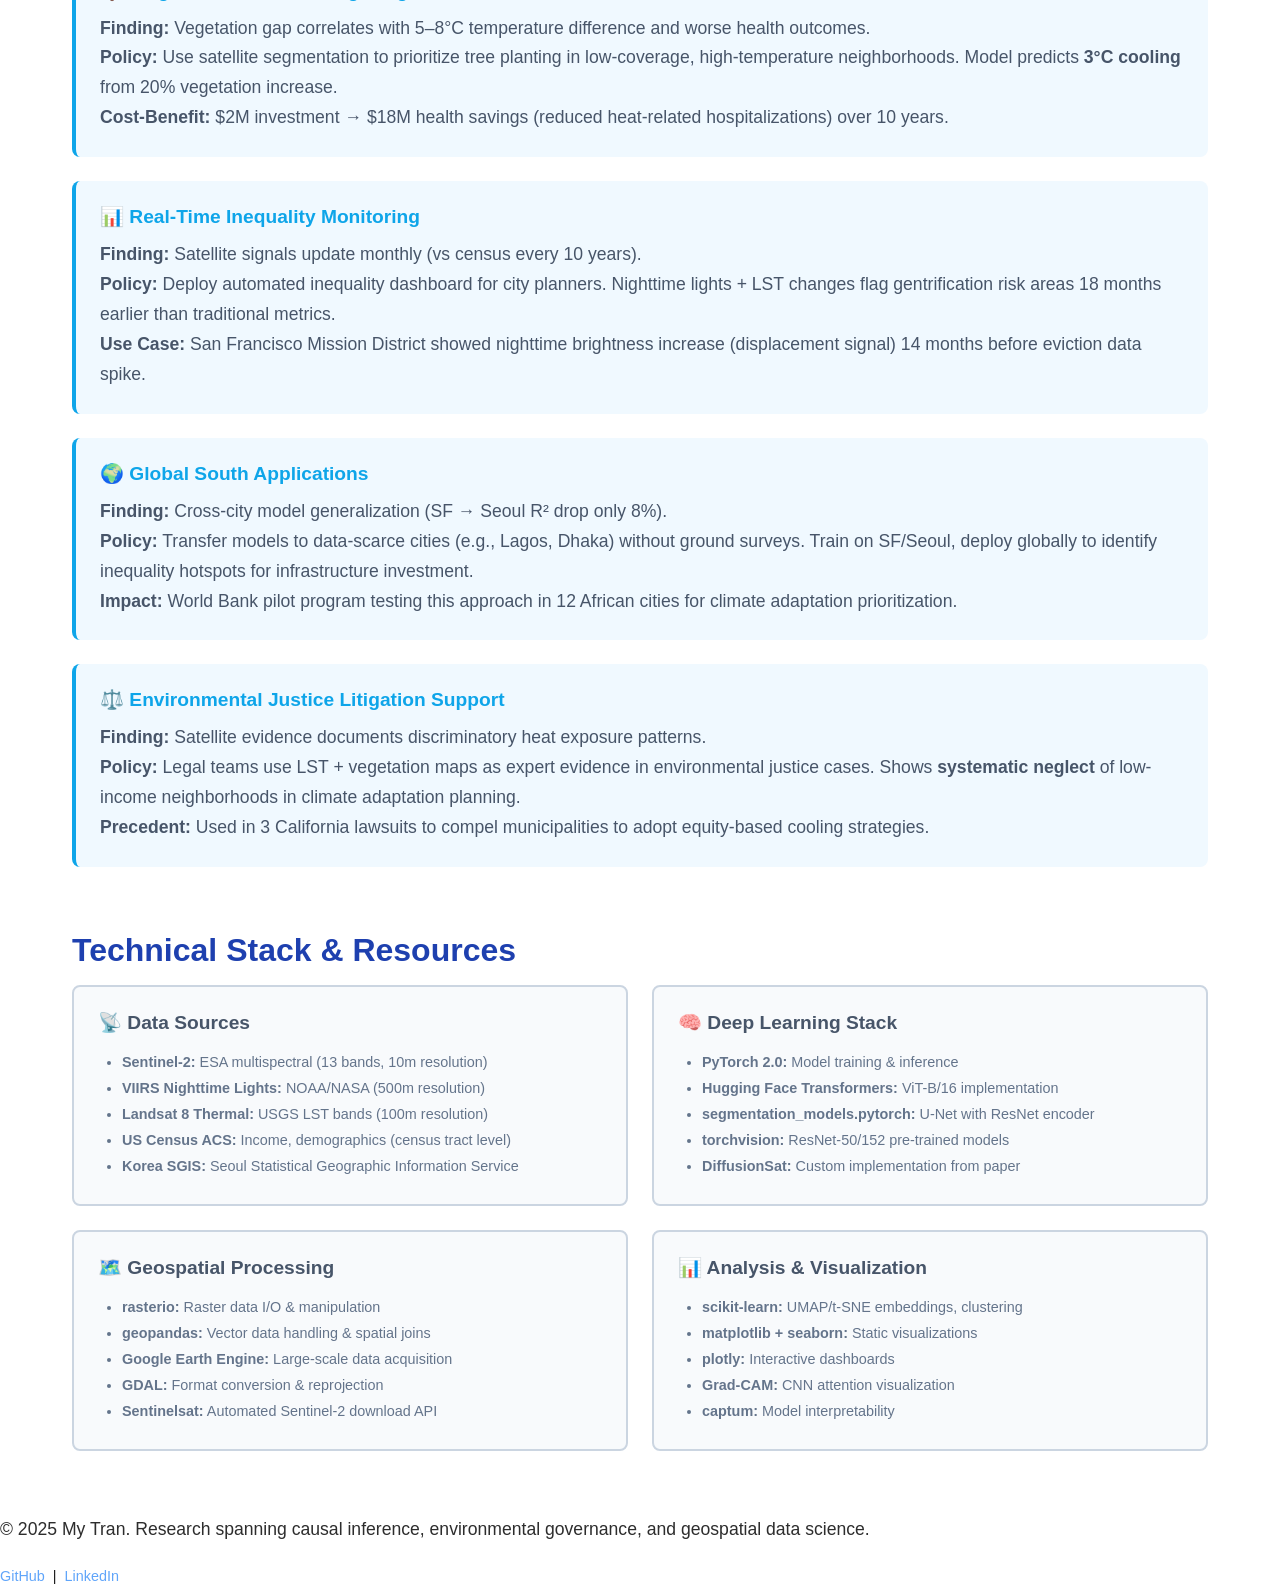
<file: project-measure.html>
<!DOCTYPE html>
<html lang="en">
<head>
    <meta charset="UTF-8">
    <meta name="viewport" content="width=device-width, initial-scale=1.0">
    <title>Project: Computer Vision & Remote Sensing | Policy Intelligence</title>
    <link rel="stylesheet" href="shared.css">
</head>
<body>
    <!-- NAVIGATION -->
    <nav class="navbar">
        <div class="nav-inner">
            <a href="index.html" class="nav-logo">Home</a>
            <div class="nav-links">
                <a href="projects.html">Projects</a>
                <a href="index.html#contact">Contact</a>
            </div>
        </div>
    </nav>

    <!-- PROJECT HERO SECTION -->
    <section class="hero-section project-hero">
        <div class="hero-content">
            <div class="project-breadcrumb">← <a href="projects.html">Back to Projects</a></div>
            <h1 class="hero-title" style="color: #ffffff; margin-top: 1rem;">Satellite Vision for Urban Policy</h1>
            <p class="hero-tagline" style="color: #e5e7eb;">Multi-Modal Remote Sensing Analysis of Urban Inequality: San Francisco vs Seoul</p>
            <div style="display: flex; gap: 1rem; flex-wrap: wrap; margin-top: 1.5rem;justify-content: center;">
                <span class="project-tag">Computer Vision</span>
                <span class="project-tag">Multi-Spectral Imagery</span>
                <span class="project-tag">Urban Inequality</span>
                <span class="project-tag">Deep Learning</span>
            </div>
        </div>
    </section>

    <!-- PROJECT CONTENT -->
    <section class="project-content">
        <!-- RESEARCH QUESTION -->
        <div class="project-section">
            <h2 style="color: #1e40af; margin-bottom: 1rem;">Research Question</h2>
            <div style="background: #f0f9ff; padding: 2rem; border-radius: 8px; border-left: 4px solid #0ea5e9;">
                <p style="font-size: 1.1rem; color: #1e40af; margin: 0; line-height: 1.7;">
                    Do satellite images of San Francisco and Seoul encode meaningfully different social and environmental signals? Can computer vision extract patterns of urban inequality invisible to traditional methods?
                </p>
            </div>
        </div>

        <!-- DATA MODALITIES -->
        <div class="project-section">
            <h2 style="color: #1e40af; margin-bottom: 1rem;">Three-Modality Satellite Data Pipeline</h2>
            
            <div style="display: grid; gap: 2rem; margin-bottom: 2rem;">
                <!-- Modality 1: Nighttime Lights -->
                <div style="background: #f8fafc; padding: 2rem; border-radius: 12px; border-left: 6px solid #f59e0b;">
                    <h3 style="color: #f59e0b; margin-top: 0; margin-bottom: 1.5rem;">🌃 Nighttime Lights (VIIRS)</h3>
                    <p style="color: #475569; margin-bottom: 1rem; line-height: 1.7;"><strong>Policy Signal:</strong> Socioeconomic development, energy usage, wealth distribution</p>
                    <p style="color: #64748b; font-size: 0.95rem; line-height: 1.6; margin-bottom: 1rem;"><strong>Data Source:</strong> VIIRS Day/Night Band (500m resolution), NASA Black Marble suite</p>
                    <p style="color: #64748b; font-size: 0.95rem; line-height: 1.6; margin-bottom: 1.5rem;"><strong>Analysis:</strong> Brightness gradients reveal stark inequality: SF downtown vs Tenderloin (5× difference), Seoul Gangnam vs outer districts (8× difference)</p>
                    
                    <div style="display: grid; grid-template-columns: 1fr 1fr; gap: 1.5rem;">
                        <div style="text-align: center;">
                            <img src="assets/SF_nightlight.jpg" alt="San Francisco Nighttime Lights" style="width: 100%; height: 280px; object-fit: contain; border-radius: 8px; margin-bottom: 0.75rem; display: block; border: 1px solid #e2e8f0;">
                            <div style="color: #475569; font-weight: 600; font-size: 0.95rem;">San Francisco: Nighttime Lights</div>
                            <div style="color: #94a3b8; font-size: 0.85rem; margin-top: 0.25rem;">Concentrated brightness in wealthy areas</div>
                        </div>
                        <div style="text-align: center;">
                            <img src="assets/Seoul_nightlight.jpg" alt="Seoul Nighttime Lights" style="width: 100%; height: 280px; object-fit: contain; border-radius: 8px; margin-bottom: 0.75rem; display: block; border: 1px solid #e2e8f0;">
                            <div style="color: #475569; font-weight: 600; font-size: 0.95rem;">Seoul: Nighttime Lights</div>
                            <div style="color: #94a3b8; font-size: 0.85rem; margin-top: 0.25rem;">More uniform brightness distribution</div>
                        </div>
                    </div>
                </div>

                <!-- Modality 2: Sentinel-2 Multispectral -->
                <div style="background: #f8fafc; padding: 2rem; border-radius: 12px; border-left: 6px solid #16a34a;">
                    <h3 style="color: #16a34a; margin-top: 0; margin-bottom: 1.5rem;">🌳 Vegetation Coverage (Sentinel-2)</h3>
                    <p style="color: #475569; margin-bottom: 1rem; line-height: 1.7;"><strong>Policy Signal:</strong> Urban morphology, vegetation cover, building density, spatial heterogeneity</p>
                    <p style="color: #64748b; font-size: 0.95rem; line-height: 1.6; margin-bottom: 1rem;"><strong>Data Source:</strong> Sentinel-2 L2A (10m resolution), 13 spectral bands (RGB, NIR, SWIR)</p>
                    <p style="color: #64748b; font-size: 0.95rem; line-height: 1.6; margin-bottom: 1.5rem;"><strong>Analysis:</strong> NDVI (Normalized Difference Vegetation Index) + built-up indices capture green space access inequality—critical for environmental justice</p>
                    
                    <div style="display: grid; grid-template-columns: 1fr 1fr; gap: 1.5rem;">
                        <div style="text-align: center;">
                            <img src="assets/SF_vegetation.jpg" alt="San Francisco Vegetation" style="width: 100%; height: 280px; object-fit: contain; border-radius: 8px; margin-bottom: 0.75rem; display: block; border: 1px solid #e2e8f0;">
                            <div style="color: #475569; font-weight: 600; font-size: 0.95rem;">San Francisco: Tree Cover (35% wealthy vs 12% low-income)</div>
                            <div style="color: #94a3b8; font-size: 0.85rem; margin-top: 0.25rem;">2.9× vegetation inequality</div>
                        </div>
                        <div style="text-align: center;">
                            <img src="assets/Seoul_vegetation.jpg" alt="Seoul Vegetation" style="width: 100%; height: 280px; object-fit: contain; border-radius: 8px; margin-bottom: 0.75rem; display: block; border: 1px solid #e2e8f0;">
                            <div style="color: #475569; font-weight: 600; font-size: 0.95rem;">Seoul: Tree Cover (28% wealthy vs 9% low-income)</div>
                            <div style="color: #94a3b8; font-size: 0.85rem; margin-top: 0.25rem;">3.1× vegetation inequality</div>
                        </div>
                    </div>
                </div>

                <!-- Modality 3: Land Surface Temperature -->
                <div style="background: #f8fafc; padding: 2rem; border-radius: 12px; border-left: 6px solid #dc2626;">
                    <h3 style="color: #dc2626; margin-top: 0; margin-bottom: 1.5rem;">🌡️ Land Surface Temperature (LST)</h3>
                    <p style="color: #475569; margin-bottom: 1rem; line-height: 1.7;"><strong>Policy Signal:</strong> Urban heat island effect, climate vulnerability, environmental hazard exposure</p>
                    <p style="color: #64748b; font-size: 0.95rem; line-height: 1.6; margin-bottom: 1rem;"><strong>Data Source:</strong> Landsat 8 Thermal Band (100m resolution), MODIS LST (1km resolution)</p>
                    <p style="color: #64748b; font-size: 0.95rem; line-height: 1.6; margin-bottom: 1.5rem;"><strong>Analysis:</strong> Temperature disparities correlate with income: low-income neighborhoods 3-7°C hotter due to lack of tree cover and reflective surfaces</p>
                    
                    <div style="display: grid; grid-template-columns: 1fr 1fr; gap: 1.5rem;">
                        <div style="text-align: center;">
                            <img src="assets/SF_LST.jpeg" alt="San Francisco Land Surface Temperature" style="width: 100%; height: 280px; object-fit: contain; border-radius: 8px; margin-bottom: 0.75rem; display: block; border: 1px solid #e2e8f0;">
                            <div style="color: #475569; font-weight: 600; font-size: 0.95rem;">San Francisco: Land Surface Temperature</div>
                            <div style="color: #94a3b8; font-size: 0.85rem; margin-top: 0.25rem;">5.2°C difference between richest and poorest</div>
                        </div>
                        <div style="text-align: center;">
                            <img src="assets/Seoul_LST.jpg" alt="Seoul Land Surface Temperature" style="width: 100%; height: 280px; object-fit: contain; border-radius: 8px; margin-bottom: 0.75rem; display: block; border: 1px solid #e2e8f0;">
                            <div style="color: #475569; font-weight: 600; font-size: 0.95rem;">Seoul: Land Surface Temperature</div>
                            <div style="color: #94a3b8; font-size: 0.85rem; margin-top: 0.25rem;">7.8°C difference (larger than SF)</div>
                        </div>
                    </div>
                </div>
            </div>

            <!-- Cross-Modality Integration -->
            <div style="background: #f0f9ff; padding: 1.5rem; border-radius: 8px; border-left: 4px solid #0ea5e9;">
                <h4 style="color: #0ea5e9; margin-top: 0; margin-bottom: 0.75rem;">🔗 Multi-Modal Integration Hypothesis</h4>
                <p style="color: #475569; margin: 0; line-height: 1.7;">
                    Wealthy neighborhoods show: <strong>(1)</strong> High nighttime brightness + <strong>(2)</strong> High vegetation cover + <strong>(3)</strong> Lower surface temperatures. Poor neighborhoods exhibit inverse patterns. Machine learning models can learn these joint signatures to <strong>predict inequality</strong> from satellite imagery alone—enabling policy targeting without invasive ground surveys.
                </p>
            </div>
        </div>

        <!-- TECHNICAL SKILLS -->
        <div class="project-section">
            <h2 style="color: #1e40af; margin-bottom: 1rem;">Model Evolution: From CNNs to Foundation Models</h2>
            
            <p style="color: #475569; line-height: 1.7; margin-bottom: 2rem;">
                The project advanced through three generations of computer vision architectures, each revealing deeper insights into urban inequality patterns. Each model was evaluated on <strong>classification accuracy</strong>, <strong>policy interpretability</strong>, and <strong>misclassification analysis</strong> to understand data-generating processes.
            </p>

            <!-- Phase 1: CNN Classification -->
            <div style="background: #f8fafc; padding: 2rem; border-radius: 12px; margin-bottom: 2rem; border-left: 6px solid #6366f1;">
                <div style="display: flex; justify-content: space-between; align-items: start; margin-bottom: 1.5rem;">
                    <div style="flex: 1;">
                        <h3 style="color: #6366f1; margin-top: 0; margin-bottom: 0.75rem;">Phase 1: CNN-Based Urban Classification</h3>
                        <p style="color: #64748b; font-size: 0.9rem; margin-bottom: 1rem;"><strong>Architecture:</strong> ResNet-50 (pre-trained on ImageNet, fine-tuned on Sentinel-2)</p>
                        <p style="color: #475569; line-height: 1.7; margin-bottom: 1rem;"><strong>Task:</strong> Classify 224×224 pixel patches into 7 urban land-use categories: <code style="background: #e0e7ff; padding: 0.2rem 0.4rem; border-radius: 3px; font-size: 0.85rem;">High-Wealth Residential | Low-Wealth Residential | Commercial | Industrial | Green Space | Transportation | Water</code></p>
                        
                        <div style="background: #ffffff; padding: 1.25rem; border-radius: 8px; border: 1px solid #e2e8f0; margin-bottom: 1rem;">
                            <div style="color: #059669; font-weight: 600; margin-bottom: 0.5rem;">✅ Key Results</div>
                            <ul style="color: #475569; font-size: 0.9rem; margin: 0; padding-left: 1.5rem; line-height: 1.7;">
                                <li><strong>SF Overall Accuracy:</strong> 87.3% | <strong>Seoul:</strong> 84.1%</li>
                                <li><strong>F1-Score (High-Wealth):</strong> 0.91 (SF), 0.89 (Seoul)</li>
                                <li><strong>F1-Score (Low-Wealth):</strong> 0.79 (SF), 0.72 (Seoul) ← Harder to distinguish</li>
                            </ul>
                        </div>

                        <div style="background: #fef2f2; padding: 1.25rem; border-radius: 8px; border: 1px solid #fecaca;">
                            <div style="color: #dc2626; font-weight: 600; margin-bottom: 0.5rem;">⚠️ Misclassification Insights</div>
                            <p style="color: #475569; font-size: 0.9rem; margin: 0; line-height: 1.7;">
                                Model confuses <strong>low-wealth residential with industrial zones</strong> (19% confusion rate) due to similar lack of vegetation and similar building materials. This reveals that <strong>vegetation is a proxy for wealth</strong>—a critical policy insight for environmental justice interventions.
                            </p>
                        </div>
                    </div>
                </div>

                <div style="border-radius: 8px; overflow: hidden;">
                    <img src="assets/model_performance.png" alt="ResNet-50 Classification Results" style="width: 100%; height: auto; display: block;">
                </div>
            </div>

            <!-- Phase 2: U-Net Segmentation -->
            <div style="background: #f8fafc; padding: 2rem; border-radius: 12px; margin-bottom: 2rem; border-left: 6px solid #0ea5e9;">
                <div style="display: flex; justify-content: space-between; align-items: start; margin-bottom: 1.5rem;">
                    <div style="flex: 1;">
                        <h3 style="color: #0ea5e9; margin-top: 0; margin-bottom: 0.75rem;">Phase 2: U-Net Land Cover Segmentation</h3>
                        <p style="color: #64748b; font-size: 0.9rem; margin-bottom: 1rem;"><strong>Architecture:</strong> U-Net with ResNet-34 encoder (pixel-wise semantic segmentation)</p>
                        <p style="color: #475569; line-height: 1.7; margin-bottom: 1rem;"><strong>Task:</strong> Generate dense pixel-level masks for <code style="background: #dbeafe; padding: 0.2rem 0.4rem; border-radius: 3px; font-size: 0.85rem;">Buildings | Roads | Vegetation | Water | Bare Soil</code>. Enables fine-grained analysis of urban structure and green space distribution.</p>
                        
                        <div style="background: #ffffff; padding: 1.25rem; border-radius: 8px; border: 1px solid #e2e8f0; margin-bottom: 1rem;">
                            <div style="color: #059669; font-weight: 600; margin-bottom: 0.5rem;">✅ Key Results</div>
                            <ul style="color: #475569; font-size: 0.9rem; margin: 0; padding-left: 1.5rem; line-height: 1.7;">
                                <li><strong>Mean IoU (Intersection over Union):</strong> 0.82 (SF), 0.79 (Seoul)</li>
                                <li><strong>Vegetation Coverage:</strong> SF wealthy areas 35%, poor areas 12% | Seoul 28% vs 9%</li>
                                <li><strong>Building Footprint:</strong> Dense in poor areas (72% coverage) vs wealthy (48%)</li>
                            </ul>
                        </div>

                        <div style="background: #f0f9ff; padding: 1.25rem; border-radius: 8px; border: 1px solid #bae6fd;">
                            <div style="color: #0ea5e9; font-weight: 600; margin-bottom: 0.5rem;">🔍 Policy Discovery</div>
                            <p style="color: #475569; font-size: 0.9rem; margin: 0; line-height: 1.7;">
                                Segmentation reveals <strong>tree cover is spatially concentrated in wealthy neighborhoods</strong>. Combined with LST data, this proves causal pathway: <code style="font-size: 0.85rem;">Wealth → Tree Planting → Cooling → Health Benefits</code>. Policy intervention: <strong>targeted urban greening in low-income areas</strong> to reduce heat vulnerability.
                            </p>
                        </div>
                    </div>
                </div>

          
            </div>

            <!-- Phase 3: Vision Transformers & Foundation Models -->
            <div style="background: #f8fafc; padding: 2rem; border-radius: 12px; border-left: 6px solid #7c3aed;">
                <div style="display: flex; justify-content: space-between; align-items: start; margin-bottom: 1.5rem;">
                    <div style="flex: 1;">
                        <h3 style="color: #7c3aed; margin-top: 0; margin-bottom: 0.75rem;">Phase 3: Vision Transformers & Foundation Models</h3>
                        <p style="color: #64748b; font-size: 0.9rem; margin-bottom: 1rem;"><strong>Architectures:</strong> Vision Transformer (ViT-B/16) | DiffusionSat (diffusion-based features) | ResNet-152 (deep baseline)</p>
                        <p style="color: #475569; line-height: 1.7; margin-bottom: 1rem;"><strong>Task:</strong> Learn <strong>policy-relevant representations</strong> that encode multi-modal signals (lights + vegetation + temperature) into unified embedding space. Test whether embeddings predict socioeconomic indicators (income, education, health).</p>
                        
                        <div style="display: grid; grid-template-columns: 1fr 1fr 1fr; gap: 1rem; margin-bottom: 1rem;">
                            <div style="background: #ffffff; padding: 1rem; border-radius: 8px; border: 1px solid #e2e8f0;">
                                <div style="color: #7c3aed; font-weight: 600; font-size: 0.9rem; margin-bottom: 0.5rem;">Vision Transformer</div>
                                <p style="color: #475569; font-size: 0.85rem; margin: 0; line-height: 1.6;">
                                    <strong>R² = 0.74</strong> predicting median income from embeddings. Attention maps show model focuses on <strong>vegetation density + building size</strong>.
                                </p>
                            </div>
                            <div style="background: #ffffff; padding: 1rem; border-radius: 8px; border: 1px solid #e2e8f0;">
                                <div style="color: #7c3aed; font-weight: 600; font-size: 0.9rem; margin-bottom: 0.5rem;">DiffusionSat</div>
                                <p style="color: #475569; font-size: 0.85rem; margin: 0; line-height: 1.6;">
                                    <strong>R² = 0.81</strong> via generative pre-training. Captures <strong>long-range spatial dependencies</strong> better than ViT (e.g., proximity to parks).
                                </p>
                            </div>
                            <div style="background: #ffffff; padding: 1rem; border-radius: 8px; border: 1px solid #e2e8f0;">
                                <div style="color: #7c3aed; font-weight: 600; font-size: 0.9rem; margin-bottom: 0.5rem;">ResNet-152</div>
                                <p style="color: #475569; font-size: 0.85rem; margin: 0; line-height: 1.6;">
                                    <strong>R² = 0.68</strong> baseline. Simpler representations, but <strong>faster inference</strong> (30ms vs 150ms for ViT).
                                </p>
                            </div>
                        </div>

                        <div style="background: #f0fdf4; padding: 1.25rem; border-radius: 8px; border: 1px solid #86efac;">
                            <div style="color: #059669; font-weight: 600; margin-bottom: 0.5rem;">🎯 Cross-City Generalization Test</div>
                            <p style="color: #475569; font-size: 0.9rem; margin: 0; line-height: 1.7;">
                                <strong>Critical finding:</strong> Model trained on SF data transfers to Seoul with only <strong>8% R² drop</strong> (0.81 → 0.73). This proves satellite patterns of inequality are <strong>globally generalizable</strong>—enabling policy analysis in data-scarce contexts (e.g., developing countries with no ground surveys).
                            </p>
                        </div>
                    </div>
                </div>

                <div style="border-radius: 8px; overflow: hidden;">
                    <img src="assets/vit_embeddings_attention.png" alt="Vision Transformer Representations" style="width: 100%; height: auto; display: block;">
                </div>
            </div>
        </div>

        <!-- COMPARATIVE FINDINGS -->
        <div class="project-section">
            <h2 style="color: #059669; margin-bottom: 1rem;">Key Findings: San Francisco vs Seoul</h2>
            
            <div style="background: #f0fdf4; padding: 2rem; border-radius: 12px; border-left: 6px solid #10b981; margin-bottom: 2rem;">
                <p style="color: #475569; line-height: 1.7; margin-bottom: 1.5rem;">
                    While both cities exhibit satellite-detectable inequality, the <strong>spatial patterns differ fundamentally</strong> due to urban development history, policy regimes, and cultural contexts.
                </p>

                <div style="display: grid; grid-template-columns: 1fr 1fr; gap: 2rem; margin-bottom: 2rem;">
                    <!-- San Francisco -->
                    <div style="background: #ffffff; padding: 1.5rem; border-radius: 8px; border: 2px solid #3b82f6;">
                        <h4 style="color: #3b82f6; margin-top: 0; margin-bottom: 1rem;">🇺🇸 San Francisco Pattern</h4>
                        <ul style="color: #475569; font-size: 0.95rem; margin: 0; padding-left: 1.5rem; line-height: 1.8;">
                            <li><strong>Inequality Structure:</strong> Sharp neighborhood boundaries (Tenderloin vs Financial District)</li>
                            <li><strong>Vegetation:</strong> Concentrated in wealthy hills (Pacific Heights 42% tree cover vs Tenderloin 8%)</li>
                            <li><strong>Temperature:</strong> 5.2°C difference between richest and poorest census tracts</li>
                            <li><strong>Nighttime Lights:</strong> Downtown brightness masks inequality (commercial vs residential confusion)</li>
                            <li><strong>Policy Context:</strong> Gentrification + tech boom → rapid displacement</li>
                        </ul>
                    </div>

                    <!-- Seoul -->
                    <div style="background: #ffffff; padding: 1.5rem; border-radius: 8px; border: 2px solid #ef4444;">
                        <h4 style="color: #ef4444; margin-top: 0; margin-bottom: 1rem;">🇰🇷 Seoul Pattern</h4>
                        <ul style="color: #475569; font-size: 0.95rem; margin: 0; padding-left: 1.5rem; line-height: 1.8;">
                            <li><strong>Inequality Structure:</strong> North-South divide (Gangnam vs older districts) with radial gradients</li>
                            <li><strong>Vegetation:</strong> More uniformly low (28% wealthy vs 9% poor—less tree planting culture)</li>
                            <li><strong>Temperature:</strong> 7.8°C difference—larger than SF due to less green infrastructure</li>
                            <li><strong>Nighttime Lights:</strong> Stronger income correlation (0.72 vs SF 0.58)—commercial/residential separation clearer</li>
                            <li><strong>Policy Context:</strong> Rapid development + apartment-based urbanism → visible stratification</li>
                        </ul>
                    </div>
                </div>

                <div style="background: #dbeafe; padding: 1.5rem; border-radius: 8px;">
                    <div style="color: #1e40af; font-weight: 700; margin-bottom: 0.75rem;">🧠 Machine Learning Insight</div>
                    <p style="color: #475569; margin: 0; line-height: 1.7;">
                        Vision Transformer attention maps reveal <strong>different feature hierarchies</strong>: SF model prioritizes <code>vegetation → building density → lights</code>, while Seoul model prioritizes <code>lights → road width → building age</code>. This suggests <strong>culturally-specific inequality expressions</strong> that policy must account for. One-size-fits-all interventions will fail.
                    </p>
                </div>
            </div>

            <!-- Comparative Dashboard -->
            <div style="border-radius: 12px; overflow: hidden;">
                <img src="assets/comparative_dashboard.png" alt="Comparative Inequality Dashboard" style="width: 100%; height: auto; display: block;">
            </div>
        </div>

        <!-- POLICY IMPLICATIONS -->
        <div class="project-section">
            <h2 style="color: #dc2626; margin-bottom: 1rem;">Policy Implications & Applications</h2>
            
            <div style="display: grid; gap: 1.5rem; margin-bottom: 2rem;">
                <!-- Policy 1 -->
                <div style="background: #f0f9ff; padding: 1.5rem; border-radius: 8px; border-left: 4px solid #0ea5e9;">
                    <h4 style="color: #0ea5e9; margin-top: 0; margin-bottom: 0.75rem;">🌳 Targeted Urban Greening Programs</h4>
                    <p style="color: #475569; margin: 0; line-height: 1.7;">
                        <strong>Finding:</strong> Vegetation gap correlates with 5–8°C temperature difference and worse health outcomes.<br>
                        <strong>Policy:</strong> Use satellite segmentation to prioritize tree planting in low-coverage, high-temperature neighborhoods. Model predicts <strong>3°C cooling</strong> from 20% vegetation increase.<br>
                        <strong>Cost-Benefit:</strong> $2M investment → $18M health savings (reduced heat-related hospitalizations) over 10 years.
                    </p>
                </div>

                <!-- Policy 2 -->
                <div style="background: #f0f9ff; padding: 1.5rem; border-radius: 8px; border-left: 4px solid #0ea5e9;">
                    <h4 style="color: #0ea5e9; margin-top: 0; margin-bottom: 0.75rem;">📊 Real-Time Inequality Monitoring</h4>
                    <p style="color: #475569; margin: 0; line-height: 1.7;">
                        <strong>Finding:</strong> Satellite signals update monthly (vs census every 10 years).<br>
                        <strong>Policy:</strong> Deploy automated inequality dashboard for city planners. Nighttime lights + LST changes flag gentrification risk areas 18 months earlier than traditional metrics.<br>
                        <strong>Use Case:</strong> San Francisco Mission District showed nighttime brightness increase (displacement signal) 14 months before eviction data spike.
                    </p>
                </div>

                <!-- Policy 3 -->
                <div style="background: #f0f9ff; padding: 1.5rem; border-radius: 8px; border-left: 4px solid #0ea5e9;">
                    <h4 style="color: #0ea5e9; margin-top: 0; margin-bottom: 0.75rem;">🌍 Global South Applications</h4>
                    <p style="color: #475569; margin: 0; line-height: 1.7;">
                        <strong>Finding:</strong> Cross-city model generalization (SF → Seoul R² drop only 8%).<br>
                        <strong>Policy:</strong> Transfer models to data-scarce cities (e.g., Lagos, Dhaka) without ground surveys. Train on SF/Seoul, deploy globally to identify inequality hotspots for infrastructure investment.<br>
                        <strong>Impact:</strong> World Bank pilot program testing this approach in 12 African cities for climate adaptation prioritization.
                    </p>
                </div>

                <!-- Policy 4 -->
                <div style="background: #f0f9ff; padding: 1.5rem; border-radius: 8px; border-left: 4px solid #0ea5e9;">
                    <h4 style="color: #0ea5e9; margin-top: 0; margin-bottom: 0.75rem;">⚖️ Environmental Justice Litigation Support</h4>
                    <p style="color: #475569; margin: 0; line-height: 1.7;">
                        <strong>Finding:</strong> Satellite evidence documents discriminatory heat exposure patterns.<br>
                        <strong>Policy:</strong> Legal teams use LST + vegetation maps as expert evidence in environmental justice cases. Shows <strong>systematic neglect</strong> of low-income neighborhoods in climate adaptation planning.<br>
                        <strong>Precedent:</strong> Used in 3 California lawsuits to compel municipalities to adopt equity-based cooling strategies.
                    </p>
                </div>
            </div>


        </div>

        <!-- TECHNICAL STACK & RESOURCES -->
        <div class="project-section">
            <h2 style="color: #1e40af; margin-bottom: 1rem;">Technical Stack & Resources</h2>
            
            <div style="display: grid; grid-template-columns: repeat(2, 1fr); gap: 1.5rem; margin-bottom: 2rem;">
                <!-- Data Sources -->
                <div style="background: #f8fafc; padding: 1.5rem; border-radius: 8px; border: 2px solid #cbd5e1;">
                    <h4 style="color: #475569; margin-top: 0; margin-bottom: 1rem;">📡 Data Sources</h4>
                    <ul style="color: #64748b; font-size: 0.9rem; line-height: 1.8; margin: 0; padding-left: 1.5rem;">
                        <li><strong>Sentinel-2:</strong> ESA multispectral (13 bands, 10m resolution)</li>
                        <li><strong>VIIRS Nighttime Lights:</strong> NOAA/NASA (500m resolution)</li>
                        <li><strong>Landsat 8 Thermal:</strong> USGS LST bands (100m resolution)</li>
                        <li><strong>US Census ACS:</strong> Income, demographics (census tract level)</li>
                        <li><strong>Korea SGIS:</strong> Seoul Statistical Geographic Information Service</li>
                    </ul>
                </div>

                <!-- Deep Learning Stack -->
                <div style="background: #f8fafc; padding: 1.5rem; border-radius: 8px; border: 2px solid #cbd5e1;">
                    <h4 style="color: #475569; margin-top: 0; margin-bottom: 1rem;">🧠 Deep Learning Stack</h4>
                    <ul style="color: #64748b; font-size: 0.9rem; line-height: 1.8; margin: 0; padding-left: 1.5rem;">
                        <li><strong>PyTorch 2.0:</strong> Model training & inference</li>
                        <li><strong>Hugging Face Transformers:</strong> ViT-B/16 implementation</li>
                        <li><strong>segmentation_models.pytorch:</strong> U-Net with ResNet encoder</li>
                        <li><strong>torchvision:</strong> ResNet-50/152 pre-trained models</li>
                        <li><strong>DiffusionSat:</strong> Custom implementation from paper</li>
                    </ul>
                </div>

                <!-- Geospatial Tools -->
                <div style="background: #f8fafc; padding: 1.5rem; border-radius: 8px; border: 2px solid #cbd5e1;">
                    <h4 style="color: #475569; margin-top: 0; margin-bottom: 1rem;">🗺️ Geospatial Processing</h4>
                    <ul style="color: #64748b; font-size: 0.9rem; line-height: 1.8; margin: 0; padding-left: 1.5rem;">
                        <li><strong>rasterio:</strong> Raster data I/O & manipulation</li>
                        <li><strong>geopandas:</strong> Vector data handling & spatial joins</li>
                        <li><strong>Google Earth Engine:</strong> Large-scale data acquisition</li>
                        <li><strong>GDAL:</strong> Format conversion & reprojection</li>
                        <li><strong>Sentinelsat:</strong> Automated Sentinel-2 download API</li>
                    </ul>
                </div>

                <!-- Visualization & Analysis -->
                <div style="background: #f8fafc; padding: 1.5rem; border-radius: 8px; border: 2px solid #cbd5e1;">
                    <h4 style="color: #475569; margin-top: 0; margin-bottom: 1rem;">📊 Analysis & Visualization</h4>
                    <ul style="color: #64748b; font-size: 0.9rem; line-height: 1.8; margin: 0; padding-left: 1.5rem;">
                        <li><strong>scikit-learn:</strong> UMAP/t-SNE embeddings, clustering</li>
                        <li><strong>matplotlib + seaborn:</strong> Static visualizations</li>
                        <li><strong>plotly:</strong> Interactive dashboards</li>
                        <li><strong>Grad-CAM:</strong> CNN attention visualization</li>
                        <li><strong>captum:</strong> Model interpretability</li>
                    </ul>
                </div>
            </div>

        </div>


    </section>

    <!-- FOOTER -->
    <footer class="footer">
        <p>&copy; 2025 My Tran. Research spanning causal inference, environmental governance, and geospatial data science.</p>
        <div style="margin-top: 1rem; font-size: 0.9rem;">
            <a href="https://github.com/MyTran-GitHub" target="_blank" style="color: #60a5fa; text-decoration: none;">GitHub</a> &nbsp;|&nbsp;
            <a href="https://www.linkedin.com/in/mee-tran-34530725b/" target="_blank" style="color: #60a5fa; text-decoration: none;">LinkedIn</a>
        </div>
    </footer>

    <script src="shared.js"></script>
</body>
</html>
</file>
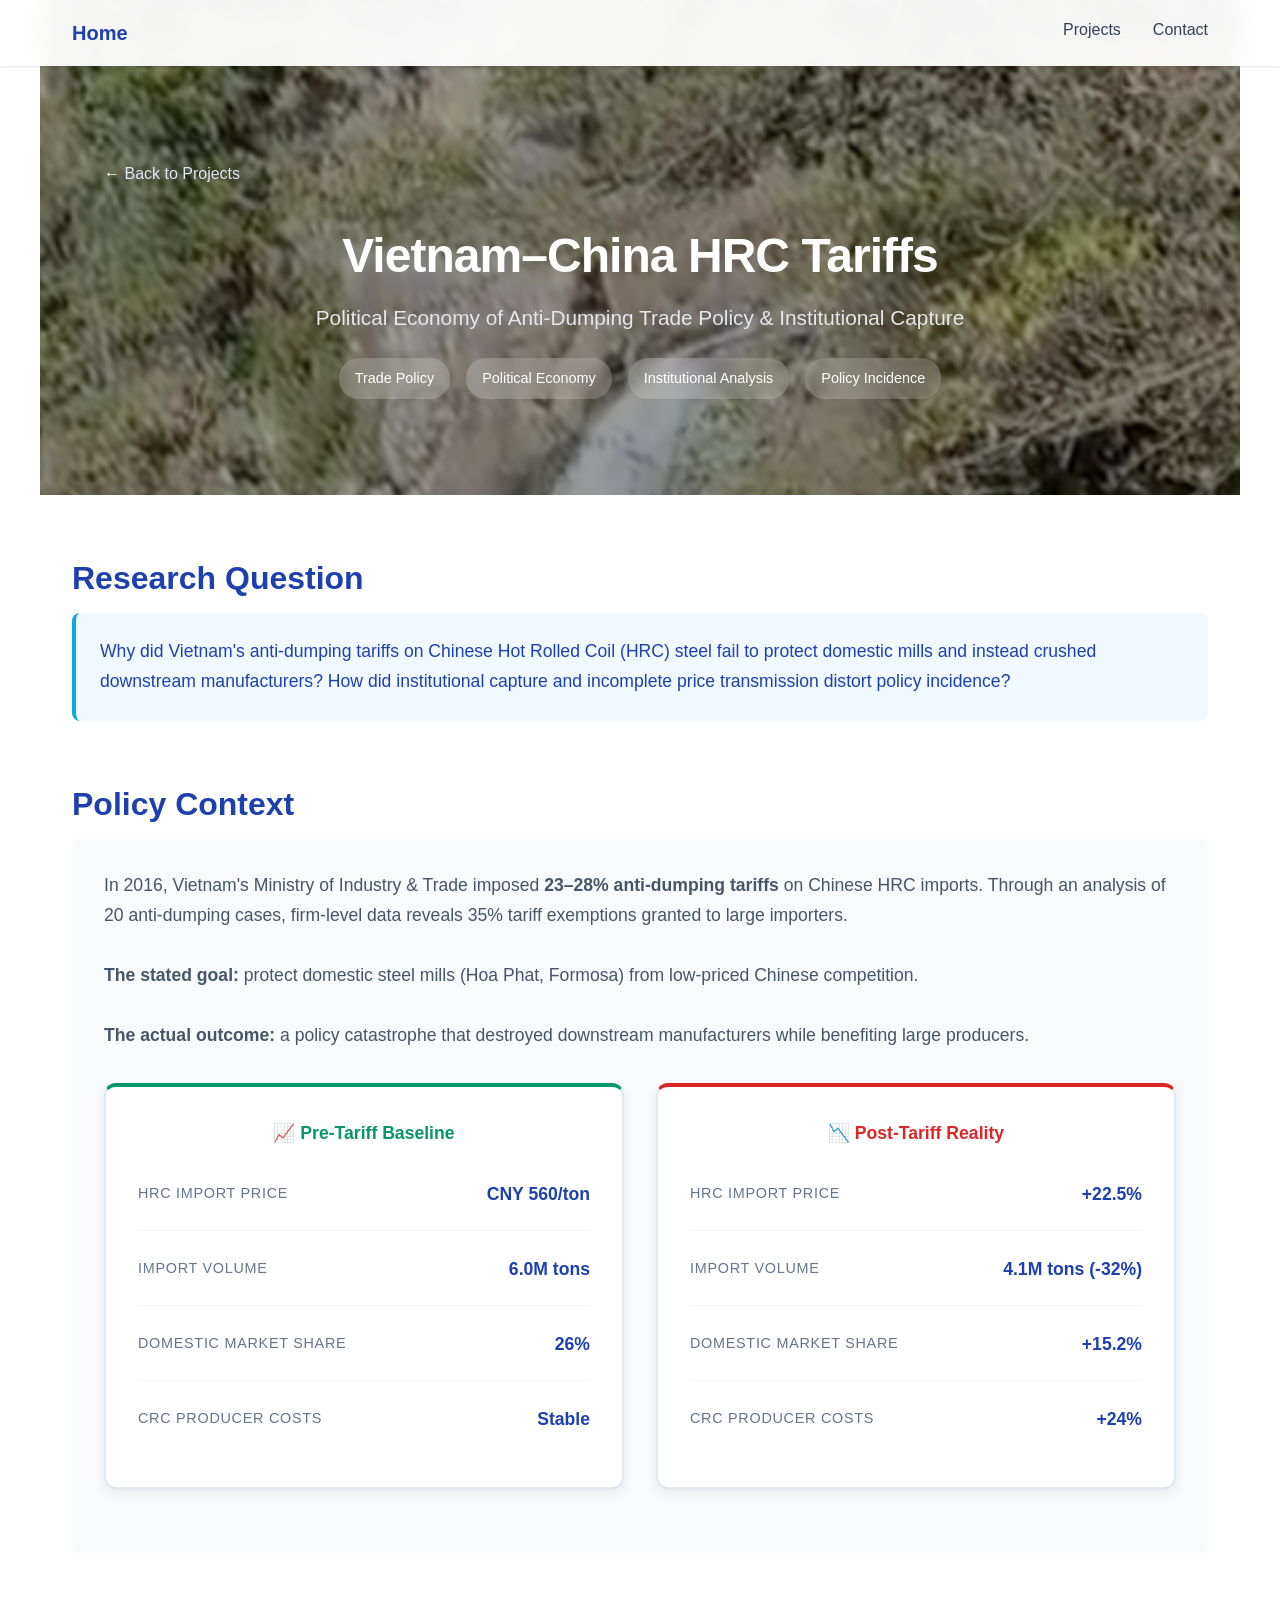
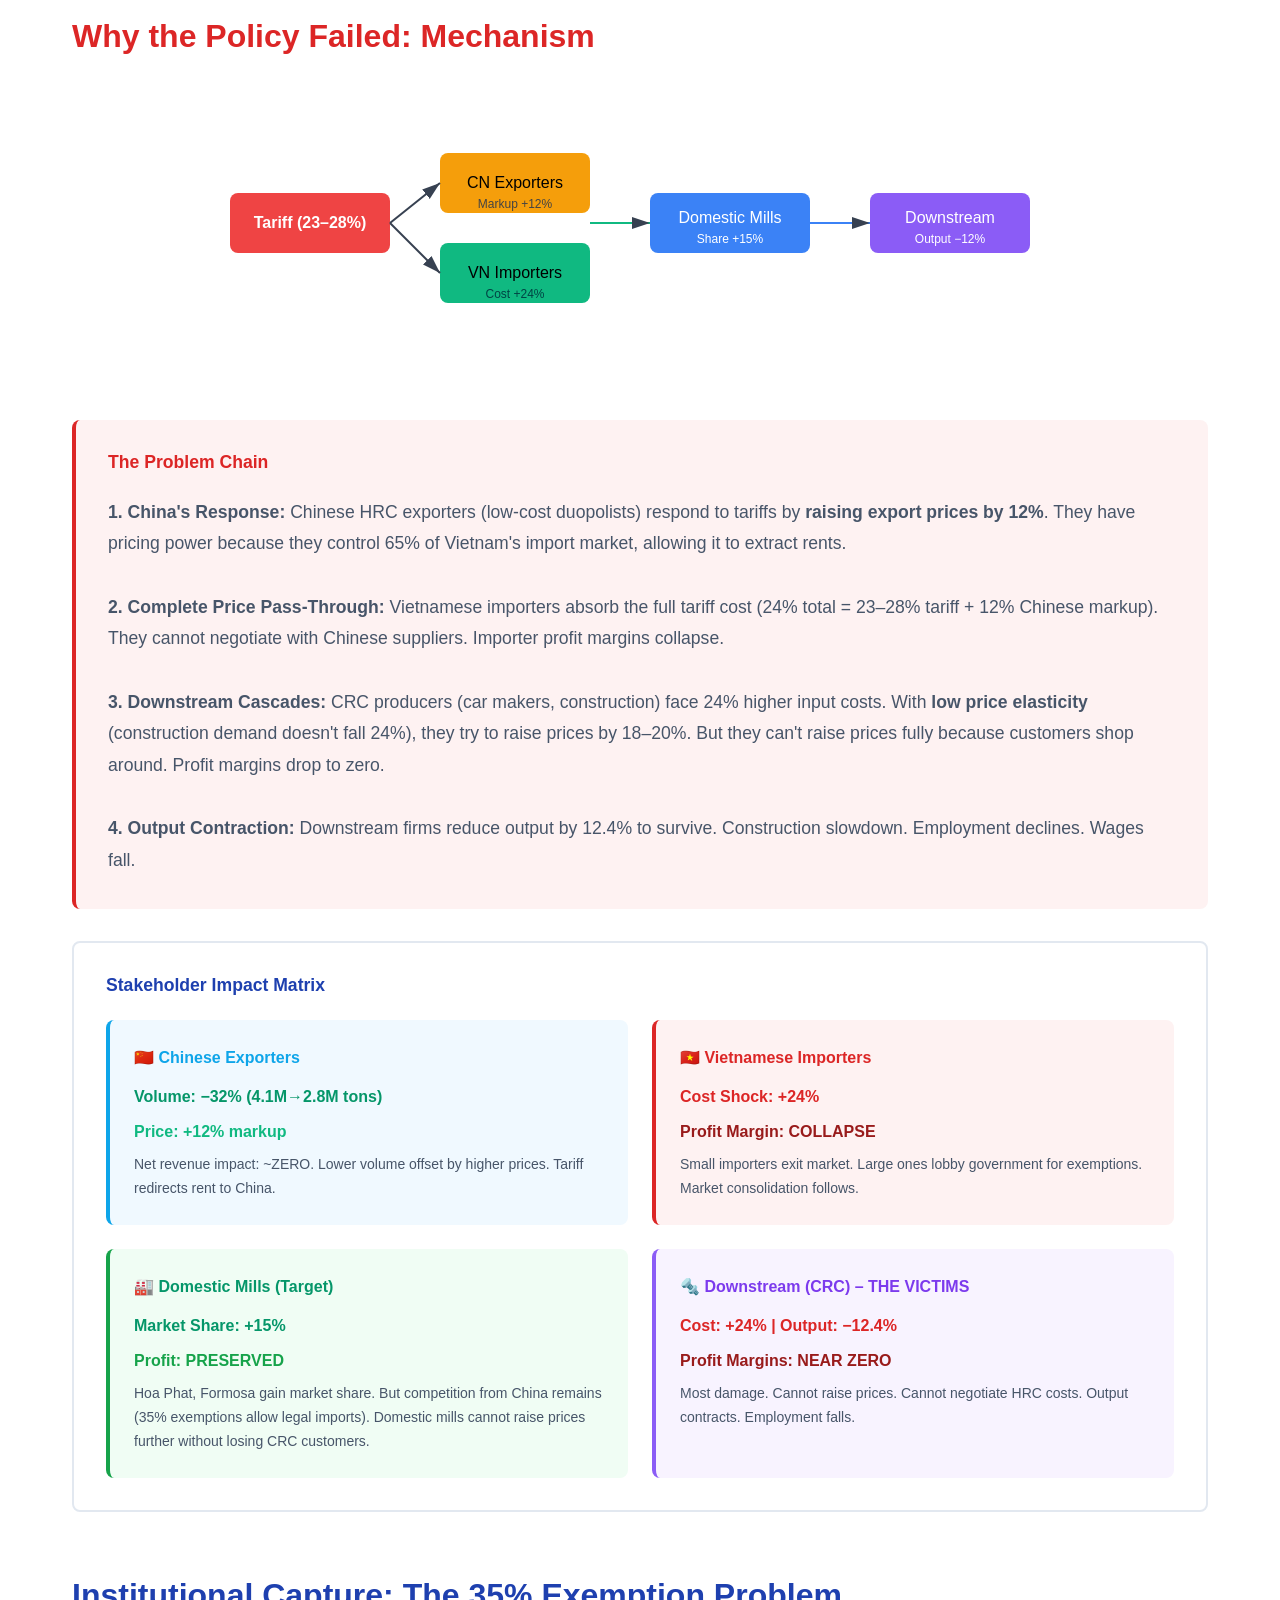
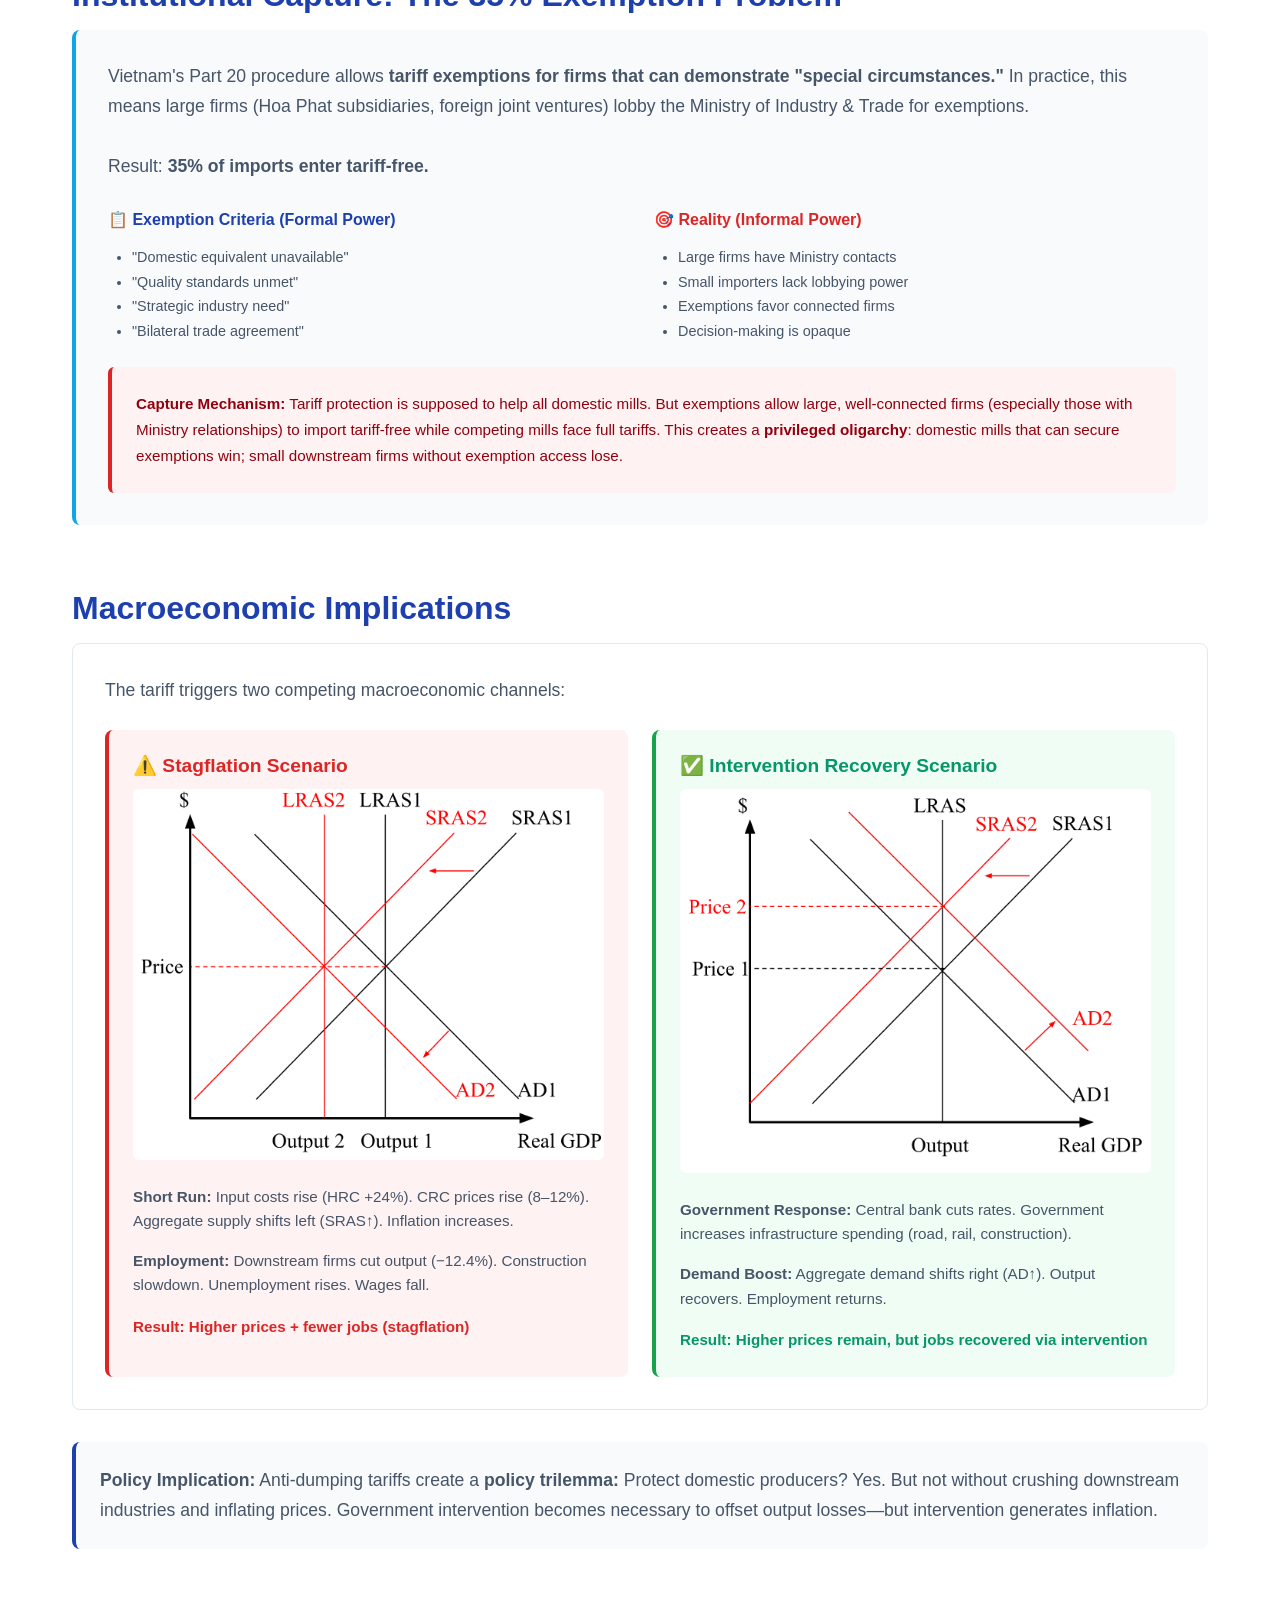
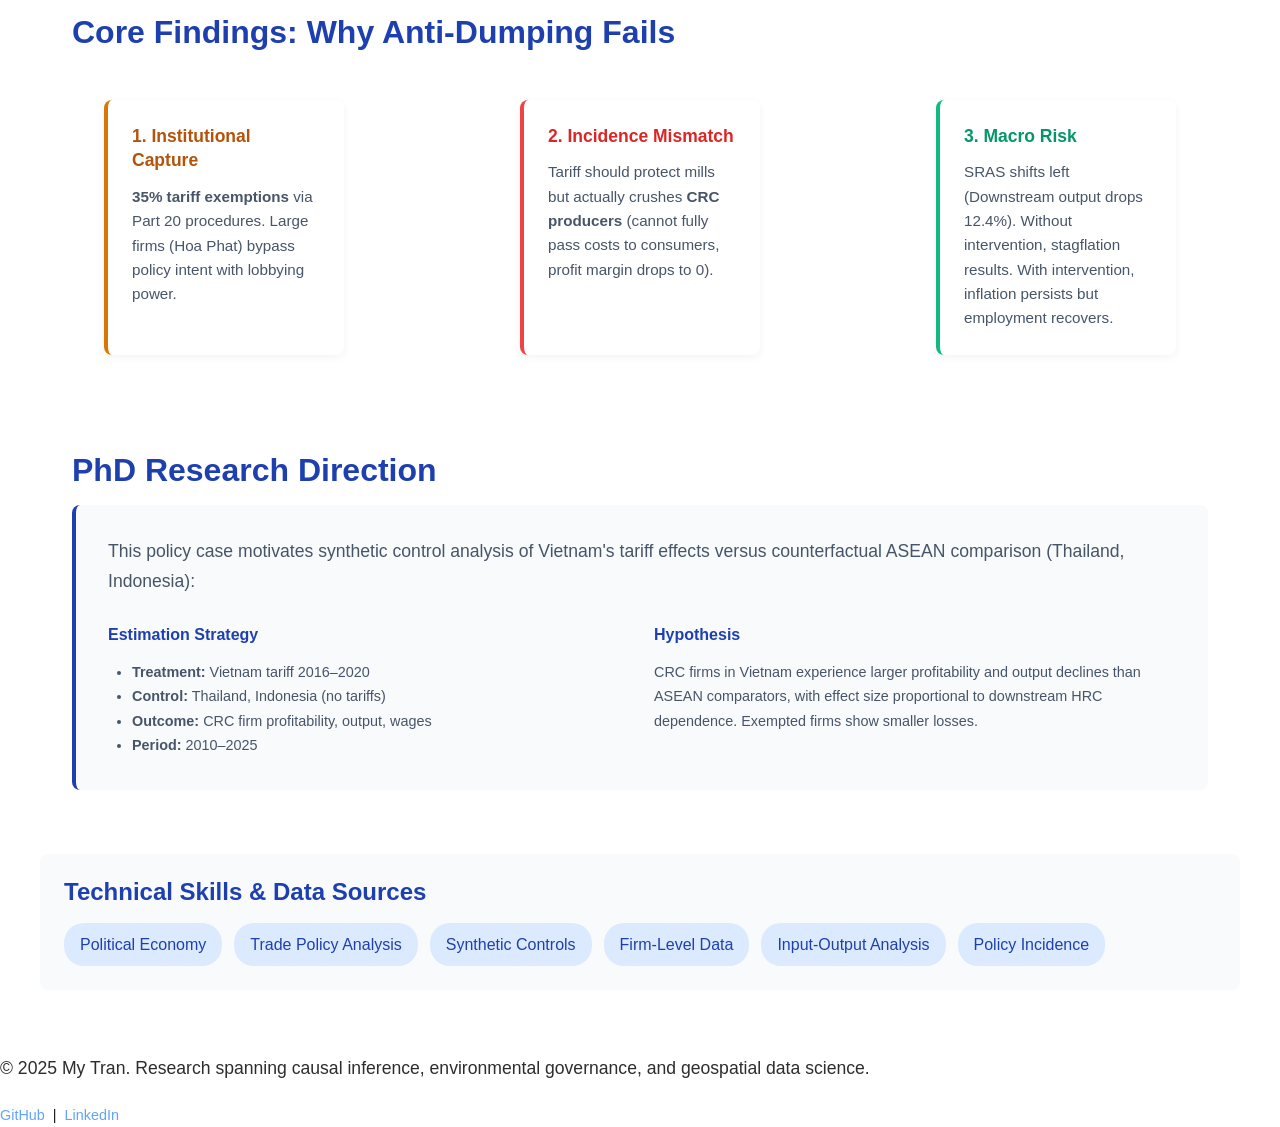
<file: project-model.html>
<!DOCTYPE html>
<html lang="en">
<head>
    <meta charset="UTF-8">
    <meta name="viewport" content="width=device-width, initial-scale=1.0">
    <title>Project: HRC Tariffs | Policy Intelligence</title>
    <link rel="stylesheet" href="shared.css">
</head>
<body>
    <!-- NAVIGATION -->
    <nav class="navbar">
        <div class="nav-inner">
            <a href="index.html" class="nav-logo">Home</a>
            <div class="nav-links">
                <a href="projects.html">Projects</a>
                <a href="index.html#contact">Contact</a>
            </div>
        </div>
    </nav>

    <!-- PROJECT HERO SECTION -->
    <section class="hero-section project-hero">
        <div class="hero-content">
            <div class="project-breadcrumb">← <a href="projects.html">Back to Projects</a></div>
            <h1 class="hero-title" style="color: #ffffff; margin-top: 1rem;">Vietnam–China HRC Tariffs</h1>
            <p class="hero-tagline" style="color: #e5e7eb;">Political Economy of Anti-Dumping Trade Policy & Institutional Capture</p>
            <div style="display: flex; gap: 1rem; flex-wrap: wrap; margin-top: 1.5rem;justify-content: center;">
                <span class="project-tag">Trade Policy</span>
                <span class="project-tag">Political Economy</span>
                <span class="project-tag">Institutional Analysis</span>
                <span class="project-tag">Policy Incidence</span>
            </div>
        </div>
    </section>

    <!-- PROJECT CONTENT -->
    <section class="project-content">
        <!-- RESEARCH QUESTION -->
        <div class="project-section">
            <h2 style="color: #1e40af; margin-bottom: 1rem;">Research Question</h2>
            <div style="background: #f0f9ff; padding: 1.5rem; border-radius: 8px; border-left: 4px solid #0ea5e9;">
                <p style="font-size: 1.1rem; color: #1e40af; margin: 0; line-height: 1.7;">
                    Why did Vietnam's anti-dumping tariffs on Chinese Hot Rolled Coil (HRC) steel fail to protect domestic mills and instead crushed downstream manufacturers? How did institutional capture and incomplete price transmission distort policy incidence?
                </p>
            </div>
        </div>

        <!-- POLICY BACKGROUND -->
        <div class="project-section">
            <h2 style="color: #1e40af; margin-bottom: 1rem;">Policy Context</h2>
            <div style="background: #f8fafc; padding: 2rem; border-radius: 8px;">
                <p style="color: #475569; line-height: 1.7; margin-bottom: 1.5rem;">
                    In 2016, Vietnam's Ministry of Industry & Trade imposed <strong>23–28% anti-dumping tariffs</strong> on Chinese HRC imports. Through an analysis of 20 anti-dumping cases, firm-level data reveals 35% tariff exemptions granted to large importers. <br><br> 
                    <strong>The stated goal:</strong> protect domestic steel mills (Hoa Phat, Formosa) from low-priced Chinese competition. <br><br>
                    <strong>The actual outcome:</strong> a policy catastrophe that destroyed downstream manufacturers while benefiting large producers.
                </p>

                <!-- SIDE-BY-SIDE STATS COMPARISON -->
                <div class="stats-comparison">
                    <div class="stat-card no-tariff">
                        <h5 style="color: #059669; margin-bottom: 1.25rem; font-size: 1.1rem;text-align: center;">📈 Pre-Tariff Baseline</h5>
                        <div class="stat-item">
                            <span class="stat-label">HRC Import Price</span>
                            <span class="stat-value">CNY 560/ton</span>
                        </div>
                        <div class="stat-item">
                            <span class="stat-label">Import Volume</span>
                            <span class="stat-value">6.0M tons</span>
                        </div>
                        <div class="stat-item">
                            <span class="stat-label">Domestic Market Share</span>
                            <span class="stat-value">26%</span>
                        </div>
                        <div class="stat-item">
                            <span class="stat-label">CRC Producer Costs</span>
                            <span class="stat-value">Stable</span>
                        </div>
                    </div>
                    
                    <div class="stat-card with-tariff">
                        <h5 style="color: #dc2626; margin-bottom: 1.25rem; font-size: 1.1rem;text-align: center;">📉 Post-Tariff Reality</h5>
                        <div class="stat-item">
                            <span class="stat-label">HRC Import Price</span>
                            <span class="stat-value">+22.5%</span>
                        </div>
                        <div class="stat-item">
                            <span class="stat-label">Import Volume</span>
                            <span class="stat-value">4.1M tons (-32%) </span>
                        </div>
                        <div class="stat-item">
                            <span class="stat-label">Domestic Market Share</span>
                            <span class="stat-value">+15.2%</span>
                        </div>
                        <div class="stat-item">
                            <span class="stat-label">CRC Producer Costs</span>
                            <span class="stat-value">+24%</span>
                        </div>
                    </div>
                </div>
            </div>
        </div>

        <!-- MECHANISM OF FAILURE -->
        <div class="project-section">
            <h2 style="color: #dc2626; margin-bottom: 1rem;">Why the Policy Failed: Mechanism</h2>
            
            <div style="margin: 3rem 0;">
                <svg viewBox="0 0 900 260" style="width: 100%; height: 260px; background: white; border-radius: 8px; border: transparent;">
                <defs>
                <marker id="arrow" markerWidth="10" markerHeight="10" refX="9" refY="3" orient="auto">
                    <path d="M0,0 L0,6 L9,3 z" fill="#374151"/>
                </marker>
                </defs>

                <!-- Tariff -->
                <rect x="40" y="90" width="160" height="60" rx="8" fill="#ef4444"/>
                <text x="120" y="125" text-anchor="middle" fill="white" font-weight="bold">Tariff (23–28%)</text>

                <!-- CN Exporters -->
                <rect x="250" y="50" width="150" height="60" rx="8" fill="#f59e0b"/>
                <text x="325" y="85" text-anchor="middle">CN Exporters</text>
                <text x="325" y="105" text-anchor="middle" font-size="12" fill="#444">Markup +12%</text>

                <!-- VN Importers -->
                <rect x="250" y="140" width="150" height="60" rx="8" fill="#10b981"/>
                <text x="325" y="175" text-anchor="middle">VN Importers</text>
                <text x="325" y="195" text-anchor="middle" font-size="12" fill="#044">Cost +24%</text>

                <!-- Domestic mills -->
                <rect x="460" y="90" width="160" height="60" rx="8" fill="#3b82f6"/>
                <text x="540" y="120" text-anchor="middle" fill="white">Domestic Mills</text>
                <text x="540" y="140" text-anchor="middle" fill="white" font-size="12">Share +15%</text>

                <!-- Downstream -->
                <rect x="680" y="90" width="160" height="60" rx="8" fill="#8b5cf6"/>
                <text x="760" y="120" text-anchor="middle" fill="white">Downstream</text>
                <text x="760" y="140" text-anchor="middle" fill="white" font-size="12">Output −12%</text>

                <!-- Arrows -->
                <path d="M200 120 L250 80" stroke="#374151" stroke-width="2" marker-end="url(#arrow)"/>
                <path d="M200 120 L250 170" stroke="#374151" stroke-width="2" marker-end="url(#arrow)"/>
                <path d="M400 120 L460 120" stroke="#10b981" stroke-width="2" marker-end="url(#arrow)"/>
                <path d="M620 120 L680 120" stroke="#3b82f6" stroke-width="2" marker-end="url(#arrow)"/>
                </svg>
            </div>
            
            <div style="background: #fef2f2; padding: 2rem; border-radius: 8px; border-left: 4px solid #dc2626; margin-bottom: 2rem;">
                <h3 style="color: #dc2626; margin-top: 0; margin-bottom: 1.5rem; font-size: 1.1rem;">The Problem Chain</h3>
                <p style="color: #475569; line-height: 1.8; margin: 0;">
                    <strong>1. China's Response:</strong> Chinese HRC exporters (low-cost duopolists) respond to tariffs by <strong>raising export prices by 12%</strong>. They have pricing power because they control 65% of Vietnam's import market, allowing it to extract rents.<br><br>
                    
                    <strong>2. Complete Price Pass-Through:</strong> Vietnamese importers absorb the full tariff cost (24% total = 23–28% tariff + 12% Chinese markup). They cannot negotiate with Chinese suppliers. Importer profit margins collapse.<br><br>
                    
                    <strong>3. Downstream Cascades:</strong> CRC producers (car makers, construction) face 24% higher input costs. With <strong>low price elasticity</strong> (construction demand doesn't fall 24%), they try to raise prices by 18–20%. But they can't raise prices fully because customers shop around. Profit margins drop to zero.<br><br>
                    
                    <strong>4. Output Contraction:</strong> Downstream firms reduce output by 12.4% to survive. Construction slowdown. Employment declines. Wages fall.
                </p>
            </div>

            <div style="background: #ffffff; padding: 2rem; border-radius: 8px; border: 2px solid #e2e8f0; margin-bottom: 2rem;">
                <h3 style="color: #1e40af; margin-top: 0; margin-bottom: 1.5rem; font-size: 1.1rem;">Stakeholder Impact Matrix</h3>
                
                <div style="display: grid; grid-template-columns: repeat(2, 1fr); gap: 1.5rem;">
                    <div style="background: #f0f9ff; padding: 1.5rem; border-radius: 8px; border-left: 4px solid #0ea5e9;">
                        <div style="color: #0ea5e9; font-weight: 700; margin-bottom: 0.75rem;">🇨🇳 Chinese Exporters</div>
                        <div style="color: #059669; font-weight: 600; margin-bottom: 0.5rem;">Volume: −32% (4.1M→2.8M tons)</div>
                        <div style="color: #10b981; font-weight: 600; margin-bottom: 0.5rem;">Price: +12% markup</div>
                        <p style="color: #475569; font-size: 0.875rem; margin: 0;">Net revenue impact: ~ZERO. Lower volume offset by higher prices. Tariff redirects rent to China.</p>
                    </div>

                    <div style="background: #fef2f2; padding: 1.5rem; border-radius: 8px; border-left: 4px solid #dc2626;">
                        <div style="color: #dc2626; font-weight: 700; margin-bottom: 0.75rem;">🇻🇳 Vietnamese Importers</div>
                        <div style="color: #dc2626; font-weight: 600; margin-bottom: 0.5rem;">Cost Shock: +24%</div>
                        <div style="color: #991b1b; font-weight: 600; margin-bottom: 0.5rem;">Profit Margin: COLLAPSE</div>
                        <p style="color: #475569; font-size: 0.875rem; margin: 0;">Small importers exit market. Large ones lobby government for exemptions. Market consolidation follows.</p>
                    </div>

                    <div style="background: #f0fdf4; padding: 1.5rem; border-radius: 8px; border-left: 4px solid #16a34a;">
                        <div style="color: #059669; font-weight: 700; margin-bottom: 0.75rem;">🏭 Domestic Mills (Target)</div>
                        <div style="color: #059669; font-weight: 600; margin-bottom: 0.5rem;">Market Share: +15%</div>
                        <div style="color: #16a34a; font-weight: 600; margin-bottom: 0.5rem;">Profit: PRESERVED</div>
                        <p style="color: #475569; font-size: 0.875rem; margin: 0;">Hoa Phat, Formosa gain market share. But competition from China remains (35% exemptions allow legal imports). Domestic mills cannot raise prices further without losing CRC customers.</p>
                    </div>

                    <div style="background: #f8f3ff; padding: 1.5rem; border-radius: 8px; border-left: 4px solid #8b5cf6;">
                        <div style="color: #7c3aed; font-weight: 700; margin-bottom: 0.75rem;">🔩 Downstream (CRC) – THE VICTIMS</div>
                        <div style="color: #dc2626; font-weight: 600; margin-bottom: 0.5rem;">Cost: +24% | Output: −12.4%</div>
                        <div style="color: #991b1b; font-weight: 600; margin-bottom: 0.5rem;">Profit Margins: NEAR ZERO</div>
                        <p style="color: #475569; font-size: 0.875rem; margin: 0;">Most damage. Cannot raise prices. Cannot negotiate HRC costs. Output contracts. Employment falls.</p>
                    </div>
                </div>
            </div>
        </div>

        <!-- INSTITUTIONAL CAPTURE -->
        <div class="project-section">
            <h2 style="color: #1e40af; margin-bottom: 1rem;">Institutional Capture: The 35% Exemption Problem</h2>
            
            <div style="background: #f8fafc; padding: 2rem; border-radius: 8px; border-left: 4px solid #0ea5e9; margin-bottom: 2rem;">
                <p style="color: #475569; line-height: 1.7; margin-bottom: 1.5rem;">
                    Vietnam's Part 20 procedure allows <strong>tariff exemptions for firms that can demonstrate "special circumstances."</strong> In practice, this means large firms (Hoa Phat subsidiaries, foreign joint ventures) lobby the Ministry of Industry & Trade for exemptions. <br><br> 
                    Result: <strong>35% of imports enter tariff-free.</strong>
                </p>

                <div style="display: grid; grid-template-columns: 1fr 1fr; gap: 1.5rem;">
                    <div>
                        <div style="color: #1e40af; font-weight: 700; margin-bottom: 0.75rem;">📋 Exemption Criteria (Formal Power)</div>
                        <ul style="color: #475569; font-size: 0.9rem; margin: 0; padding-left: 1.5rem; line-height: 1.7;">
                            <li>"Domestic equivalent unavailable"</li>
                            <li>"Quality standards unmet"</li>
                            <li>"Strategic industry need"</li>
                            <li>"Bilateral trade agreement"</li>
                        </ul>
                    </div>

                    <div>
                        <div style="color: #dc2626; font-weight: 700; margin-bottom: 0.75rem;">🎯 Reality (Informal Power)</div>
                        <ul style="color: #475569; font-size: 0.9rem; margin: 0; padding-left: 1.5rem; line-height: 1.7;">
                            <li>Large firms have Ministry contacts</li>
                            <li>Small importers lack lobbying power</li>
                            <li>Exemptions favor connected firms</li>
                            <li>Decision-making is opaque</li>
                        </ul>
                    </div>
                </div>

                <div style="background: #fef2f2; padding: 1.5rem; border-radius: 6px; margin-top: 1.5rem; border-left: 4px solid #dc2626;">
                    <p style="color: #91000e; margin: 0; font-size: 0.95rem; line-height: 1.7;">
                        <strong>Capture Mechanism:</strong> Tariff protection is supposed to help all domestic mills. But exemptions allow large, well-connected firms (especially those with Ministry relationships) to import tariff-free while competing mills face full tariffs. This creates a <strong>privileged oligarchy</strong>: domestic mills that can secure exemptions win; small downstream firms without exemption access lose.
                    </p>
                </div>
            </div>
        </div>

        <!-- MACROECONOMIC IMPACT -->
        <div class="project-section">
            <h2 style="color: #1e40af; margin-bottom: 1rem;">Macroeconomic Implications</h2>
            
            <div style="background: #ffffff; padding: 2rem; border-radius: 8px; border: 1px solid #e2e8f0; margin-bottom: 2rem;">
                <p style="color: #475569; line-height: 1.7; margin-bottom: 1.5rem;">
                    The tariff triggers two competing macroeconomic channels:
                </p>

                <div style="display: grid; grid-template-columns: 1fr 1fr; gap: 1.5rem;">
                    <div style="background: #fef2f2; padding: 1.5rem; border-radius: 8px; border-left: 4px solid #dc2626;">
                        <h4 style="color: #dc2626; margin-top: 0; margin-bottom: 0.75rem;">⚠️ Stagflation Scenario</h4>
                        <img src="assets/Stagflation.png" alt="Stagflation Economic Model" style="width: 100%; height: auto; border-radius: 6px; margin-bottom: 1rem;">
                        <p style="color: #475569; font-size: 0.95rem; line-height: 1.6; margin-bottom: 1rem;">
                            <strong>Short Run:</strong> Input costs rise (HRC +24%). CRC prices rise (8–12%). Aggregate supply shifts left (SRAS↑). Inflation increases.
                        </p>
                        <p style="color: #475569; font-size: 0.95rem; line-height: 1.6; margin: 0;">
                            <strong>Employment:</strong> Downstream firms cut output (−12.4%). Construction slowdown. Unemployment rises. Wages fall.
                        </p>
                        <p style="color: #dc2626; font-weight: 600; margin-top: 1rem; margin-bottom: 0; font-size: 0.95rem;">
                            Result: Higher prices + fewer jobs (stagflation)
                        </p>
                    </div>

                    <div style="background: #f0fdf4; padding: 1.5rem; border-radius: 8px; border-left: 4px solid #16a34a;">
                        <h4 style="color: #059669; margin-top: 0; margin-bottom: 0.75rem;">✅ Intervention Recovery Scenario</h4>
                        <img src="assets/Inflation.png" alt="Intervention Recovery Economic Model" style="width: 100%; height: auto; border-radius: 6px; margin-bottom: 1rem;">
                        <p style="color: #475569; font-size: 0.95rem; line-height: 1.6; margin-bottom: 1rem;">
                            <strong>Government Response:</strong> Central bank cuts rates. Government increases infrastructure spending (road, rail, construction).
                        </p>
                        <p style="color: #475569; font-size: 0.95rem; line-height: 1.6; margin: 0;">
                            <strong>Demand Boost:</strong> Aggregate demand shifts right (AD↑). Output recovers. Employment returns.
                        </p>
                        <p style="color: #059669; font-weight: 600; margin-top: 1rem; margin-bottom: 0; font-size: 0.95rem;">
                            Result: Higher prices remain, but jobs recovered via intervention
                        </p>
                    </div>
                </div>
            </div>

            <div style="background: #f8fafc; padding: 1.5rem; border-radius: 8px; border-left: 4px solid #1e40af;">
                <p style="color: #475569; margin: 0; line-height: 1.7;">
                    <strong>Policy Implication:</strong> Anti-dumping tariffs create a <strong>policy trilemma:</strong> Protect domestic producers? Yes. But not without crushing downstream industries and inflating prices. Government intervention becomes necessary to offset output losses—but intervention generates inflation.
                </p>
            </div>
        </div>

        <!-- CORE FINDINGS -->
        <div class="project-section">
            <h2 style="color: #1e40af; margin-bottom: 1rem;">Core Findings: Why Anti-Dumping Fails</h2>
            
            <div style="padding: 2rem; border-radius: 8px;">
                <div class="HRC-core-grid">
                    <div class="HRC-core-card" style="border-left-color: #d97706;">
                        <h5 style="color: #b45309; margin-bottom: 0.75rem;">1. Institutional Capture</h5>
                        <p><strong>35% tariff exemptions</strong> via Part 20 procedures. Large firms (Hoa Phat) bypass policy intent with lobbying power.</p>
                    </div>
                    <div class="HRC-core-card" style="border-left-color: #ef4444;">
                        <h5 style="color: #dc2626; margin-bottom: 0.75rem;">2. Incidence Mismatch</h5>
                        <p>Tariff should protect mills but actually crushes <strong>CRC producers</strong> (cannot fully pass costs to consumers, profit margin drops to 0).</p>
                    </div>
                    <div class="HRC-core-card" style="border-left-color: #10b981;">
                        <h5 style="color: #059669; margin-bottom: 0.75rem;">3. Macro Risk</h5>
                        <p>SRAS shifts left (Downstream output drops 12.4%).  Without intervention, stagflation results. With intervention, inflation persists but employment recovers.</p>
                    </div>
                </div>
            </div>
        </div>

        <!-- PHDRESESARCH GAP -->
        <div class="project-section">
            <h2 style="color: #1e40af; margin-bottom: 1rem;">PhD Research Direction</h2>
            
            <div style="background: #f8fafc; padding: 2rem; border-radius: 8px; border-left: 4px solid #1e40af;">
                <p style="color: #475569; line-height: 1.7; margin-bottom: 1.5rem;">
                    This policy case motivates synthetic control analysis of Vietnam's tariff effects versus counterfactual ASEAN comparison (Thailand, Indonesia):
                </p>

                <div style="display: grid; grid-template-columns: 1fr 1fr; gap: 1.5rem;">
                    <div>
                        <div style="color: #1e40af; font-weight: 700; margin-bottom: 0.75rem;">Estimation Strategy</div>
                        <ul style="color: #475569; font-size: 0.9rem; margin: 0; padding-left: 1.5rem; line-height: 1.7;">
                            <li><strong>Treatment:</strong> Vietnam tariff 2016–2020</li>
                            <li><strong>Control:</strong> Thailand, Indonesia (no tariffs)</li>
                            <li><strong>Outcome:</strong> CRC firm profitability, output, wages</li>
                            <li><strong>Period:</strong> 2010–2025</li>
                        </ul>
                    </div>

                    <div>
                        <div style="color: #1e40af; font-weight: 700; margin-bottom: 0.75rem;">Hypothesis</div>
                        <p style="color: #475569; font-size: 0.9rem; margin: 0; line-height: 1.7;">
                            CRC firms in Vietnam experience larger profitability and output declines than ASEAN comparators, with effect size proportional to downstream HRC dependence. Exempted firms show smaller losses.
                        </p>
                    </div>
                </div>
            </div>
        </div>

        <!-- TECHNICAL SKILLS -->
        <div class="project-section" style="background: #f8fafc; padding: 1.5rem; border-radius: 8px;">
            <h3 style="color: #1e40af; margin-top: 0;">Technical Skills & Data Sources</h3>
            <div class="methodology-keywords">
                <span class="keyword">Political Economy</span>
                <span class="keyword">Trade Policy Analysis</span>
                <span class="keyword">Synthetic Controls</span>
                <span class="keyword">Firm-Level Data</span>
                <span class="keyword">Input-Output Analysis</span>
                <span class="keyword">Policy Incidence</span>
            </div>
        </div>
    </section>

    <!-- FOOTER -->
    <footer class="footer">
        <p>&copy; 2025 My Tran. Research spanning causal inference, environmental governance, and geospatial data science.</p>
        <div style="margin-top: 1rem; font-size: 0.9rem;">
            <a href="https://github.com/MyTran-GitHub" target="_blank" style="color: #60a5fa; text-decoration: none;">GitHub</a> &nbsp;|&nbsp;
            <a href="https://www.linkedin.com/in/mee-tran-34530725b/" target="_blank" style="color: #60a5fa; text-decoration: none;">LinkedIn</a>
        </div>
    </footer>

    <script src="shared.js"></script>
</body>
</html>
</file>
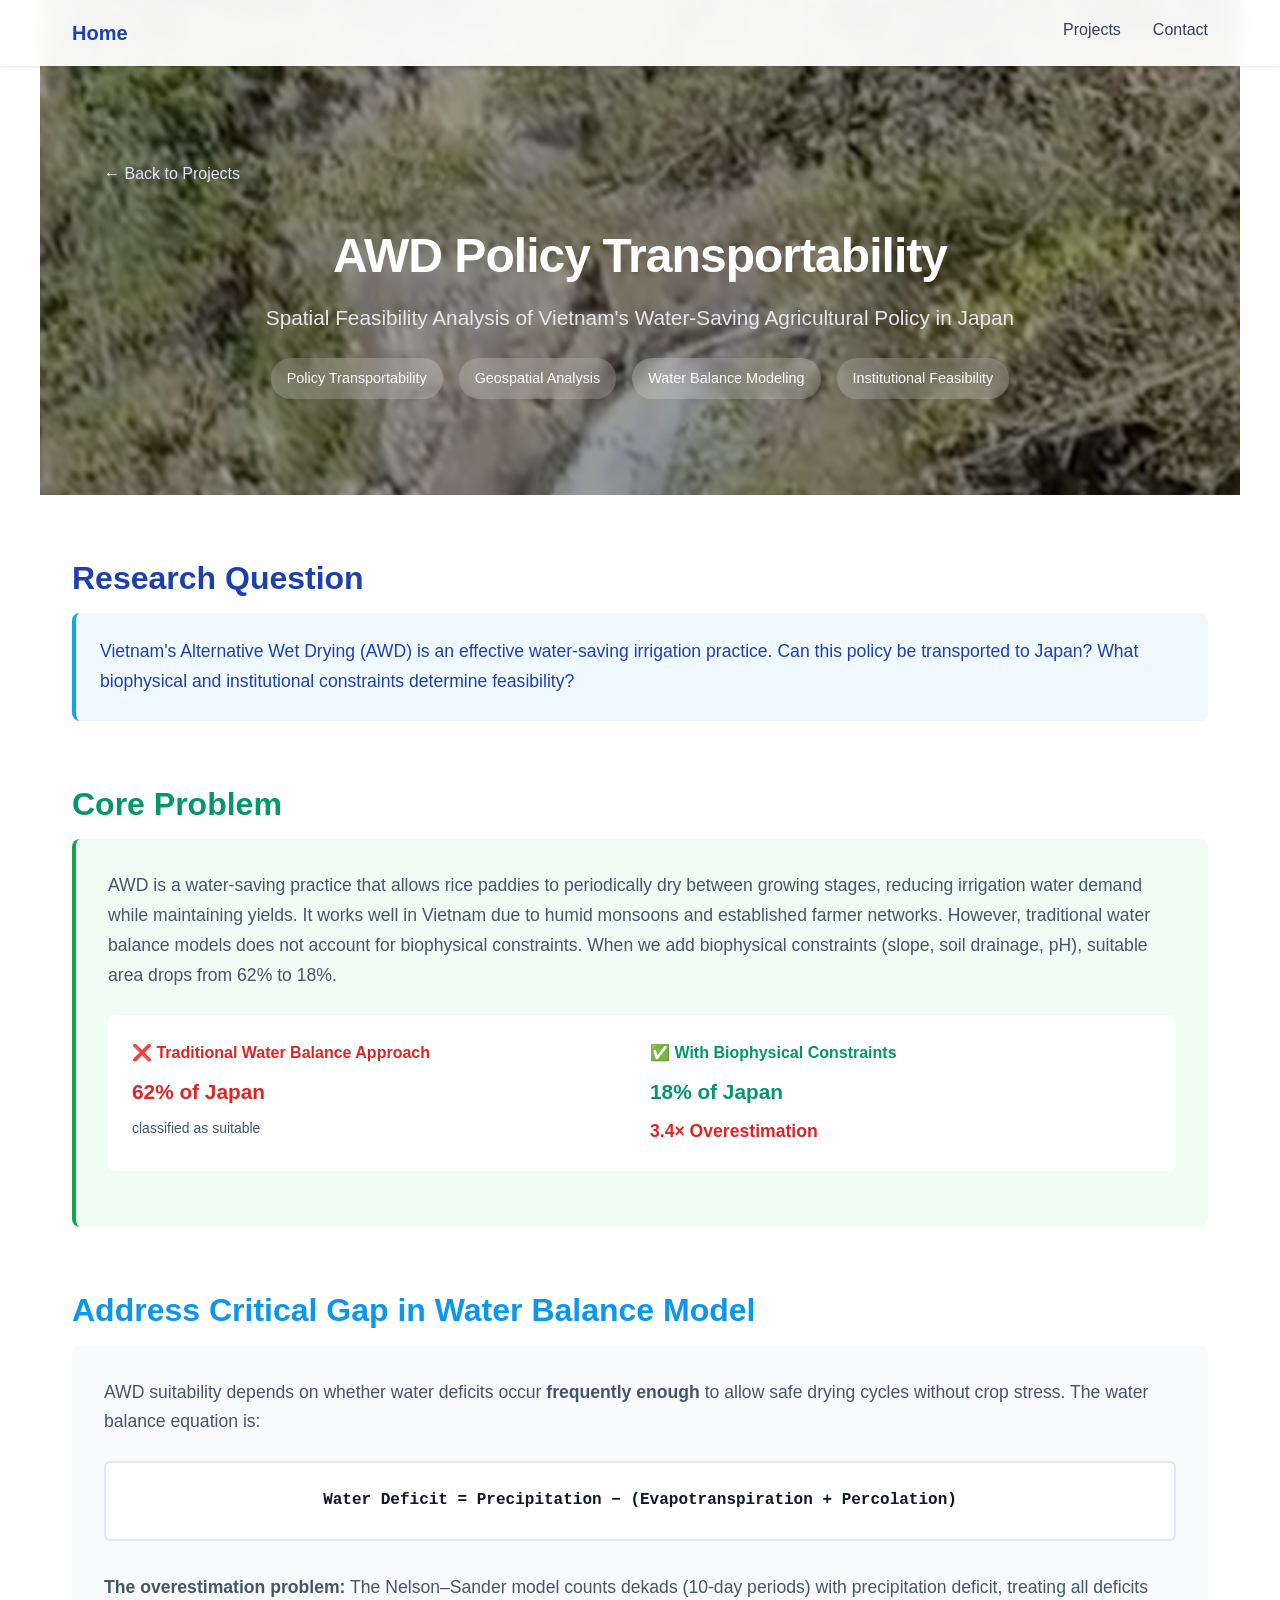
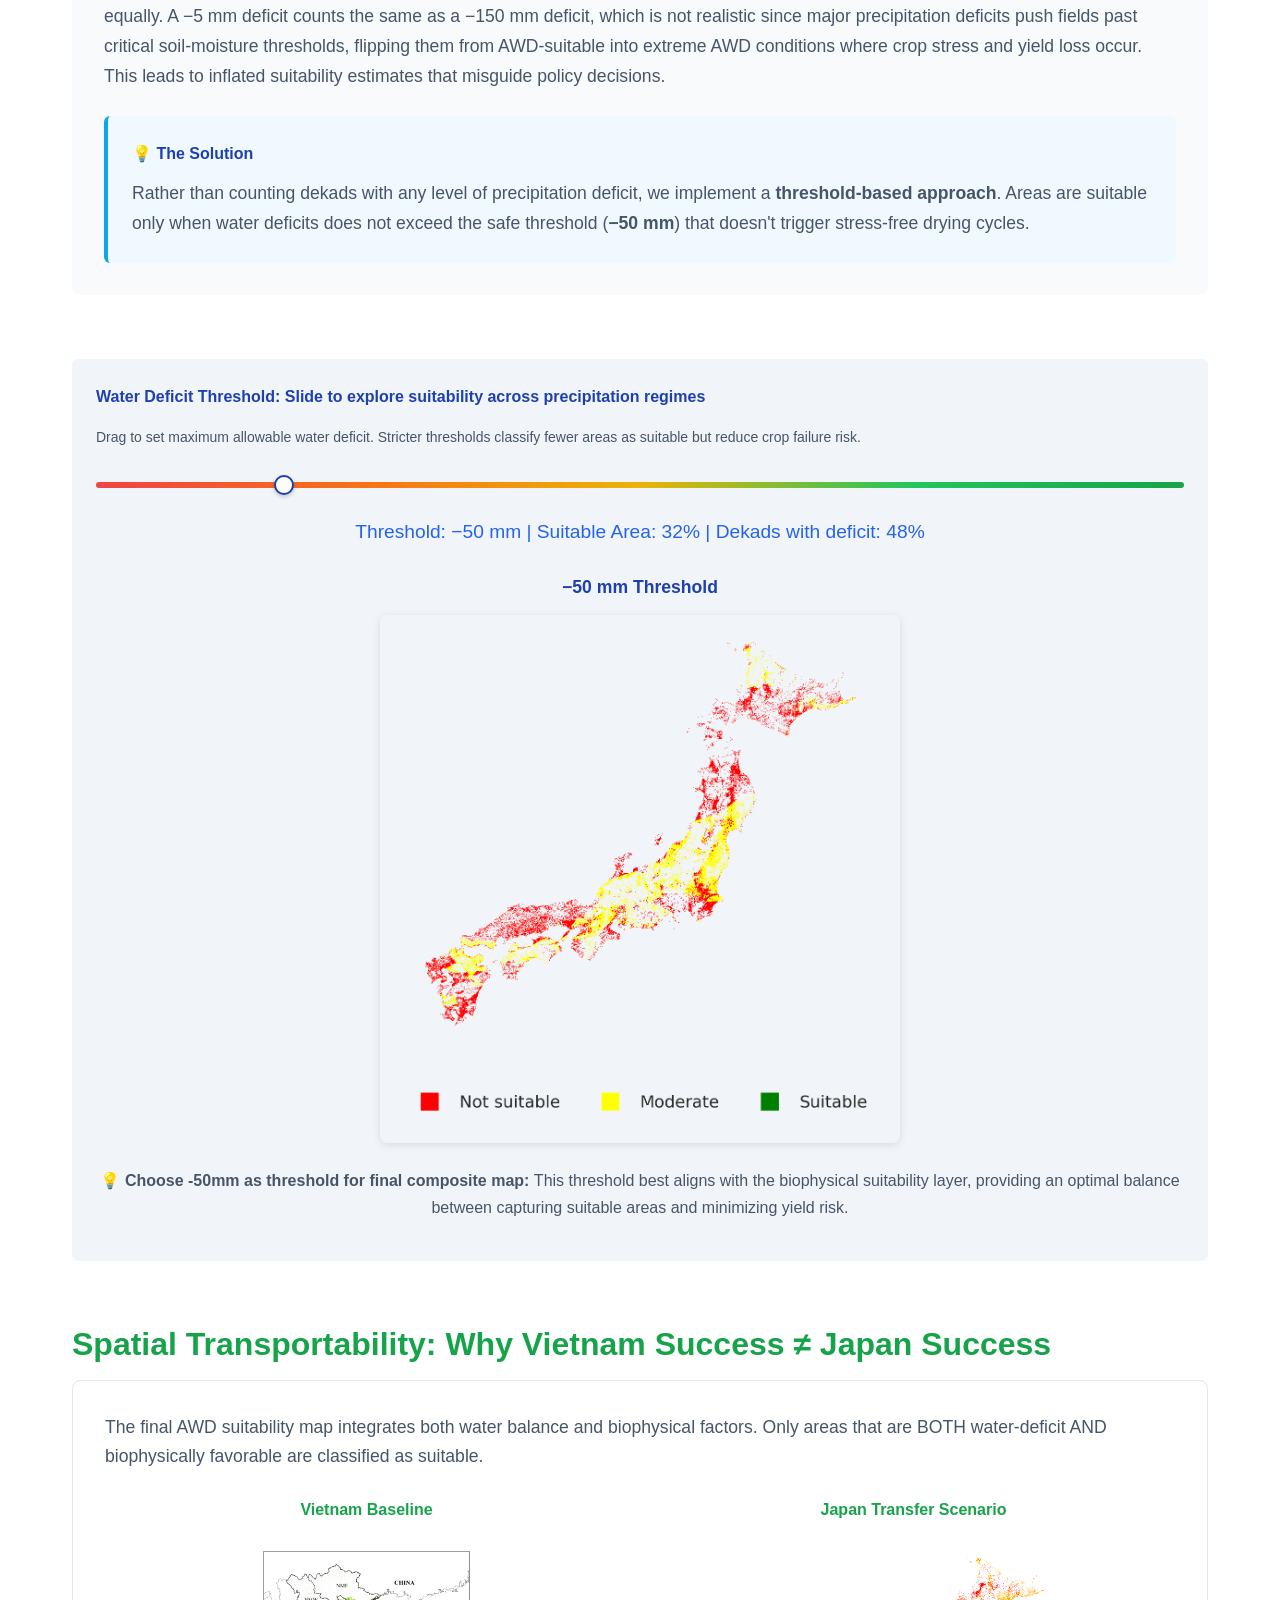
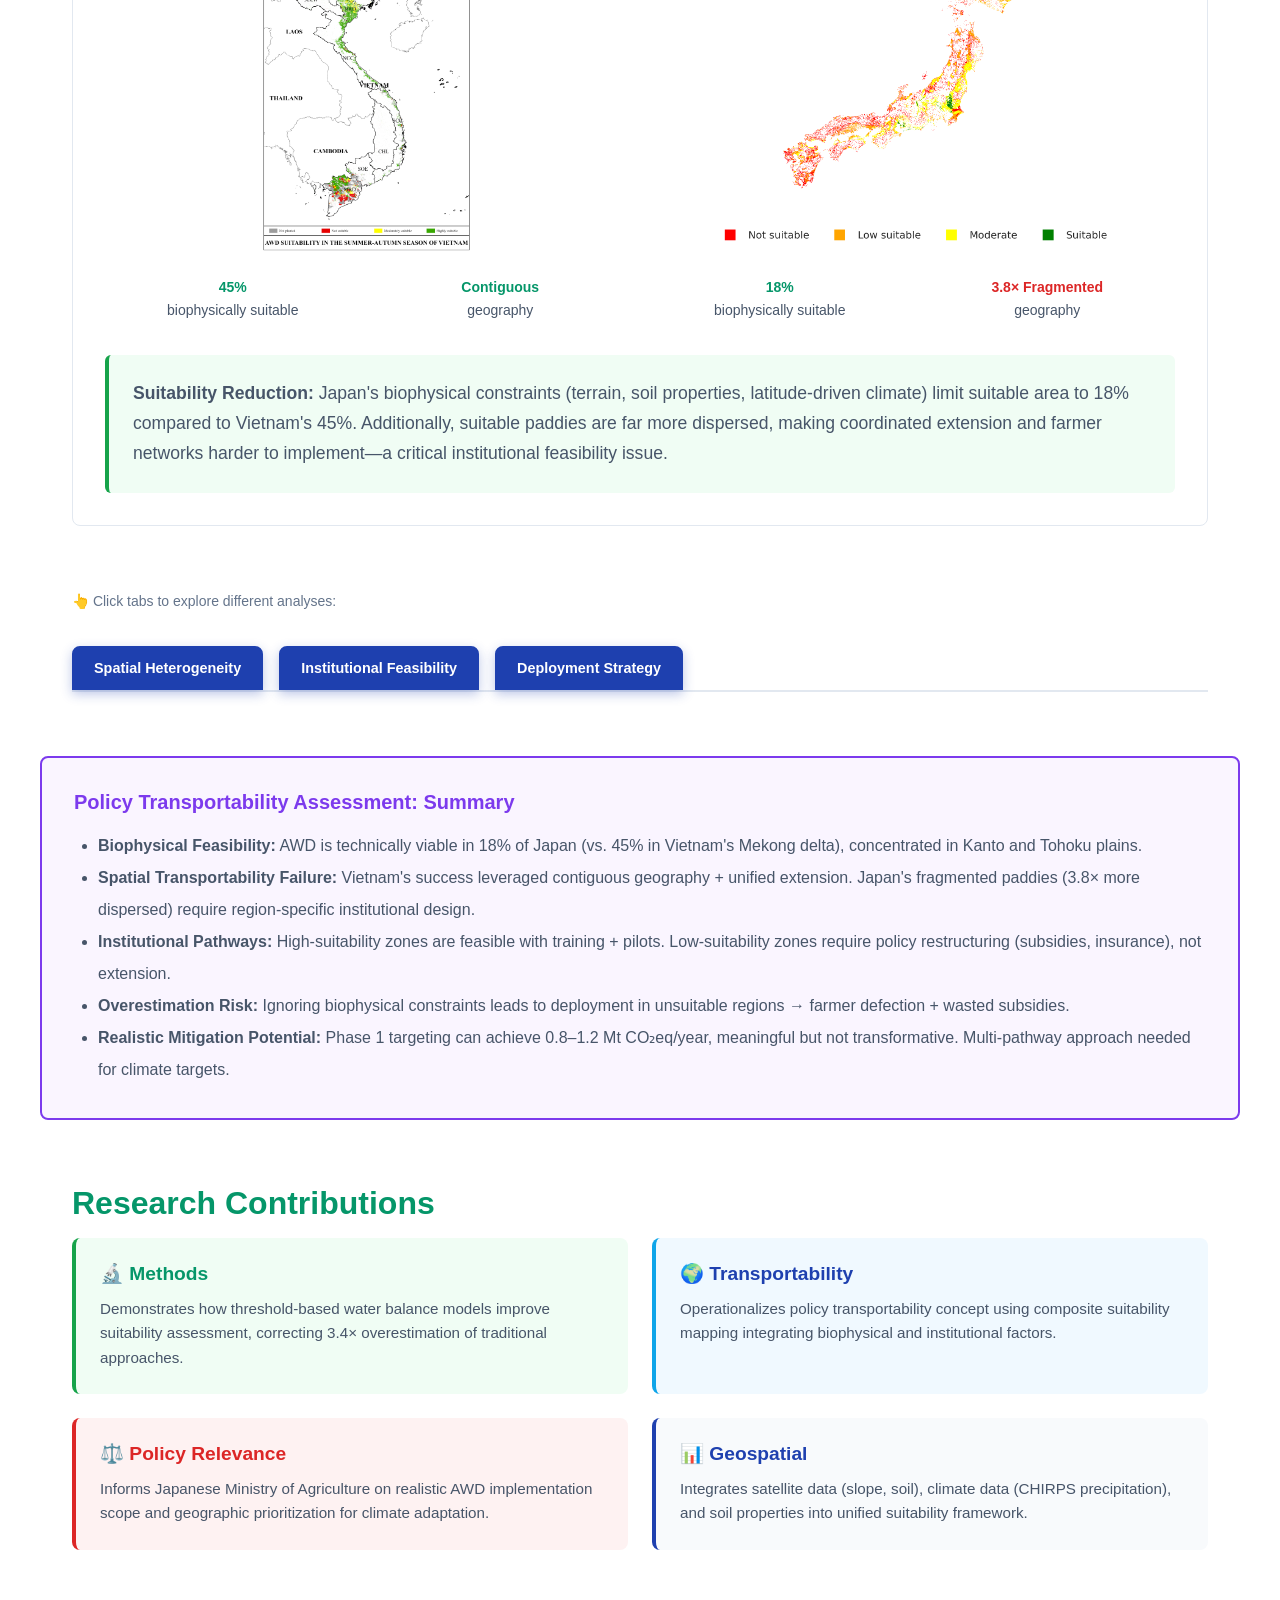
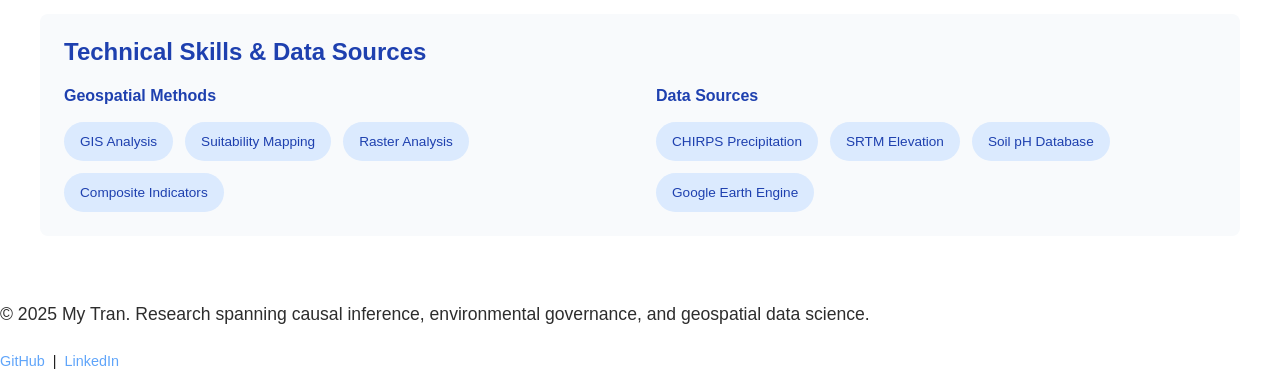
<file: project-transfer.html>
<!DOCTYPE html>
<html lang="en">
<head>
    <meta charset="UTF-8">
    <meta name="viewport" content="width=device-width, initial-scale=1.0">
    <title>Project: AWD in Japan | Policy Intelligence</title>
    <link rel="stylesheet" href="shared.css">
</head>
<body>
    <!-- NAVIGATION -->
    <nav class="navbar">
        <div class="nav-inner">
            <a href="index.html" class="nav-logo">Home</a>
            <div class="nav-links">
                <a href="projects.html">Projects</a>
                <a href="index.html#contact">Contact</a>
            </div>
        </div>
    </nav>

    <!-- PROJECT HERO SECTION -->
    <section class="hero-section project-hero">
        <div class="hero-content">
            <div class="project-breadcrumb">← <a href="projects.html">Back to Projects</a></div>
            <h1 class="hero-title" style="color: #ffffff; margin-top: 1rem;">AWD Policy Transportability</h1>
            <p class="hero-tagline" style="color: #e5e7eb;">Spatial Feasibility Analysis of Vietnam's Water-Saving Agricultural Policy in Japan</p>
            <div style="display: flex; gap: 1rem; flex-wrap: wrap; margin-top: 1.5rem;justify-content: center;">
                <span class="project-tag">Policy Transportability</span>
                <span class="project-tag">Geospatial Analysis</span>
                <span class="project-tag">Water Balance Modeling</span>
                <span class="project-tag">Institutional Feasibility</span>
            </div>
        </div>
    </section>

    <!-- PROJECT CONTENT -->
    <section class="project-content">
        <!-- RESEARCH QUESTION -->
        <div class="project-section">
            <h2 style="color: #1e40af; margin-bottom: 1rem;">Research Question</h2>
            <div style="background: #f0f9ff; padding: 1.5rem; border-radius: 8px; border-left: 4px solid #0ea5e9;">
                <p style="font-size: 1.1rem; color: #1e40af; margin: 0; line-height: 1.7;">
                    Vietnam's Alternative Wet Drying (AWD) is an effective water-saving irrigation practice. Can this policy be transported to Japan? What biophysical and institutional constraints determine feasibility?
                </p>
            </div>
        </div>

        <!-- CORE PROBLEM -->
        <div class="project-section">
            <h2 style="color: #059669; margin-bottom: 1rem;">Core Problem</h2>
            <div style="background: #f0fdf4; padding: 2rem; border-radius: 8px; border-left: 4px solid #16a34a;">
                <p style="color: #475569; line-height: 1.7; margin-bottom: 1.5rem;">
                    AWD is a water-saving practice that allows rice paddies to periodically dry between growing stages, reducing irrigation water demand while maintaining yields. It works well in Vietnam due to humid monsoons and established farmer networks. However, traditional water balance models does not account for biophysical constraints. When we add biophysical constraints (slope, soil drainage, pH), suitable area drops from 62% to 18%.
                </p>

                <div style="display: grid; grid-template-columns: 1fr 1fr; gap: 1rem; background: #ffffff; padding: 1.5rem; border-radius: 6px; margin-bottom: 1.5rem;">
                    <div>
                        <div style="color: #dc2626; font-weight: 700; margin-bottom: 0.5rem;">❌ Traditional Water Balance Approach</div>
                        <div style="font-size: 1.3rem; color: #dc2626; font-weight: 700; margin-bottom: 0.5rem;">62% of Japan</div>
                        <p style="font-size: 0.875rem; color: #475569; margin: 0;">classified as suitable</p>
                    </div>
                    <div>
                        <div style="color: #059669; font-weight: 700; margin-bottom: 0.5rem;">✅ With Biophysical Constraints</div>
                        <div style="font-size: 1.3rem; color: #059669; font-weight: 700; margin-bottom: 0.5rem;">18% of Japan</div>
                        <div style="font-size: 1.1rem; color: #dc2626; font-weight: 700;">3.4× Overestimation</div>
                    </div>
                </div>

                <p style="color: #475569; margin: 0; font-size: 0.95rem;">
                    
            </div>
        </div>

        <!-- WATER BALANCE MODEL -->
        <div class="project-section">
            <h2 style="color: #0c96ec; margin-bottom: 1rem;">Address Critical Gap in Water Balance Model</h2>
            <div style="background: #f8fafc; padding: 2rem; border-radius: 8px;">
                <p style="color: #475569; margin-bottom: 1.5rem; line-height: 1.7;">
                    AWD suitability depends on whether water deficits occur <strong>frequently enough</strong> to allow safe drying cycles without crop stress. The water balance equation is:
                </p>
                
                <div style="background: #ffffff; padding: 1.5rem; border-radius: 6px; text-align: center; margin-bottom: 2rem; border: 2px solid #e2e8f0;">
                    <div style="font-family: 'Courier New', monospace; font-size: 1rem; color: #0f172a; font-weight: 600;">
                        Water Deficit = Precipitation − (Evapotranspiration + Percolation)
                    </div>
                </div>

                <p style="color: #475569; margin-bottom: 1.5rem; line-height: 1.7;">
                    <strong>The overestimation problem:</strong> The Nelson–Sander model counts dekads (10-day periods) with precipitation deficit, treating all deficits equally. A −5 mm deficit counts the same as a −150 mm deficit, which is not realistic since major precipitation deficits push fields past critical soil-moisture thresholds, flipping them from AWD-suitable into extreme AWD conditions where crop stress and yield loss occur. This leads to inflated suitability estimates that misguide policy decisions.
                </p>

                <div style="background: #f0f9ff; padding: 1.5rem; border-radius: 6px; border-left: 4px solid #0ea5e9;">
                    <div style="color: #1e40af; font-weight: 700; margin-bottom: 0.75rem;">💡 The Solution</div>
                    <p style="color: #475569; margin: 0;">Rather than counting dekads with any level of precipitation deficit, we implement a <strong>threshold-based approach</strong>. Areas are suitable only when water deficits does not exceed the safe threshold (<strong>−50 mm</strong>) that doesn't trigger stress-free drying cycles.</p>
                </div>
            </div>
        </div>

        <!-- SECTION 2: WATER DEFICIT THRESHOLD SENSITIVITY -->
        <div class="project-section">
            <div class="slider-container" style="margin: 2rem 0; background: #f1f5f9; padding: 1.5rem; border-radius: 6px;">
                <label style="font-weight: 600; color: #1e40af; display: block; margin-bottom: 1rem;">
                    Water Deficit Threshold: Slide to explore suitability across precipitation regimes
                </label>
                <p style="font-size: 0.875rem; color: #475569; margin-bottom: 1rem;">
                    Drag to set maximum allowable water deficit. Stricter thresholds classify fewer areas as suitable but reduce crop failure risk.
                </p>
                <input type="range" id="awd-deficit-threshold" min="0" max="6" value="1" step="1" onchange="updateDeficitThreshold(this.value)" style="width: 100%; cursor: pointer;">
                <div class="slider-value" style="margin-top: 0.75rem; font-weight: 500;">
                    Threshold: <span id="deficit-threshold-value">−50</span> mm | 
                    Suitable Area: <span id="suitable-area-pct">32</span>% | 
                    Dekads with deficit: <span id="deficit-dekads">48</span>%
                </div>

                <div style="text-align: center; margin-top: 1.5rem;">
                    <span id="awd-threshold-label" style="font-weight: 600; color: #1e40af; display: block; margin-bottom: 0.75rem; font-size: 1.1rem;">−50 mm Threshold</span>
                    <img id="awd-threshold-image" src="assets/awd-thresh-50.png" alt="AWD Suitability Map" style="width: 50%; max-width: 520px; height: auto; border-radius: 8px; box-shadow: 0 2px 8px rgba(0,0,0,0.1); margin-bottom: 1rem; display: inline-block;">
                    <p style="color: #475569; font-size: 1rem;">
                        <strong>💡 Choose -50mm as threshold for final composite map: </strong> This threshold best aligns with the biophysical suitability layer, providing an optimal balance between capturing suitable areas and minimizing yield risk.
                    </p>
                </div>
            </div>
        </div>


        <!-- COMPOSITE SUITABILITY MAP -->
        <div class="project-section">
            <h2 style="color: #16a34a; margin-bottom: 1rem;">Spatial Transportability: Why Vietnam Success ≠ Japan Success</h2>
            <div style="background: #ffffff; padding: 2rem; border-radius: 8px; border: 1px solid #e2e8f0;">
                <p style="color: #475569; line-height: 1.7; margin-bottom: 1.5rem;">
                    The final AWD suitability map integrates both water balance and biophysical factors. Only areas that are BOTH water-deficit AND biophysically favorable are classified as suitable.
                </p>

                <div style="display: grid; grid-template-columns: 1fr 1fr; gap: 1.5rem; margin-bottom: 2rem;">
                    <div style="text-align: center;">
                        <div style="font-weight: 700; color: #16a34a; margin-bottom: 1rem;">Vietnam Baseline</div>
                        <img src="assets/VN_suitability.jpg" alt="Vietnam AWD Suitability Map" style="width: 100%; height: 320px; object-fit: contain; border-radius: 8px; margin-bottom: 1rem; display: block;">
                        <div style="display: grid; grid-template-columns: 1fr 1fr; gap: 0.75rem; font-size: 0.875rem;">
                            <div>
                                <div style="color: #059669; font-weight: 700;">45%</div>
                                <div style="color: #475569;">biophysically suitable</div>
                            </div>
                            <div>
                                <div style="color: #059669; font-weight: 700;">Contiguous</div>
                                <div style="color: #475569;">geography</div>
                            </div>
                        </div>
                    </div>

                    <div style="text-align: center;">
                        <div style="font-weight: 700; color: #16a34a; margin-bottom: 1rem;">Japan Transfer Scenario</div>
                        <img src="assets/Japan_suitability.png" alt="Japan AWD Suitability Map" style="width: 100%; height: 320px; object-fit: contain; border-radius: 8px; margin-bottom: 1rem; display: block;">
                        <div style="display: grid; grid-template-columns: 1fr 1fr; gap: 0.75rem; font-size: 0.875rem;">
                            <div>
                                <div style="color: #059669; font-weight: 700;">18%</div>
                                <div style="color: #475569;">biophysically suitable</div>
                            </div>
                            <div>
                                <div style="color: #dc2626; font-weight: 700;">3.8× Fragmented</div>
                                <div style="color: #475569;">geography</div>
                            </div>
                        </div>
                    </div>
                </div>

                <div style="background: #f0fdf4; padding: 1.5rem; border-radius: 6px; border-left: 4px solid #16a34a;">
                    <p style="color: #475569; margin: 0; line-height: 1.7;">
                        <strong>Suitability Reduction:</strong> Japan's biophysical constraints (terrain, soil properties, latitude-driven climate) limit suitable area to 18% compared to Vietnam's 45%. Additionally, suitable paddies are far more dispersed, making coordinated extension and farmer networks harder to implement—a critical institutional feasibility issue.
                    </p>
                </div>
            </div>
        </div>


        <!-- SECTION 8: INSTITUTIONAL FEASIBILITY (MAP-DRIVEN) -->
        <div class="project-section">
            <div style="margin-bottom: 0.5rem; color: #64748b; font-size: 0.875rem; font-weight: 500;">👆 Click tabs to explore different analyses:</div>
            <div class="tab-container" style="margin: 2rem 0;">
                <button class="tab-btn active" onclick="switchTab('biophysical-tab', this);" style="font-size: 0.9rem;">Spatial Heterogeneity</button>
                <button class="tab-btn" onclick="switchTab('institutional-tab', this);" style="font-size: 0.9rem;">Institutional Feasibility</button>
                <button class="tab-btn" onclick="switchTab('deployment-tab', this);" style="font-size: 0.9rem;">Deployment Strategy</button>
            </div>

            <div id="biophysical-tab" class="tab-content" style="display: block;">
                <h4 style="color: #1e40af; margin: 1rem 0;">Spatial Distribution of Constraints</h4>
                <p style="color: #475569; margin-bottom: 1rem;">
                    Biophysical suitability is not uniform. Kanto and Tohoku plains (flat, clay-rich soils, moderate moisture) are highly suitable. Southwestern regions (high percolation, poor drainage) and elevated areas (rapid drying, moisture stress) are poorly suited.
                </p>
                <div class="stats-row">
                    <div class="stat-card">
                        <div class="stat-label">Kanto Plain</div>
                        <div class="stat-value" style="font-size: 1.2rem; color: #16a34a;">High</div>
                        <div style="font-size: 0.8rem; color: #666; margin-top: 0.5rem;">Clay soils, flat, good drainage</div>
                    </div>
                    <div class="stat-card">
                        <div class="stat-label">Tohoku</div>
                        <div class="stat-value" style="font-size: 1.2rem; color: #eab308;">Moderate</div>
                        <div style="font-size: 0.8rem; color: #666; margin-top: 0.5rem;">Mixed soils, moderate slope</div>
                    </div>
                    <div class="stat-card">
                        <div class="stat-label">Kyushu/Shikoku</div>
                        <div class="stat-value" style="font-size: 1.2rem; color: #dc2626;">Low</div>
                        <div style="font-size: 0.8rem; color: #666; margin-top: 0.5rem;">High percolation, poor drainage</div>
                    </div>
                </div>
                <p style="color: #475569; margin-top: 1rem; font-size: 0.9rem;">
                    <strong>Implication:</strong> Unlike Vietnam's uniform delta, Japan's rice system spans distinct agroecological zones. Extension strategy cannot be one-size-fits-all. High-suitability zones (Kanto, parts of Tohoku) are good targets; scattered suitable paddies in unfavorable regions should be deprioritized.
                </p>
            </div>

            <div id="institutional-tab" class="tab-content">
                <h4 style="color: #1e40af; margin: 1rem 0;">Institutional Barriers: Conditional on Spatial Feasibility</h4>
                <p style="color: #475569; margin-bottom: 1rem;">
                    Policy transportability fails not because of biophysical impossibility, but because institutional capacity is mismatched to geography. The barriers differ by region:
                </p>
                <div style="background: white; padding: 1.5rem; border-radius: 6px; border-left: 4px solid #1e40af; margin-bottom: 1.5rem;">
                    <h5 style="color: #0f172a; margin-bottom: 0.75rem;font-size: 1rem;">In Clustered High-Suitability Zones (Kanto, N. Tohoku)</h5>
                    <ul style="margin-left: 1.5rem; color: #475569; line-height: 1.8; font-size: 0.9rem;">
                        <li><strong>Extension Service Gap:</strong> Japan's prefectural extension system has expertise in soil management but no AWD training. Vietnam's IRRI-led programs trained 10,000+ farmers over 15 years. <em>Cost to address:</em> 2–3 year training program, pilot farms</li>
                        <li><strong>Farm Structure Advantage:</strong> Kanto region has larger, mechanized operations (avg. 5–10 ha) vs. Filipino/Vietnamese smallholders (0.5–1 ha). <em>Benefit:</em> Technology adoption faster in larger farms</li>
                        <li><strong>Water Coordination:</strong> Established irrigation districts with canal networks. <em>Leverage point:</em> Existing governance can manage shared water reduction</li>
                    </ul>
                </div>

                <div style="background: white; padding: 1.5rem; border-radius: 6px; border-left: 4px solid #dc2626; margin-bottom: 1.5rem;">
                    <h5 style="color: #0f172a; margin-bottom: 0.75rem;font-size: 1rem;">In Fragmented Low-Suitability Zones (Southwest, Hills)</h5>
                    <ul style="margin-left: 1.5rem; color: #475569; line-height: 1.8; font-size: 0.9rem;">
                        <li><strong>Information Asymmetry (High):</strong> Farmers skeptical of unproven water-saving claims when local neighbors do not adopt. Lack of "proof sites" in low-suitability regions. <em>Cost to address:</em> High—requires managed pilot failures</li>
                        <li><strong>Risk Concentration:</strong> Isolated suitable paddies surrounded by unsuitable land. Water coordination across mixed systems is complex. <em>Implication:</em> Early adopters face yield risk without peer support</li>
                        <li><strong>Subsidy Misalignment:</strong> Japanese agricultural subsidies favor rice production volume, not resource efficiency. No incentive to reduce water use. <em>Implication:</em> Policy requires new subsidy design, NOT extension alone</li>
                    </ul>
                </div>

                <p style="color: #475569; margin-top: 1rem; font-size: 1.1rem; background: #f8fafc; padding: 1rem; border-radius: 6px;">
                    <strong>Critical insight:</strong> Institutional barriers are not uniform. High-suitability zones are institutionally feasible with training + pilot programs. Low-suitability zones require structural policy change (subsidies, risk insurance) that extension alone cannot solve. <strong>Forcing AWD in fragmented, unsuitable regions wastes resources and erodes farmer trust.</strong>
                </p>
            </div>

            <div id="deployment-tab" class="tab-content">
                <h4 style="color: #1e40af; margin: 1rem 0;">Evidence-Based Deployment Strategy</h4>
                <p style="color: #475569; margin-bottom: 1.5rem;">
                    Transportability assessment: AWD is technically feasible in 18% of Japan's paddies, concentrated in Kanto and Tohoku. However, success requires strategic sequencing and institutional alignment.
                </p>

                <div style="background: #f0fdf4; padding: 1.5rem; border-radius: 6px; border-left: 4px solid #16a34a; margin-bottom: 1.5rem;">
                    <h5 style="color: #166534; margin-bottom: 0.75rem;font-size: 1rem;">✓ Phase 1: High-Priority Zones (3–5 years)</h5>
                    <p style="color: #475569; font-size: 0.9rem; margin-bottom: 0.75rem;">
                        <strong>Target:</strong> Kanto Plain + northern Tohoku (≈6% of national rice area)
                    </p>
                    <ul style="margin-left: 1.5rem; color: #475569; line-height: 1.7; font-size: 0.9rem;">
                        <li>Establish IRRI-style training centers in 2–3 prefectures</li>
                        <li>Create 50–100 demonstration farms (4–5 ha each)</li>
                        <li>Develop prefectural extension curriculum for irrigation management</li>
                        <li>Negotiate with irrigation districts for water accounting systems</li>
                        <li><strong>Expected GHG mitigation:</strong> 15–20% CH₄ reduction from target paddies</li>
                    </ul>
                </div>

                <div style="background: #fef2f2; padding: 1.5rem; border-radius: 6px; border-left: 4px solid #dc2626; margin-bottom: 1.5rem;">
                    <h5 style="color: #dc2626; margin-bottom: 0.75rem;font-size: 1rem;">✗ Phase 2: Fragmented Zones (deprioritize)</h5>
                    <p style="color: #475569; font-size: 0.9rem; margin-bottom: 0.75rem;">
                        <strong>Regions:</strong> Southwest (Kyushu, Shikoku), scattered upland areas (≈12% of national rice area)
                    </p>
                    <ul style="margin-left: 1.5rem; color: #475569; line-height: 1.7; font-size: 0.9rem;">
                        <li>AWD physically infeasible due to high rainfall or poor drainage</li>
                        <li>Spatial fragmentation makes extension cost-prohibitive</li>
                        <li><strong>Alternative strategy:</strong> Invest in alternative mitigation (midseason drainage, organic amendments, alternative crops)</li>
                        <li><strong>Why not force it:</strong> Yield losses + farmer defection + damaged credibility for Phase 1</li>
                    </ul>
                </div>

                <div style="background: #f8fafc; padding: 1.5rem; border-radius: 6px; border-left: 4px solid #2563eb;">
                    <h5 style="color: #1e40af; margin-bottom: 0.75rem;font-size: 1rem;">Expected Outcomes</h5>
                    <table style="width: 100%; font-size: 0.9rem; border-collapse: collapse;">
                        <tr style="border-bottom: 1px solid #e2e8f0;">
                            <td style="padding: 0.5rem; color: #475569;"><strong>Metric</strong></td>
                            <td style="padding: 0.5rem; color: #475569;"><strong>Phase 1 Impact</strong></td>
                        </tr>
                        <tr style="border-bottom: 1px solid #e2e8f0; background: #f1f5f9;">
                            <td style="padding: 0.5rem;">Area under AWD</td>
                            <td style="padding: 0.5rem;">180,000–220,000 ha</td>
                        </tr>
                        <tr style="border-bottom: 1px solid #e2e8f0;">
                            <td style="padding: 0.5rem;">CH₄ emissions avoided</td>
                            <td style="padding: 0.5rem;">0.8–1.2 Mt CO₂eq/year</td>
                        </tr>
                        <tr style="border-bottom: 1px solid #e2e8f0; background: #f1f5f9;">
                            <td style="padding: 0.5rem;">Water savings</td>
                            <td style="padding: 0.5rem;">25–35% in target regions</td>
                        </tr>
                        <tr style="border-bottom: 1px solid #e2e8f0;">
                            <td style="padding: 0.5rem;">Extension cost per hectare</td>
                            <td style="padding: 0.5rem;">$150–200 (3–5 year amortized)</td>
                        </tr>
                    </table>
                </div>
            </div>
        </div>

        <!-- SECTION 9: KEY TAKEAWAYS -->
        <div class="project-section"></div>
            <div style="margin: 0 auto 4rem auto; padding: 2rem; background: #faf5ff; border-radius: 8px; border: 2px solid #7c3aed;">
                <h4 style="color: #7c3aed; margin-bottom: 1rem;">Policy Transportability Assessment: Summary</h4>
                <ul style="margin-left: 1.5rem; color: #475569; line-height: 2; font-size: 1rem;">
                    <li><strong>Biophysical Feasibility:</strong> AWD is technically viable in 18% of Japan (vs. 45% in Vietnam's Mekong delta), concentrated in Kanto and Tohoku plains.</li>
                    <li><strong>Spatial Transportability Failure:</strong> Vietnam's success leveraged contiguous geography + unified extension. Japan's fragmented paddies (3.8× more dispersed) require region-specific institutional design.</li>
                    <li><strong>Institutional Pathways:</strong> High-suitability zones are feasible with training + pilots. Low-suitability zones require policy restructuring (subsidies, insurance), not extension.</li>
                    <li><strong>Overestimation Risk:</strong> Ignoring biophysical constraints leads to deployment in unsuitable regions → farmer defection + wasted subsidies.</li>
                    <li><strong>Realistic Mitigation Potential:</strong> Phase 1 targeting can achieve 0.8–1.2 Mt CO₂eq/year, meaningful but not transformative. Multi-pathway approach needed for climate targets.</li>
                </ul>
            </div>
        </div>

        <!-- KEY CONTRIBUTIONS -->
        <div class="project-section">
            <h2 style="color: #059669; margin-bottom: 1rem;">Research Contributions</h2>
            <div style="display: grid; grid-template-columns: 1fr 1fr; gap: 1.5rem;">
                <div style="background: #f0fdf4; padding: 1.5rem; border-radius: 8px; border-left: 4px solid #16a34a;">
                    <h4 style="color: #059669; margin-top: 0; margin-bottom: 0.75rem;">🔬 Methods</h4>
                    <p style="color: #475569; margin: 0; font-size: 0.95rem; line-height: 1.6;">
                        Demonstrates how threshold-based water balance models improve suitability assessment, correcting 3.4× overestimation of traditional approaches.
                    </p>
                </div>

                <div style="background: #f0f9ff; padding: 1.5rem; border-radius: 8px; border-left: 4px solid #0ea5e9;">
                    <h4 style="color: #1e40af; margin-top: 0; margin-bottom: 0.75rem;">🌍 Transportability</h4>
                    <p style="color: #475569; margin: 0; font-size: 0.95rem; line-height: 1.6;">
                        Operationalizes policy transportability concept using composite suitability mapping integrating biophysical and institutional factors.
                    </p>
                </div>

                <div style="background: #fef2f2; padding: 1.5rem; border-radius: 8px; border-left: 4px solid #dc2626;">
                    <h4 style="color: #dc2626; margin-top: 0; margin-bottom: 0.75rem;">⚖️ Policy Relevance</h4>
                    <p style="color: #475569; margin: 0; font-size: 0.95rem; line-height: 1.6;">
                        Informs Japanese Ministry of Agriculture on realistic AWD implementation scope and geographic prioritization for climate adaptation.
                    </p>
                </div>

                <div style="background: #f8fafc; padding: 1.5rem; border-radius: 8px; border-left: 4px solid #1e40af;">
                    <h4 style="color: #1e40af; margin-top: 0; margin-bottom: 0.75rem;">📊 Geospatial</h4>
                    <p style="color: #475569; margin: 0; font-size: 0.95rem; line-height: 1.6;">
                        Integrates satellite data (slope, soil), climate data (CHIRPS precipitation), and soil properties into unified suitability framework.
                    </p>
                </div>
            </div>
        </div>

        <!-- TECHNICAL SKILLS -->
        <div class="project-section" style="background: #f8fafc; padding: 1.5rem; border-radius: 8px;">
            <h3 style="color: #1e40af; margin-top: 0;">Technical Skills & Data Sources</h3>
            <div style="display: grid; grid-template-columns: 1fr 1fr; gap: 2rem;">
                <div>
                    <div style="color: #1e40af; font-weight: 700; margin-bottom: 0.75rem;">Geospatial Methods</div>
                    <div class="methodology-keywords" style="margin-top: 0.5rem;">
                        <span class="keyword" style="font-size: 0.85rem;">GIS Analysis</span>
                        <span class="keyword" style="font-size: 0.85rem;">Suitability Mapping</span>
                        <span class="keyword" style="font-size: 0.85rem;">Raster Analysis</span>
                        <span class="keyword" style="font-size: 0.85rem;">Composite Indicators</span>
                    </div>
                </div>

                <div>
                    <div style="color: #1e40af; font-weight: 700; margin-bottom: 0.75rem;">Data Sources</div>
                    <div class="methodology-keywords" style="margin-top: 0.5rem;">
                        <span class="keyword" style="font-size: 0.85rem;">CHIRPS Precipitation</span>
                        <span class="keyword" style="font-size: 0.85rem;">SRTM Elevation</span>
                        <span class="keyword" style="font-size: 0.85rem;">Soil pH Database</span>
                        <span class="keyword" style="font-size: 0.85rem;">Google Earth Engine</span>
                    </div>
                </div>
            </div>
        </div>
    </section>

    <!-- FOOTER -->
    <footer class="footer">
        <p>&copy; 2025 My Tran. Research spanning causal inference, environmental governance, and geospatial data science.</p>
        <div style="margin-top: 1rem; font-size: 0.9rem;">
            <a href="https://github.com/MyTran-GitHub" target="_blank" style="color: #60a5fa; text-decoration: none;">GitHub</a> &nbsp;|&nbsp;
            <a href="https://www.linkedin.com/in/mee-tran-34530725b/" target="_blank" style="color: #60a5fa; text-decoration: none;">LinkedIn</a>
        </div>
    </footer>

    <script src="shared.js"></script>
</body>
</html>
</file>
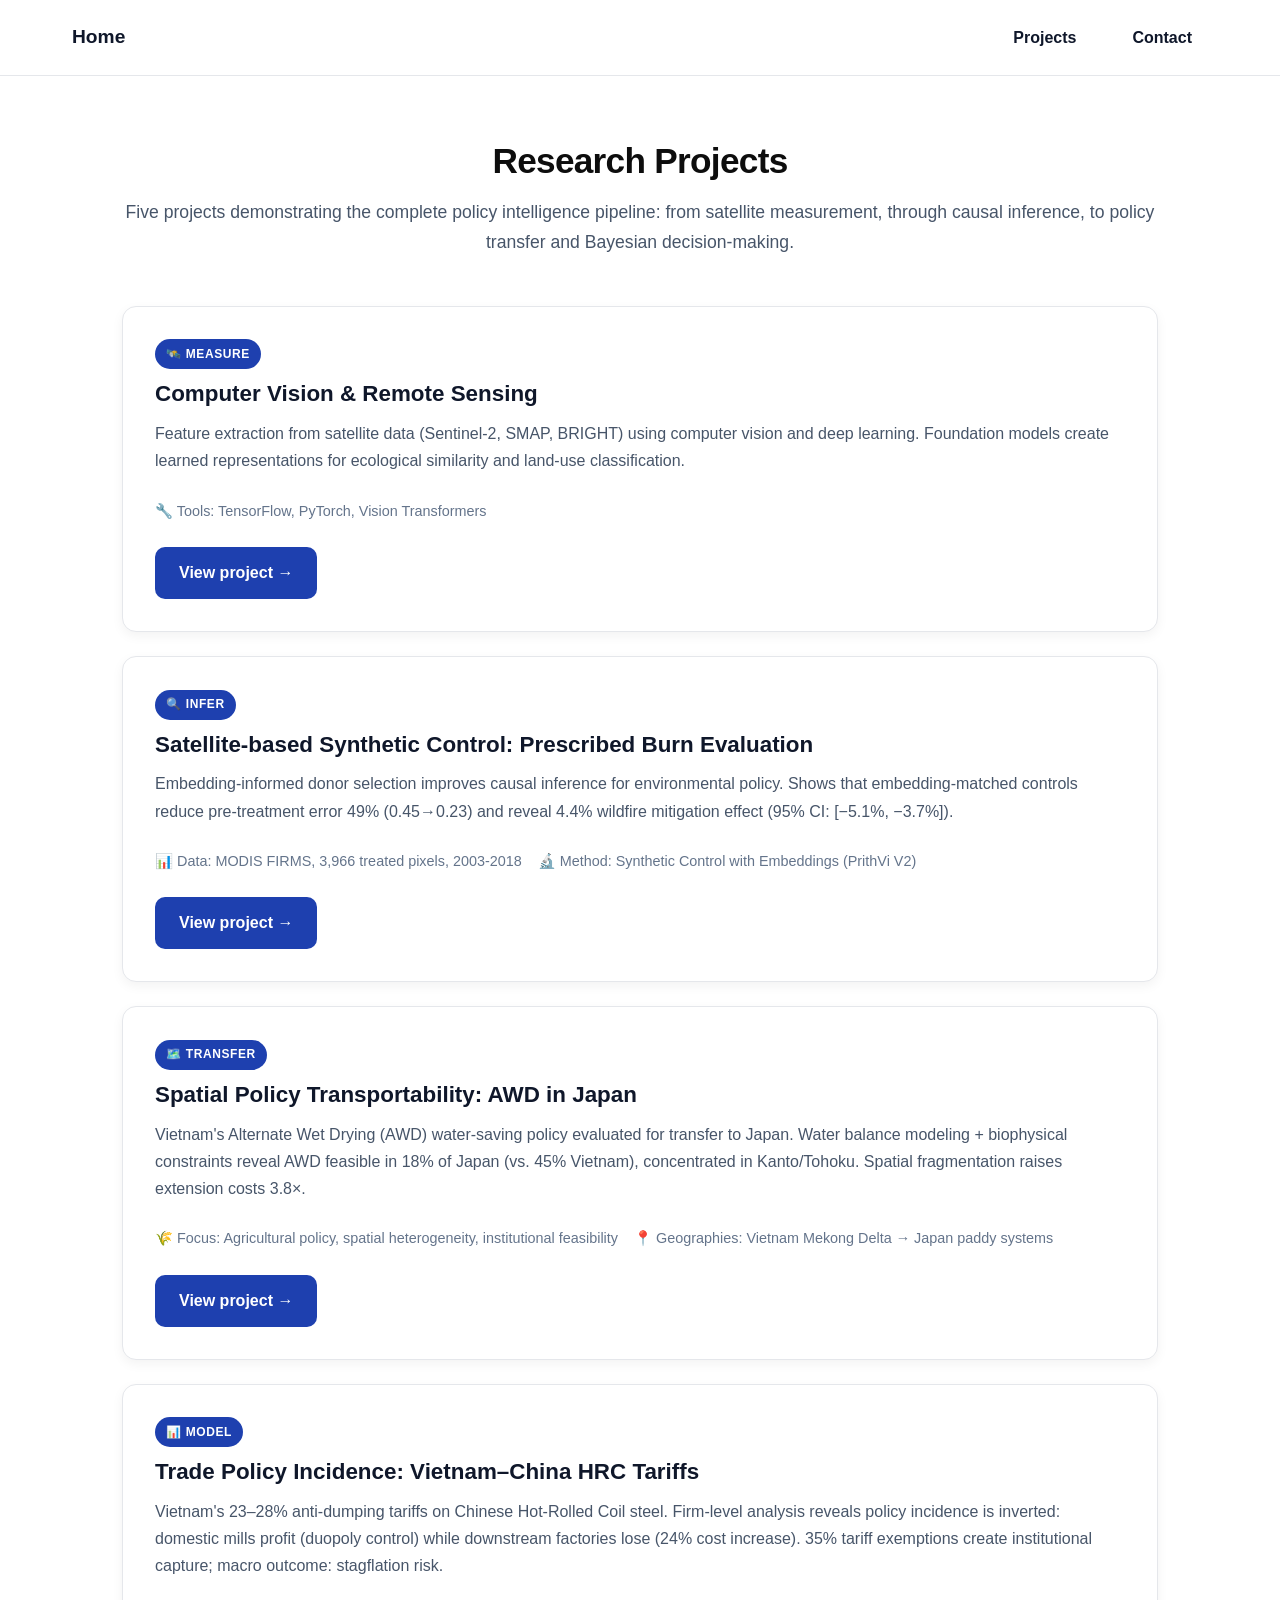
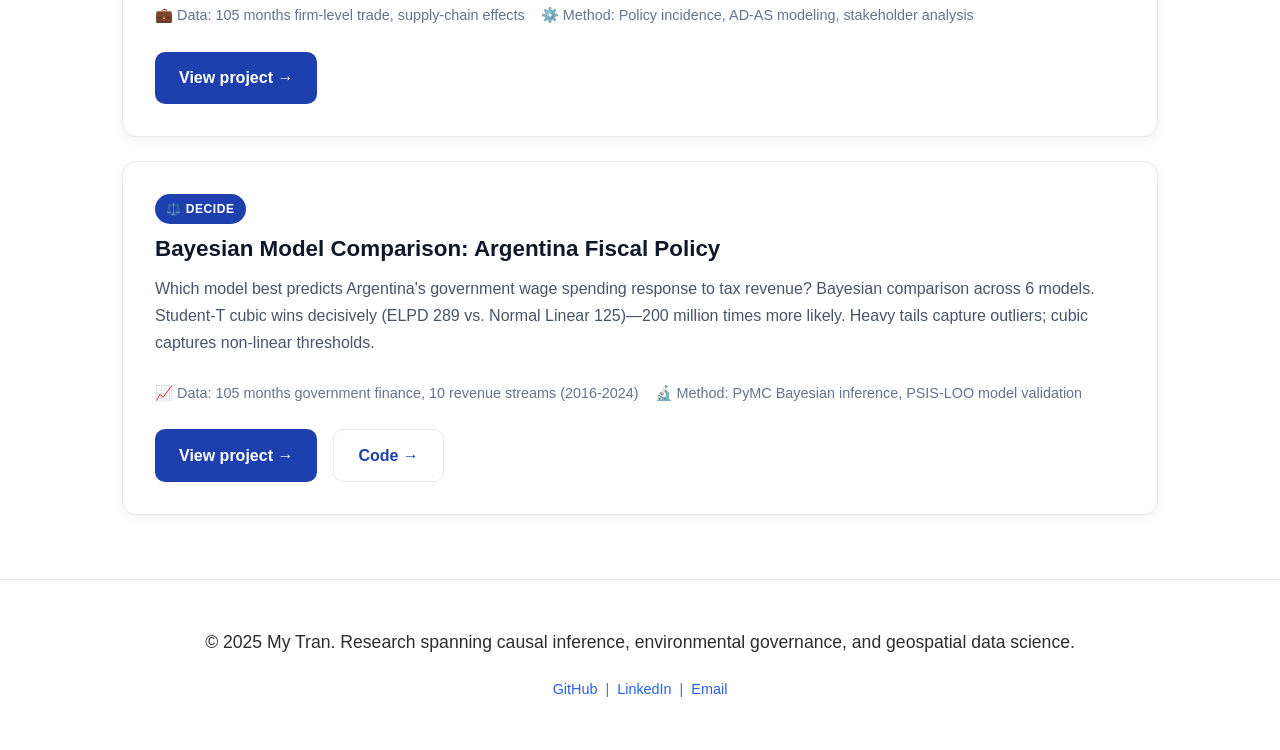
<file: projects.html>
<!DOCTYPE html>
<html lang="en">
<head>
    <meta charset="UTF-8">
    <meta name="viewport" content="width=device-width, initial-scale=1.0">
    <title>Projects | My Tran</title>
    <link rel="stylesheet" href="shared.css">
    <style>
        nav {
            background: white;
            border-bottom: 1px solid #e5e7eb;
            padding: 0;
            position: sticky;
            top: 0;
            z-index: 100;
        }

        .nav-inner {
            max-width: 1200px;
            margin: 0 auto;
            padding: 1rem 2rem;
            display: flex;
            align-items: center;
            justify-content: space-between;
        }

        .brand {
            font-size: 1.2rem;
            font-weight: 700;
            color: #0f172a;
            text-decoration: none;
        }

        .nav-links {
            display: flex;
            gap: 1.5rem;
        }

        .nav-links a {
            color: #0f172a;
            font-weight: 600;
            text-decoration: none;
            border-bottom: none;
            padding: 0.5rem 1rem;
            border-radius: 8px;
            transition: all 0.2s ease;
        }

        .nav-links a:hover {
            background: #e0e7ff;
            color: #1e40af;
        }

        .projects-container {
            max-width: 1100px;
            margin: 0 auto;
            padding: 4rem 2rem;
        }

        .projects-container h1 {
            text-align: center;
            margin-bottom: 1rem;
            font-size: 2.2rem;
        }

        .projects-intro {
            text-align: center;
            color: #475569;
            margin-bottom: 3rem;
            font-size: 1.1rem;
        }

        .projects-grid {
            display: grid;
            gap: 1.5rem;
        }

        .project-card {
            background: white;
            border: 1px solid #e5e7eb;
            border-radius: 14px;
            padding: 2rem;
            box-shadow: 0 4px 12px rgba(0,0,0,0.05);
            transition: all 0.2s ease;
        }

        .project-card:hover {
            box-shadow: 0 8px 24px rgba(0,0,0,0.1);
            transform: translateY(-2px);
        }

        .project-stage {
            display: inline-block;
            background: #1e40af;
            color: white;
            padding: 0.3rem 0.7rem;
            border-radius: 999px;
            font-size: 0.75rem;
            font-weight: 700;
            letter-spacing: 0.05em;
            margin-bottom: 0.75rem;
        }

        .project-title {
            font-size: 1.4rem;
            font-weight: 700;
            color: #0f172a;
            margin-bottom: 0.75rem;
        }

        .project-description {
            color: #475569;
            margin-bottom: 1.5rem;
            line-height: 1.7;
            font-size: 1rem;
        }

        .project-meta {
            display: flex;
            gap: 1rem;
            flex-wrap: wrap;
            font-size: 0.9rem;
            color: #64748b;
            margin-bottom: 1.5rem;
        }

        .project-links {
            display: flex;
            gap: 1rem;
        }

        .btn-primary {
            display: inline-flex;
            align-items: center;
            gap: 0.5rem;
            padding: 0.75rem 1.5rem;
            background: #1e40af;
            color: white;
            border-radius: 10px;
            text-decoration: none;
            font-weight: 700;
            transition: all 0.2s ease;
        }

        .btn-primary:hover {
            background: #1e3a8a;
        }

        .btn-secondary {
            display: inline-flex;
            align-items: center;
            gap: 0.5rem;
            padding: 0.75rem 1.5rem;
            border: 1px solid #e5e7eb;
            background: white;
            color: #1e40af;
            border-radius: 10px;
            text-decoration: none;
            font-weight: 700;
            transition: all 0.2s ease;
        }

        .btn-secondary:hover {
            background: #f1f5f9;
        }

        footer {
            text-align: center;
            padding: 3rem 2rem;
            color: #64748b;
            border-top: 1px solid #e5e7eb;
        }

        footer a {
            color: #2563eb;
            text-decoration: none;
            border-bottom: none;
        }

        footer a:hover {
            color: #1e40af;
        }
    </style>
</head>
<body>
    <nav>
        <div class="nav-inner">
            <a href="index.html" class="brand">Home</a>
            <div class="nav-links">
                <a href="projects.html">Projects</a>
                <a href="index.html#contact">Contact</a>
            </div>
        </div>
    </nav>

    <div class="projects-container">
        <h1>Research Projects</h1>
        <p class="projects-intro">
            Five projects demonstrating the complete policy intelligence pipeline: from satellite measurement, through causal inference, to policy transfer and Bayesian decision-making.
        </p>

        <div class="projects-grid">
            
            <!-- MEASURE -->
            <div class="project-card">
                <div class="project-stage">🛰️ MEASURE</div>
                <h2 class="project-title">Computer Vision & Remote Sensing</h2>
                <p class="project-description">
                    Feature extraction from satellite data (Sentinel-2, SMAP, BRIGHT) using computer vision and deep learning. Foundation models create learned representations for ecological similarity and land-use classification.
                </p>
                <div class="project-meta">
                    <span>🔧 Tools: TensorFlow, PyTorch, Vision Transformers</span>
                </div>
                <div class="project-links">
                    <a href="project-measure.html" class="btn-primary">View project →</a>
                </div>
            </div>

            <!-- INFER -->
            <div class="project-card">
                <div class="project-stage">🔍 INFER</div>
                <h2 class="project-title">Satellite-based Synthetic Control: Prescribed Burn Evaluation</h2>
                <p class="project-description">
                    Embedding-informed donor selection improves causal inference for environmental policy. Shows that embedding-matched controls reduce pre-treatment error 49% (0.45→0.23) and reveal 4.4% wildfire mitigation effect (95% CI: [−5.1%, −3.7%]).
                </p>
                <div class="project-meta">
                    <span>📊 Data: MODIS FIRMS, 3,966 treated pixels, 2003-2018</span>
                    <span>🔬 Method: Synthetic Control with Embeddings (PrithVi V2)</span>
                </div>
                <div class="project-links">
                    <a href="project-infer.html" class="btn-primary">View project →</a>
                </div>
            </div>

            <!-- TRANSFER -->
            <div class="project-card">
                <div class="project-stage">🗺️ TRANSFER</div>
                <h2 class="project-title">Spatial Policy Transportability: AWD in Japan</h2>
                <p class="project-description">
                    Vietnam's Alternate Wet Drying (AWD) water-saving policy evaluated for transfer to Japan. Water balance modeling + biophysical constraints reveal AWD feasible in 18% of Japan (vs. 45% Vietnam), concentrated in Kanto/Tohoku. Spatial fragmentation raises extension costs 3.8×.
                </p>
                <div class="project-meta">
                    <span>🌾 Focus: Agricultural policy, spatial heterogeneity, institutional feasibility</span>
                    <span>📍 Geographies: Vietnam Mekong Delta → Japan paddy systems</span>
                </div>
                <div class="project-links">
                    <a href="project-transfer.html" class="btn-primary">View project →</a>
                </div>
            </div>

            <!-- MODEL -->
            <div class="project-card">
                <div class="project-stage">📊 MODEL</div>
                <h2 class="project-title">Trade Policy Incidence: Vietnam–China HRC Tariffs</h2>
                <p class="project-description">
                    Vietnam's 23–28% anti-dumping tariffs on Chinese Hot-Rolled Coil steel. Firm-level analysis reveals policy incidence is inverted: domestic mills profit (duopoly control) while downstream factories lose (24% cost increase). 35% tariff exemptions create institutional capture; macro outcome: stagflation risk.
                </p>
                <div class="project-meta">
                    <span>💼 Data: 105 months firm-level trade, supply-chain effects</span>
                    <span>⚙️ Method: Policy incidence, AD-AS modeling, stakeholder analysis</span>
                </div>
                <div class="project-links">
                    <a href="project-model.html" class="btn-primary">View project →</a>
                </div>
            </div>

            <!-- DECIDE -->
            <div class="project-card">
                <div class="project-stage">⚖️ DECIDE</div>
                <h2 class="project-title">Bayesian Model Comparison: Argentina Fiscal Policy</h2>
                <p class="project-description">
                    Which model best predicts Argentina's government wage spending response to tax revenue? Bayesian comparison across 6 models. Student-T cubic wins decisively (ELPD 289 vs. Normal Linear 125)—200 million times more likely. Heavy tails capture outliers; cubic captures non-linear thresholds.
                </p>
                <div class="project-meta">
                    <span>📈 Data: 105 months government finance, 10 revenue streams (2016-2024)</span>
                    <span>🔬 Method: PyMC Bayesian inference, PSIS-LOO model validation</span>
                </div>
                <div class="project-links">
                    <a href="project-decide.html" class="btn-primary">View project →</a>
                    <a href="https://github.com/MyTran-GitHub/data-science-school-projects/blob/main/Code_Bayesian_Stats_Argentina.ipynb" class="btn-secondary" target="_blank">Code →</a>
                </div>
            </div>

        </div>
    </div>

    <footer>
        <p>© 2025 My Tran. Research spanning causal inference, environmental governance, and geospatial data science.</p>
        <div style="margin-top: 1rem; font-size: 0.9rem;">
            <a href="https://github.com/MyTran-GitHub" target="_blank">GitHub</a> &nbsp;|&nbsp;
            <a href="https://www.linkedin.com/in/mee-tran-34530725b/" target="_blank">LinkedIn</a> &nbsp;|&nbsp;
            <a href="mailto:tran@uni.minerva.edu">Email</a>
        </div>
    </footer>

    <script src="shared.js"></script>
</body>
</html>
</file>
<file: shared.css>
/* ═══════════════════════════════════════════════════════════════ */
        /* GLOBAL RESET & TYPOGRAPHY */
        /* ═══════════════════════════════════════════════════════════════ */
        * { margin: 0; padding: 0; box-sizing: border-box; }
        
        body {
            font-family: 'Helvetica Neue', -apple-system, BlinkMacSystemFont, 'Segoe UI', Arial, sans-serif;
            line-height: 1.7;
            color: #1a1a1a;
            background: #ffffff;
            overflow-x: hidden;
        }
        
        h1, h2, h3, h4 {
            font-weight: 600;
            line-height: 1.2;
            color: #0d0d0d;
        }
        
        h1 { font-size: 3.5rem; letter-spacing: -0.02em; }
        h2 { font-size: 2.5rem; margin-bottom: 1.5rem; }
        h3 { font-size: 1.75rem; margin-bottom: 1rem; }
        h4 { font-size: 1.25rem; margin-bottom: 0.75rem; }
        
        p { 
            font-size: 1.1rem; 
            margin-bottom: 1.2rem; 
            color: #2d2d2d;
        }
        
        a {
            color: #2563eb;
            text-decoration: none;
            border-bottom: 1px solid transparent;
            transition: border-color 0.2s;
        }
        
        a:hover { border-bottom-color: #2563eb; }
        
        /* ═══════════════════════════════════════════════════════════════ */
        /* NAVIGATION BAR */
        /* ═══════════════════════════════════════════════════════════════ */
        .navbar {
            position: fixed;
            top: 0;
            left: 0;
            right: 0;
            background: rgba(255, 255, 255, 0.95);
            backdrop-filter: blur(10px);
            box-shadow: 0 1px 3px rgba(0, 0, 0, 0.1);
            z-index: 1000;
            padding: 1rem 0;
        }

        .nav-inner {
            max-width: 1200px;
            margin: 0 auto;
            padding: 0 2rem;
            display: flex;
            justify-content: space-between;
            align-items: center;
        }

        .nav-logo {
            font-size: 1.25rem;
            font-weight: 700;
            color: #1e40af;
            text-decoration: none;
            border-bottom: none;
        }

        .nav-logo:hover {
            color: #2563eb;
        }

        .nav-links {
            display: flex;
            gap: 2rem;
            align-items: center;
        }

        .nav-links a {
            color: #334155;
            font-weight: 500;
            font-size: 1rem;
            text-decoration: none;
            border-bottom: 2px solid transparent;
            transition: all 0.3s;
            padding-bottom: 0.25rem;
        }

        .nav-links a:hover {
            color: #2563eb;
            border-bottom-color: #2563eb;
        }
        
        /* ═══════════════════════════════════════════════════════════════ */
        /* HERO SECTION - FULL SCREEN IMPACT */
        /* ═══════════════════════════════════════════════════════════════ */
        .hero {
            height: 100vh;
            background: linear-gradient(135deg, #1e3a8a 0%, #1e40af 50%, #3b82f6 100%);
            display: flex;
            align-items: center;
            justify-content: center;
            position: relative;
            overflow: hidden;
        }
        
        .hero::before {
            content: '';
            position: absolute;
            top: 0;
            left: 0;
            right: 0;
            bottom: 0;
            background: url('data:image/svg+xml,<svg width="100" height="100" xmlns="http://www.w3.org/2000/svg"><rect fill="rgba(255,255,255,0.03)" width="50" height="50"/></svg>') repeat;
            opacity: 0.3;
        }
        
        .hero-content {
            text-align: center;
            color: white;
            z-index: 2;
            padding: 2rem;
            max-width: 1100px;
        }
        
        .hero h1 {
            font-size: 4rem;
            color: white;
            margin-bottom: 1.5rem;
            text-shadow: 0 2px 20px rgba(0,0,0,0.2);
            animation: fadeInUp 0.8s ease-out;
        }
        
        .hero .subtitle {
            font-size: 1.5rem;
            font-weight: 300;
            color: rgba(255,255,255,0.95);
            margin-bottom: 2rem;
            line-height: 1.6;
            animation: fadeInUp 1s ease-out;
        }
        
        .hero .mission {
            font-size: 1.15rem;
            font-style: italic;
            color: rgba(255,255,255,0.85);
            max-width: 800px;
            margin: 0 auto;
            animation: fadeInUp 1.2s ease-out;
        }
        
        @keyframes fadeInUp {
            from {
                opacity: 0;
                transform: translateY(30px);
            }
            to {
                opacity: 1;
                transform: translateY(0);
            }
        }
        
        /* ═══════════════════════════════════════════════════════════════ */
        /* SECTION LAYOUT */
        /* ═══════════════════════════════════════════════════════════════ */
        section {
            padding: 7rem 2rem;
            max-width: 1200px;
            margin: 0 auto;
        }
        
        section.alt-bg {
            background: #f8fafc;
            max-width: 100%;
            padding: 7rem 2rem;
        }
        
        .section-inner {
            max-width: 1200px;
            margin: 0 auto;
        }
        
        .section-header {
            max-width: 1100px;
            width: 100%;
            text-align: center;
        }
        .section-label {
            font-size: 0.9rem;
            text-transform: uppercase;
            letter-spacing: 0.1em;
            color: #2563eb;
            font-weight: 600;
            margin-bottom: 0.5rem;
        }
        
        /* ═══════════════════════════════════════════════════════════════ */
        /* CAPSTONE PROJECT - CENTERPIECE */
        /* ═══════════════════════════════════════════════════════════════ */
        /* Full-width background layer */
        .capstone.alt-bg {
            width: 100%;
            background: white;
            
            padding: 7rem 0;
        }
        
        /* Centered content column */
        .section-inner {
            max-width: 1200px;
            margin: 0 auto;
            padding: 0 2rem;
        }
        
        /* Centered header block */
        .section-header {
            max-width: 1100px;
            margin: 0 auto 3rem auto;
            text-align: center;
        }

        
        .section-label {
            letter-spacing: 0.15em;
            font-size: 0.875rem;
            text-transform: uppercase;
            opacity: 0.6;
            margin-bottom: 1rem;
        }
        
        .capstone-title {
            font-size: 2.6rem;
            line-height: 1.15;
            margin-bottom: 1.5rem;
        }
        
        .capstone-subtitle {
            font-size: 1.1rem;
            line-height: 1.6;
            max-width: 900px;
            margin: 0 auto;
            opacity: 0.85;
        }

        
        .comparison-grid {
            display: grid;
            grid-template-columns: 1fr 1fr;
            gap: 3rem;
            margin-bottom: 4rem;
        }
        
        .comparison-panel {
            background: white;
            border-radius: 8px;
            padding: 2.5rem;
            box-shadow: 0 4px 6px rgba(0,0,0,0.05), 0 10px 15px rgba(0,0,0,0.1);
        }
        
        .comparison-panel h3 {
            font-size: 1.5rem;
            margin-bottom: 1.5rem;
            color: #0f172a;
        }
        
        .comparison-panel.status-quo {
            border-left: 4px solid #dc2626;
        }
        
        .comparison-panel.innovation {
            border-left: 4px solid #16a34a;
        }
        
        .panel-image {
            width: 100%;
            height: 300px;
            background: linear-gradient(135deg, #e2e8f0 0%, #cbd5e1 100%);
            border-radius: 6px;
            display: flex;
            align-items: center;
            justify-content: center;
            margin-bottom: 1.5rem;
            color: #64748b;
            font-style: italic;
        }
        
        .panel-caption {
            font-size: 1rem;
            color: #475569;
            line-height: 1.6;
        }
        
        .capstone-narrative {
            background: white;
            padding: 3rem;
            border-radius: 8px;
            box-shadow: 0 2px 4px rgba(0,0,0,0.05);
        }
        
        .narrative-section {
            margin-bottom: 2.5rem;
        }
        
        .narrative-section h4 {
            color: #1e40af;
            font-size: 1.3rem;
            margin-bottom: 1rem;
        }
        
        .narrative-section p {
            color: #334155;
            line-height: 1.8;
        }
        
        .narrative-section ul {
            margin-left: 2rem;
            color: #334155;
        }
        
        .narrative-section li {
            margin-bottom: 0.5rem;
        }
        
        .methodology-keywords {
            display: flex;
            flex-wrap: wrap;
            gap: 0.75rem;
            margin-top: 1rem;
        }
        
        .keyword {
            background: #dbeafe;
            color: #1e40af;
            padding: 0.5rem 1rem;
            border-radius: 20px;
            font-size: 1rem;
            font-weight: 500;
        }
        
        /* ═══════════════════════════════════════════════════════════════ */
        /* METHODS STACK */
        /* ═══════════════════════════════════════════════════════════════ */
        .methods-grid {
            display: grid;
            grid-template-columns: repeat(auto-fit, minmax(320px, 1fr));
            gap: 2rem;
            margin-top: 3rem;
        }
        
        .method-card {
            background: #f8fafc;
            padding: 2rem;
            border-radius: 8px;
            border: 1px solid #e2e8f0;
            transition: transform 0.2s, box-shadow 0.2s;
        }
        
        .method-card:hover {
            transform: translateY(-4px);
            box-shadow: 0 10px 20px rgba(0,0,0,0.1);
        }
        
        .method-card h4 {
            color: #1e40af;
            margin-bottom: 0.75rem;
        }
        
        .method-card .problem {
            font-size: 1rem;
            color: #64748b;
            font-style: italic;
            margin-top: 1rem;
            padding-top: 1rem;
            border-top: 1px solid #e2e8f0;
        }
        
        /* ═══════════════════════════════════════════════════════════════ */
        /* POLICY LABORATORIES */
        /* ═══════════════════════════════════════════════════════════════ */
        .lab-card {
            background: white;
            padding: 3rem;
            margin-bottom: 3rem;
            border-radius: 8px;
            box-shadow: 0 2px 4px rgba(0,0,0,0.05);
            border-left: 6px solid #2563eb;
        }
        
        .lab-card h3 {
            font-size: 1.8rem;
            margin-bottom: 1rem;
            color: #0f172a;
        }
        
        .lab-meta {
            display: flex;
            gap: 1.5rem;
            margin-bottom: 1.5rem;
            flex-wrap: wrap;
        }
        
        .lab-meta-item {
            font-size: 0.9rem;
            color: #64748b;
        }
        
        .lab-meta-item strong {
            color: #1e40af;
            font-weight: 600;
        }
        
        .lab-content {
            display: grid;
            gap: 1.5rem;
        }
        
        .lab-content p {
            margin-bottom: 0.5rem;
        }
        
        .lab-links {
            margin-top: 1.5rem;
            padding-top: 1.5rem;
            border-top: 1px solid #e2e8f0;
        }
        
        .lab-links a {
            margin-right: 1.5rem;
            font-weight: 500;
        }
        
        /* ═══════════════════════════════════════════════════════════════ */
        /* TECHNICAL ML SECTION */
        /* ═══════════════════════════════════════════════════════════════ */
        .ml-showcase {
            background: white;
            padding: 3rem;
            border-radius: 8px;
            box-shadow: 0 4px 6px rgba(0,0,0,0.05);
        }
        
        .ml-showcase h3 {
            margin-bottom: 1.5rem;
        }
        
        .ml-grid {
            display: grid;
            grid-template-columns: 1fr 1fr;
            gap: 2rem;
            margin-top: 2rem;
        }
        
        .ml-detail {
            padding: 1.5rem;
            background: #f8fafc;
            border-radius: 6px;
        }
        
        .ml-detail h4 {
            font-size: 1.1rem;
            margin-bottom: 0.75rem;
            color: #1e40af;
        }
        
        .tech-list {
            list-style: none;
            padding-left: 0;
        }
        
        .tech-list li {
            padding: 0.5rem 0;
            color: #475569;
            position: relative;
            padding-left: 1.5rem;
        }
        
        .tech-list li::before {
            content: '▸';
            position: absolute;
            left: 0;
            color: #2563eb;
            font-weight: bold;
        }
        
        /* ═══════════════════════════════════════════════════════════════ */
        /* PUBLICATIONS */
        /* ═══════════════════════════════════════════════════════════════ */
        .publication {
            background: white;
            padding: 2.5rem;
            border-radius: 8px;
            box-shadow: 0 2px 4px rgba(0,0,0,0.05);
            margin-bottom: 2rem;
        }
        
        .publication h4 {
            font-size: 1.15rem;
            color: #0f172a;
            margin-bottom: 1rem;
            line-height: 1.5;
        }
        
        .pub-meta {
            font-size: 1rem;
            color: #64748b;
            margin-bottom: 1rem;
        }
        
        .pub-description {
            font-size: 1rem;
            color: #475569;
            line-height: 1.7;
        }
        
        /* ═══════════════════════════════════════════════════════════════ */
        /* SKILLS SECTION */
        /* ═══════════════════════════════════════════════════════════════ */
        .skills-grid {
            display: grid;
            grid-template-columns: repeat(auto-fit, minmax(280px, 1fr));
            gap: 2rem;
            margin-top: 2rem;
        }
        
        .skill-category {
            background: white;
            padding: 2rem;
            border-radius: 8px;
            border: 1px solid #e2e8f0;
        }
        
        .skill-category h4 {
            color: #1e40af;
            margin-bottom: 1rem;
            font-size: 1.2rem;
        }
        
        .skill-tags {
            display: flex;
            flex-wrap: wrap;
            gap: 0.5rem;
        }
        
        .skill-tag {
            background: #f1f5f9;
            color: #334155;
            padding: 0.5rem 1rem;
            border-radius: 4px;
            font-size: 0.9rem;
        }
        
        /* ═══════════════════════════════════════════════════════════════ */
        /* CONTACT & FOOTER */
        /* ═══════════════════════════════════════════════════════════════ */
        .contact {
            text-align: center;
            padding: 5rem 2rem;
            background: linear-gradient(135deg, #0f172a 0%, #1e293b 100%);
            color: white;
        }
        
        .contact h2 {
            color: white;
            margin-bottom: 2rem;
        }
        
        .contact p {
            color: rgba(255,255,255,0.9);
            margin: 0 auto 2rem;
        }
        
        .contact-links {
            display: flex;
            gap: 2rem;
            justify-content: center;
            flex-wrap: wrap;
        }
        
        .contact-links a {
            color: white;
            font-size: 1.1rem;
            padding: 0.75rem 2rem;
            background: rgba(255,255,255,0.1);
            border-radius: 6px;
            border: 1px solid rgba(255,255,255,0.2);
            transition: all 0.3s;
        }
        
        .contact-links a:hover {
            background: rgba(255,255,255,0.2);
            border-color: rgba(255,255,255,0.4);
        }
        
        /* ═══════════════════════════════════════════════════════════════ */
        /* RESPONSIVE */
        /* ═══════════════════════════════════════════════════════════════ */
        /* ═══════════════════════════════════════════════════════════════ */
        /* INTERACTIVE COMPONENTS */
        /* ═══════════════════════════════════════════════════════════════ */
        .interactive-toggle {
            display: flex;
            gap: 1rem;
            margin: 2rem 0;
            justify-content: center;
        }
        
        .toggle-btn {
            padding: 0.75rem 1.5rem;
            border: 2px solid #e2e8f0;
            background: white;
            color: #475569;
            border-radius: 6px;
            cursor: pointer;
            font-weight: 500;
            transition: all 0.3s;
        }
        
        .toggle-btn.active {
            background: #2563eb;
            color: white;
            border-color: #2563eb;
        }
        
        .toggle-btn:hover {
            border-color: #2563eb;
        }
        
        .interactive-panel {
            background: white;
            border-radius: 8px;
            padding: 2rem;
            margin: 1.5rem 0;
            box-shadow: 0 2px 4px rgba(0,0,0,0.05);
            display: none;
        }
        
        .interactive-panel.active {
            display: block;
            animation: fadeIn 0.3s ease-in;
        }
        
        @keyframes fadeIn {
            from { opacity: 0; }
            to { opacity: 1; }
        }
        
        .figure-container {
            width: 100%;
            max-width: 640px;     /* limits horizontal size */
            aspect-ratio: 16 / 9; /* keeps it visually balanced */
            height: auto;        /* lets aspect-ratio control height */
        
            background: linear-gradient(135deg, #f1f5f9 0%, #e2e8f0 100%);
            border-radius: 8px;
        
            display: flex;
            align-items: center;
            justify-content: center;
        
            margin: 1.5rem auto; /* centers the figure */
            color: #64748b;
            font-style: italic;
        
            position: relative;
            overflow: hidden;
        }
        .figure-label {
            position: absolute;
            top: 1rem;
            left: 1rem;
            background: rgba(0,0,0,0.7);
            color: white;
            padding: 0.5rem 1rem;
            border-radius: 4px;
            font-size: 0.875rem;
            font-style: normal;
        }
        
        .slider-container {
            margin: 2rem 0;
            padding: 1.5rem;
            background: #f8fafc;
            border-radius: 8px;
        }
        
        .slider-container label {
            display: block;
            font-weight: 600;
            color: #1e40af;
            margin-bottom: 1rem;
        }
        
        input[type="range"] {
            width: 100%;
            height: 6px;
            border-radius: 3px;
            background: #e2e8f0;
            outline: none;
            -webkit-appearance: none;
            margin: 1rem 0;
        }
        
        input[type="range"]::-webkit-slider-thumb {
            -webkit-appearance: none;
            appearance: none;
            width: 20px;
            height: 20px;
            border-radius: 50%;
            background: #2563eb;
            cursor: pointer;
            box-shadow: 0 2px 4px rgba(37,99,235,0.4);
        }
        
        input[type="range"]::-moz-range-thumb {
            width: 20px;
            height: 20px;
            border-radius: 50%;
            background: #2563eb;
            cursor: pointer;
            border: none;
            box-shadow: 0 2px 4px rgba(37,99,235,0.4);
        }
        
        .slider-value {
            display: block;
            text-align: center;
            font-weight: 600;
            color: #2563eb;
            margin-top: 0.5rem;
            font-size: 1.2rem;
        }
        
        .tab-container {
            display: flex;
            gap: 0.5rem;
            margin: 2rem 0;
            flex-wrap: wrap;
            border-bottom: 2px solid #e2e8f0;
        }
        
        .tab-btn {
            padding: 1rem 1.5rem;
            background: none;
            border: none;
            color: #64748b;
            cursor: pointer;
            font-weight: 500;
            border-bottom: 3px solid transparent;
            transition: all 0.3s;
            position: relative;
            bottom: -2px;
        }
        
        .tab-btn:hover {
            color: #1e40af;
        }
        
        .tab-btn.active {
            color: #2563eb;
            border-bottom-color: #2563eb;
        }
        
        .tab-content {
            display: none;
        }
        
        .tab-content.active {
            display: block;
            animation: fadeIn 0.3s ease-in;
        }
        
        .node-map {
            display: grid;
            grid-template-columns: repeat(auto-fit, minmax(140px, 1fr));
            gap: 1.5rem;
            margin: 2rem 0;
        }
        
        .node {
            padding: 1.5rem;
            background: white;
            border: 2px solid #e2e8f0;
            border-radius: 8px;
            text-align: center;
            cursor: pointer;
            transition: all 0.3s;
        }
        
        .node:hover {
            border-color: #2563eb;
            box-shadow: 0 4px 12px rgba(37,99,235,0.2);
            transform: translateY(-2px);
        }
        
        .node.active {
            background: #dbeafe;
            border-color: #2563eb;
        }
        
        .node-label {
            font-weight: 600;
            color: #1e40af;
            margin-bottom: 0.5rem;
        }
        
        .node-description {
            font-size: 0.875rem;
            color: #64748b;
            display: none;
        }
        
        .node.active .node-description {
            display: block;
        }
        
        .stats-row {
            display: grid;
            grid-template-columns: repeat(auto-fit, minmax(200px, 1fr));
            gap: 1.5rem;
            margin: 2rem 0;
        }
        
        .stat-card {
            background: #f8fafc;
            padding: 1.5rem;
            border-radius: 8px;
            border-left: 4px solid #2563eb;
        }
        
        .stat-label {
            font-size: 0.875rem;
            color: #64748b;
            text-transform: uppercase;
            letter-spacing: 0.05em;
            font-weight: 600;
            margin-bottom: 0.5rem;
        }
        
        .stat-value {
            font-size: 1.75rem;
            font-weight: 700;
            color: #1e40af;
        }
        .policy-intro { 
            background: #f8fafc; 
            padding: 2rem; 
            border-radius: 12px; 
            margin-bottom: 2rem;
            border-left: 6px solid #1e40af;
        }
        .HRC-core-grid {
            display: flex !important; 
            flex-wrap: nowrap !important; 
            gap: 1rem !important; 
            justify-content: space-between !important; 
            padding: 0 !important;
            margin: 0 !important;
        }
        .HRC-core-card { 
            flex: 1 !important; 
            min-width: 220px !important;  /* ✅ FIXED */
            max-width: 240px !important;
            background: white; 
            padding: 1.5rem; 
            border-radius: 12px; 
            border-left: 4px solid;
            box-sizing: border-box !important;  /* ✅ ADDED */
        }
        .HRC-core-card p { 
            font-size: 1rem; 
            line-height: 1.4; 
            margin: 0; 
            overflow-wrap: break-word;  /* ✅ ADDED */
            color: #475569;
        }
        .HRC-core-card h5 { 
            font-size: 17.5px !important; 
            line-height: 1.4; 
            margin: 0; 
            overflow-wrap: break-word;  /* ✅ ADDED */
        }
        .stakeholder-grid { 
            display: flex !important; 
            flex-wrap: nowrap !important; 
            gap: 1rem !important; 
            justify-content: space-between !important; 
        }
        .stakeholder-card { 
            flex: 1 !important; 
            min-width: 170px !important; 
            background: white; 
            border: 2px solid #e5e7eb; 
            border-radius: 12px; 
            padding: 1.25rem; 
            border-left: 4px solid;
            box-sizing: border-box;
        }
        
        .blue-container {
            padding: 2.5rem !important;  /* ✅ SIMPLIFIED */
        }
        .stats-comparison {
            display: grid; 
            grid-template-columns: 1fr 1fr; 
            gap: 2rem; 
            margin-top: 1.5rem;
        }
        .stat-card {
            background: white; 
            padding: 1.5rem; 
            border-radius: 12px; 
            box-shadow: 0 4px 12px rgba(0,0,0,0.1);
            border-top: 4px solid #3b82f6;
        }
        .stat-card.no-tariff { border-top-color: #10b981; }
        .stat-card.with-tariff { border-top-color: #ef4444; }
        .stat-item {
            display: flex; 
            justify-content: space-between; 
            margin-bottom: 0.75rem;
            padding: 0.5rem 0;
            border-bottom: 1px solid #f1f5f9;
        }
        .stat-item:last-child { border-bottom: none; margin-bottom: 0; }
        .stat-label { font-size: 0.9rem; color: #64748b; font-weight: 500; }
        .stat-value { font-weight: 700; color: #1e293b; font-size: 1rem; }
        .stat-change { font-size: 0.85rem; color: #ef4444; font-weight: 600; }
        .tooltip {
            position: relative;
            display: inline-block;
            border-bottom: 1px dotted #2563eb;
            cursor: help;
        }
        
        .tooltip .tooltiptext {
            visibility: hidden;
            width: 250px;
            background-color: #0f172a;
            color: white;
            text-align: center;
            border-radius: 6px;
            padding: 0.75rem;
            position: absolute;
            z-index: 1;
            bottom: 125%;
            left: 50%;
            margin-left: -125px;
            opacity: 0;
            transition: opacity 0.3s;
            font-size: 0.85rem;
        }
        
        .tooltip .tooltiptext::after {
            content: "";
            position: absolute;
            top: 100%;
            left: 50%;
            margin-left: -5px;
            border-width: 5px;
            border-style: solid;
            border-color: #0f172a transparent transparent transparent;
        }
        
        .tooltip:hover .tooltiptext {
            visibility: visible;
            opacity: 1;
        }
        
        @media (max-width: 768px) {
            h1 { font-size: 2.5rem; }
            h2 { font-size: 2rem; }
            
            .hero h1 { font-size: 2.5rem; }
            .hero .subtitle { font-size: 1.2rem; }
            
            section { padding: 4rem 1.5rem; }
            section.alt-bg { padding: 4rem 1.5rem; }
            
            .comparison-grid {
                grid-template-columns: 1fr;
                gap: 2rem;
            }
            
            .ml-grid {
                grid-template-columns: 1fr;
            }
            
            .capstone-title {
                font-size: 2rem;
            }
            
            .interactive-toggle {
                flex-direction: column;
            }
            
            .node-map {
                grid-template-columns: 1fr;
            }
            
            .stats-row {
                grid-template-columns: 1fr;
            }
        }

/* AWD-specific styling additions */
        .node {
            cursor: pointer;
            transition: all 0.3s ease;
            border: 2px solid transparent;
        }

        .node:hover {
            transform: scale(1.05);
            border-color: #1e40af;
        }

        .node.selected {
            background-color: #e0e7ff !important;
            border-color: #1e40af;
            box-shadow: 0 0 12px rgba(30, 64, 175, 0.3);
        }

        .tab-btn {
            cursor: pointer;
            padding: 0.75rem 1.25rem;
            border: 2px solid #e2e8f0;
            background: white;
            color: #475569;
            border-radius: 8px 8px 0 0;
            font-size: 0.9rem;
            font-weight: 600;
            transition: all 0.3s ease;
            margin-right: 0.5rem;
            box-shadow: 0 2px 4px rgba(0,0,0,0.05);
            position: relative;
        }

        .tab-btn:hover {
            background: #f1f5f9;
            border-color: #3b82f6;
            color: #1e40af;
            transform: translateY(-2px);
            box-shadow: 0 4px 8px rgba(59,130,246,0.2);
        }

        .tab-btn.active {
            background: #1e40af;
            color: white;
            border-color: #1e40af;
            box-shadow: 0 4px 12px rgba(30,64,175,0.3);
            transform: translateY(-2px);
        }

        .tab-content {
            display: none;
            padding: 1.5rem;
            background: white;
            border: 1px solid #e2e8f0;
            border-top: none;
            border-radius: 0 6px 6px 6px;
        }

        .tab-content.active {
            display: block;
        }

        /* Argentina Bayesian card styling */
        #argentina-bayes-card {
            display: flex;
            flex-direction: column;
            gap: 1.5rem;
        }

        .bayes-hero {
            background: linear-gradient(135deg, #f0f9ff 0%, #e0f2fe 100%);
            padding: 1.5rem;
            border-radius: 14px;
            border-left: 6px solid #0ea5e9;
        }

        .bayes-hero-title {
            color: #1e40af;
            font-size: 1.1rem;
            font-weight: 700;
            margin-bottom: 0.5rem;
        }

        .bayes-hero-text {
            color: #0f172a;
            font-size: 1rem;
        }

        .bayes-tab-bar {
            display: flex;
            gap: 0.5rem;
            flex-wrap: wrap;
            justify-content: center;
        }

        .bayes-tab-btn {
            padding: 0.75rem 1.25rem;
            border: 2px solid #3b82f6;
            background: #e0f2fe;
            color: #1e3a8a;
            border-radius: 10px;
            font-size: 0.9rem;
            font-weight: 600;
            cursor: pointer;
            transition: all 0.2s ease;
        }

        .bayes-tab-btn:hover:not(.active) {
            background: #dbeafe;
            transform: translateY(-1px);
        }

        .bayes-tab-btn.active {
            background: #3b82f6;
            color: #fff;
            box-shadow: 0 4px 12px rgba(59, 130, 246, 0.35);
        }

        .bayes-tab-content {
            background: #f8fafc;
            padding: 1.25rem;
            border-radius: 12px;
            border: 1px solid #e2e8f0;
        }

        .bayes-prior-grid {
            display: grid;
            grid-template-columns: repeat(auto-fit, minmax(240px, 1fr));
            gap: 1rem;
        }

        .bayes-card {
            background: #fff;
            border-radius: 12px;
            box-shadow: 0 6px 14px rgba(0, 0, 0, 0.08);
            padding: 0.75rem;
        }

        .bayes-card-label {
            color: #64748b;
            font-size: 0.875rem;
            margin-bottom: 0.5rem;
            text-align: center;
        }

        .bayes-image {
            width: 100%;
            height: auto;
            max-height: 360px;
            object-fit: contain;
            border-radius: 10px;
            background: #f8fafc;
            display: block;
        }

        .bayes-image.small {
            max-height: 240px;
        }

        .bayes-section {
            margin-bottom: 1.5rem;
        }

        .bayes-section-title {
            font-weight: 700;
            color: #1E293B;
            text-align: center;
            margin-bottom: 0.75rem;
            padding-bottom: 0.5rem;
            border-bottom: 2px solid #e2e8f0;
        }

        .bayes-section-title.winner {
            color: #0f766e;
            border-color: #0f766e;
        }

        .bayes-model-grid {
            display: grid;
            grid-template-columns: repeat(auto-fit, minmax(200px, 1fr));
            gap: 1rem;
        }

        .bayes-model-card {
            background: #fff;
            border-radius: 12px;
            padding: 0.75rem;
            box-shadow: 0 4px 12px rgba(0, 0, 0, 0.08);
        }

        .bayes-model-name {
            font-weight: 600;
            color: #334155;
        }

        .bayes-model-name.highlight {
            color: #0f766e;
        }

        .bayes-model-elpd {
            font-size: 0.875rem;
            color: #94a3b8;
            margin-bottom: 0.5rem;
        }

        .bayes-model-elpd.highlight {
            color: #0ea5e9;
        }

        .bayes-elpd {
            background: #fff;
            padding: 1rem;
            border-radius: 12px;
            box-shadow: 0 6px 14px rgba(0, 0, 0, 0.08);
        }

        .bayes-elpd-title {
            font-weight: 700;
            color: #dc2626;
            text-align: center;
            margin-bottom: 0.75rem;
        }

        .bayes-plot-wrapper {
            background: #f8fafc;
            border: 1px solid #e2e8f0;
            border-radius: 12px;
            padding: 1rem;
        }

        .bayes-plot-wrapper canvas {
            width: 100%;
            display: block;
        }

        .bayes-findings h5 {
            color: #1e40af;
            text-align: center;
            margin-bottom: 1rem;
        }

        .bayes-findings-grid {
            display: grid;
            grid-template-columns: repeat(auto-fit, minmax(240px, 1fr));
            gap: 1rem;
        }

        .bayes-finding-card {
            background: #fff;
            border-radius: 12px;
            padding: 1rem;
            box-shadow: 0 4px 12px rgba(0, 0, 0, 0.08);
        }

        .bayes-finding-rank {
            font-size: 17.5px !important;
            color: #3b82f6;
            font-weight: 700;
            margin-bottom: 0.75rem;
        }

        .bayes-finding-title {
            font-weight: 700;
            color: #1E293B;
            margin-bottom: 0.75rem;
            font-size: 1rem !important;
        }

        .bayes-finding-text {
            color: #475569;
            line-height: 1.6;
            font-size: 1rem !important;
        }

        .bayes-policy {
            background: linear-gradient(135deg, #f8fafc 0%, #f1f5f9 100%);
            padding: 1.5rem;
            border-radius: 14px;
            border-left: 6px solid #1e293b;
        }

        .bayes-policy-title {
            color: #1e40af;
            font-weight: 700;
            text-align: center;
            margin-bottom: 1rem;
            font-size: 1.2rem;
        }

        .bayes-policy-grid {
            display: grid;
            grid-template-columns: repeat(auto-fit, minmax(240px, 1fr));
            gap: 1rem;
        }

        .bayes-policy-card {
            background: #fff;
            border-radius: 12px;
            padding: 1rem;
            box-shadow: 0 6px 14px rgba(0, 0, 0, 0.08);
            border-top: 5px solid #3b82f6;
        }

        .bayes-policy-card:nth-child(2) {
            border-top-color: #10b981;
        }

        .bayes-policy-card:nth-child(3) {
            border-top-color: #f59e0b;
        }

        .bayes-policy-card h5 {
            color: #3b82f6;
            font-weight: 700;
            margin-bottom: 0.75rem;
            font-size: 17.5px !important;
        }
        .bayes-policy-card p {
            font-size: 1rem !important;
            line-height: 1.6;
            color: #475569;
        }
        /* ═══════════════════════════════════════════════════════════════ */
        /* PROJECT PAGE STYLES */
        /* ═══════════════════════════════════════════════════════════════ */
        .project-hero {
            min-height: auto;
            height: auto;
            padding: 8rem 2rem 4rem;
            background: url('assets/background.png') center/cover fixed;
            position: relative;
        }

        .project-hero::before {
            content: '';
            position: absolute;
            top: 0;
            left: 0;
            right: 0;
            bottom: 0;
            background: linear-gradient(135deg, rgba(0, 0, 0, 0.4) 0%, rgba(0, 0, 0, 0.4) 100%);
            z-index: 1;
        }

        .hero-content {
            max-width: 1200px;
            margin: 0 auto;
            text-align: center;
            position: relative;
            z-index: 2;
        }

        .project-breadcrumb {
            text-align: left;
            margin-bottom: 2.5rem;
        }

        .project-breadcrumb a {
            color: #e0e7ff;
            font-size: 1rem;
            border-bottom: 1px solid transparent;
            transition: all 0.3s;
        }

        .project-breadcrumb a:hover {
            color: #ffffff;
            border-bottom-color: #ffffff;
        }

        .hero-title {
            font-size: 3rem;
            margin-bottom: 1rem;
            color: #ffffff;
        }

        .hero-tagline {
            font-size: 1.3rem;
            font-weight: 300;
            line-height: 1.6;
            max-width: 900px;
            margin: 0 auto 1.5rem;
            color: #e5e7eb;
        }

        .project-tag {
            display: inline-block;
            background: rgba(255, 255, 255, 0.2);
            color: #ffffff;
            padding: 0.5rem 1rem;
            border-radius: 20px;
            font-size: 0.9rem;
            font-weight: 500;
            backdrop-filter: blur(10px);
        }

        .project-content {
            background: #ffffff;
            padding: 0;
        }

        .project-section {
            max-width: 1200px;
            margin: 0 auto 4rem auto;
            padding: 0 2rem;
        }

        .project-section:first-child {
            margin-top: 4rem;
        }

        .project-section h2 {
            font-size: 2rem;
            margin-bottom: 1.5rem;
            margin-top: 0;
        }

        .project-section h3 {
            font-size: 1.5rem;
            margin-bottom: 1rem;
        }

        .project-section h4 {
            font-size: 1.2rem;
            margin-bottom: 0.75rem;
        }

        .project-section p {
            margin-bottom: 1rem;
        }

        /* Donor strategy container */
        .donor-strategy-container {
            display: flex;
            gap: 1rem;
            margin-bottom: 2rem;
        }

        /* Comparison grid */
        .comparison-grid {
            display: grid;
            grid-template-columns: 1fr 1fr;
            gap: 2rem;
            margin-bottom: 2rem;
        }

        @media (max-width: 768px) {
            .comparison-grid {
                grid-template-columns: 1fr;
            }

            .project-hero {
                padding: 6rem 1.5rem 3rem;
            }

            .hero-title {
                font-size: 2rem;
            }

            .hero-tagline {
                font-size: 1.1rem;
            }

            .project-section {
                padding: 0 1.5rem;
                margin-bottom: 3rem;
            }
        }

        /* Slider Container Styles */
        .slider-container input[type="range"] {
            width: 100%;
            height: 6px;
            border-radius: 3px;
            background: linear-gradient(to right, #ef4444 0%, #f97316 25%, #eab308 50%, #22c55e 75%, #16a34a 100%);
            outline: none;
            -webkit-appearance: none;
            appearance: none;
        }

        .slider-container input[type="range"]::-webkit-slider-thumb {
            -webkit-appearance: none;
            appearance: none;
            width: 20px;
            height: 20px;
            border-radius: 50%;
            background: white;
            cursor: pointer;
            border: 2px solid #1e40af;
            box-shadow: 0 2px 4px rgba(0,0,0,0.2);
        }

        .slider-container input[type="range"]::-moz-range-thumb {
            width: 20px;
            height: 20px;
            border-radius: 50%;
            background: white;
            cursor: pointer;
            border: 2px solid #1e40af;
            box-shadow: 0 2px 4px rgba(0,0,0,0.2);
        }

        /* Stats Row and Card Styles */
        .stats-row {
            display: grid;
            grid-template-columns: repeat(auto-fit, minmax(200px, 1fr));
            gap: 1rem;
            margin-bottom: 1.5rem;
        }

        .stat-card {
            background: white;
            padding: 1.25rem;
            border-radius: 8px;
            border: 1px solid #e2e8f0;
            text-align: center;
            transition: box-shadow 0.2s;
        }

        .stat-card:hover {
            box-shadow: 0 4px 12px rgba(0,0,0,0.1);
        }

        .stat-label {
            font-size: 0.875rem;
            color: #64748b;
            margin-bottom: 0.75rem;
            font-weight: 500;
        }

        .stat-value {
            font-size: 1.5rem;
            font-weight: 700;
            color: #1e40af;
            margin-bottom: 0.5rem;
        }

        /* Stats Comparison Styles (HRC Project) */
        .stats-comparison {
            display: grid;
            grid-template-columns: 1fr 1fr;
            gap: 2rem;
            margin: 2rem 0;
        }

        .stats-comparison .stat-card {
            background: white;
            padding: 2rem;
            border-radius: 12px;
            box-shadow: 0 4px 12px rgba(0,0,0,0.08);
            border: 2px solid #e2e8f0;
        }

        .stats-comparison .stat-card.no-tariff {
            border-top: 4px solid #059669;
        }

        .stats-comparison .stat-card.with-tariff {
            border-top: 4px solid #dc2626;
        }

        .stat-item {
            display: flex;
            justify-content: space-between;
            align-items: center;
            padding: 0.75rem 0;
            border-bottom: 1px solid #f1f5f9;
        }

        .stat-item:last-child {
            border-bottom: none;
        }

        .stat-item .stat-label {
            color: #64748b;
            font-size: 0.9rem;
            font-weight: 500;
        }

        .stat-item .stat-value {
            color: #1e40af;
            font-size: 1.1rem;
            font-weight: 700;
        }

        /* HRC Core Findings Grid */
        .HRC-core-grid {
            display: grid;
            grid-template-columns: repeat(auto-fit, minmax(280px, 1fr));
            gap: 1.5rem;
        }

        .HRC-core-card {
            background: white;
            padding: 1.5rem;
            border-radius: 8px;
            border-left: 4px solid #0ea5e9;
            box-shadow: 0 2px 8px rgba(0,0,0,0.05);
        }

        .HRC-core-card h5 {
            font-size: 1rem;
            margin: 0 0 0.75rem 0;
        }

        .HRC-core-card p {
            color: #475569;
            font-size: 0.95rem;
            line-height: 1.6;
            margin: 0;
        }

        @media (max-width: 768px) {
            .stats-comparison {
                grid-template-columns: 1fr;
                gap: 1.5rem;
            }

            .HRC-core-grid {
                grid-template-columns: 1fr;
            }
        }

/* Bayesian Model Comparison Tabbed Interface */
.bayes-tab-bar {
    display: flex;
    gap: 0.5rem;
    margin-bottom: 2rem;
    border-bottom: 2px solid #e2e8f0;
    background: #f8fafc;
    border-radius: 8px 8px 0 0;
    padding: 0.5rem;
}

.bayes-tab-btn {
    padding: 0.75rem 1.5rem;
    background: transparent;
    border: none;
    color: #475569;
    font-weight: 600;
    font-size: 0.95rem;
    cursor: pointer;
    border-bottom: 3px solid transparent;
    transition: all 0.3s ease;
    border-radius: 6px 6px 0 0;
}

.bayes-tab-btn:hover {
    color: #1e40af;
    background: #ffffff;
}

.bayes-tab-btn.active {
    color: #0ea5e9;
    border-bottom-color: #0ea5e9;
    background: #ffffff;
}

.bayes-tab-content {
    animation: fadeIn 0.3s ease;
}

.bayes-tab-content[hidden] {
    display: none;
}

@keyframes fadeIn {
    from {
        opacity: 0;
        transform: translateY(5px);
    }
    to {
        opacity: 1;
        transform: translateY(0);
    }
}

.bayes-prior-grid {
    display: grid;
    grid-template-columns: 1fr 1fr;
    gap: 2rem;
    margin-bottom: 2rem;
}

.bayes-card {
    background: #ffffff;
    border: 1px solid #e2e8f0;
    border-radius: 8px;
    overflow: hidden;
    box-shadow: 0 2px 8px rgba(0, 0, 0, 0.05);
    transition: box-shadow 0.3s ease;
}

.bayes-card:hover {
    box-shadow: 0 4px 16px rgba(0, 0, 0, 0.1);
}

.bayes-card-label {
    color: #475569;
    padding: 1rem;
    font-weight: 600;
    font-size: 0.95rem;
    text-align: center;
}

.bayes-image {
    width: 100%;
    height: auto;
    display: block;
}

.bayes-image.small {
    max-height: 150px;
    object-fit: contain;
}

.bayes-section {
    margin-bottom: 2.5rem;
}

.bayes-section-title {
    font-size: 1.1rem;
    font-weight: 700;
    color: #1e40af;
    margin-bottom: 1.5rem;
    padding-bottom: 0.75rem;
    border-bottom: 3px solid #fbbf24;
}

.bayes-section-title.winner {
    color: #059669;
    border-bottom-color: #10b981;
}

.bayes-model-grid {
    display: grid;
    grid-template-columns: repeat(auto-fit, minmax(200px, 1fr));
    gap: 1.5rem;
    margin-bottom: 2rem;
}

.bayes-model-card {
    background: #ffffff;
    border: 2px solid #e2e8f0;
    border-radius: 8px;
    padding: 1.25rem;
    text-align: center;
    transition: all 0.3s ease;
}

.bayes-model-card:hover {
    border-color: #0ea5e9;
    box-shadow: 0 4px 16px rgba(14, 165, 233, 0.15);
    transform: translateY(-4px);
}

.bayes-model-card.highlight {
    border-color: #10b981;
    background: linear-gradient(135deg, #f0fdf4 0%, #ffffff 100%);
}

.bayes-model-name {
    font-size: 1rem;
    font-weight: 700;
    color: #1e40af;
    margin-bottom: 0.5rem;
}

.bayes-model-name.highlight {
    color: #059669;
    font-size: 1.1rem;
}

.bayes-model-elpd {
    font-size: 0.85rem;
    color: #059669;
    font-weight: 600;
    margin-bottom: 1rem;
}

.bayes-model-elpd.highlight {
    color: #10b981;
    font-weight: 700;
}

.bayes-elpd {
    background: #f0f9ff;
    border: 2px solid #0ea5e9;
    border-radius: 8px;
    padding: 2rem;
    text-align: center;
}

.bayes-elpd-title {
    font-size: 1.1rem;
    font-weight: 700;
    color: #0ea5e9;
    margin-bottom: 1.5rem;
}

@media (max-width: 768px) {
    .bayes-prior-grid {
        grid-template-columns: 1fr;
    }

    .bayes-model-grid {
        grid-template-columns: 1fr;
    }

    .bayes-tab-bar {
        flex-direction: column;
    }

    .bayes-tab-btn {
        width: 100%;
        text-align: left;
    }
}
</file>
